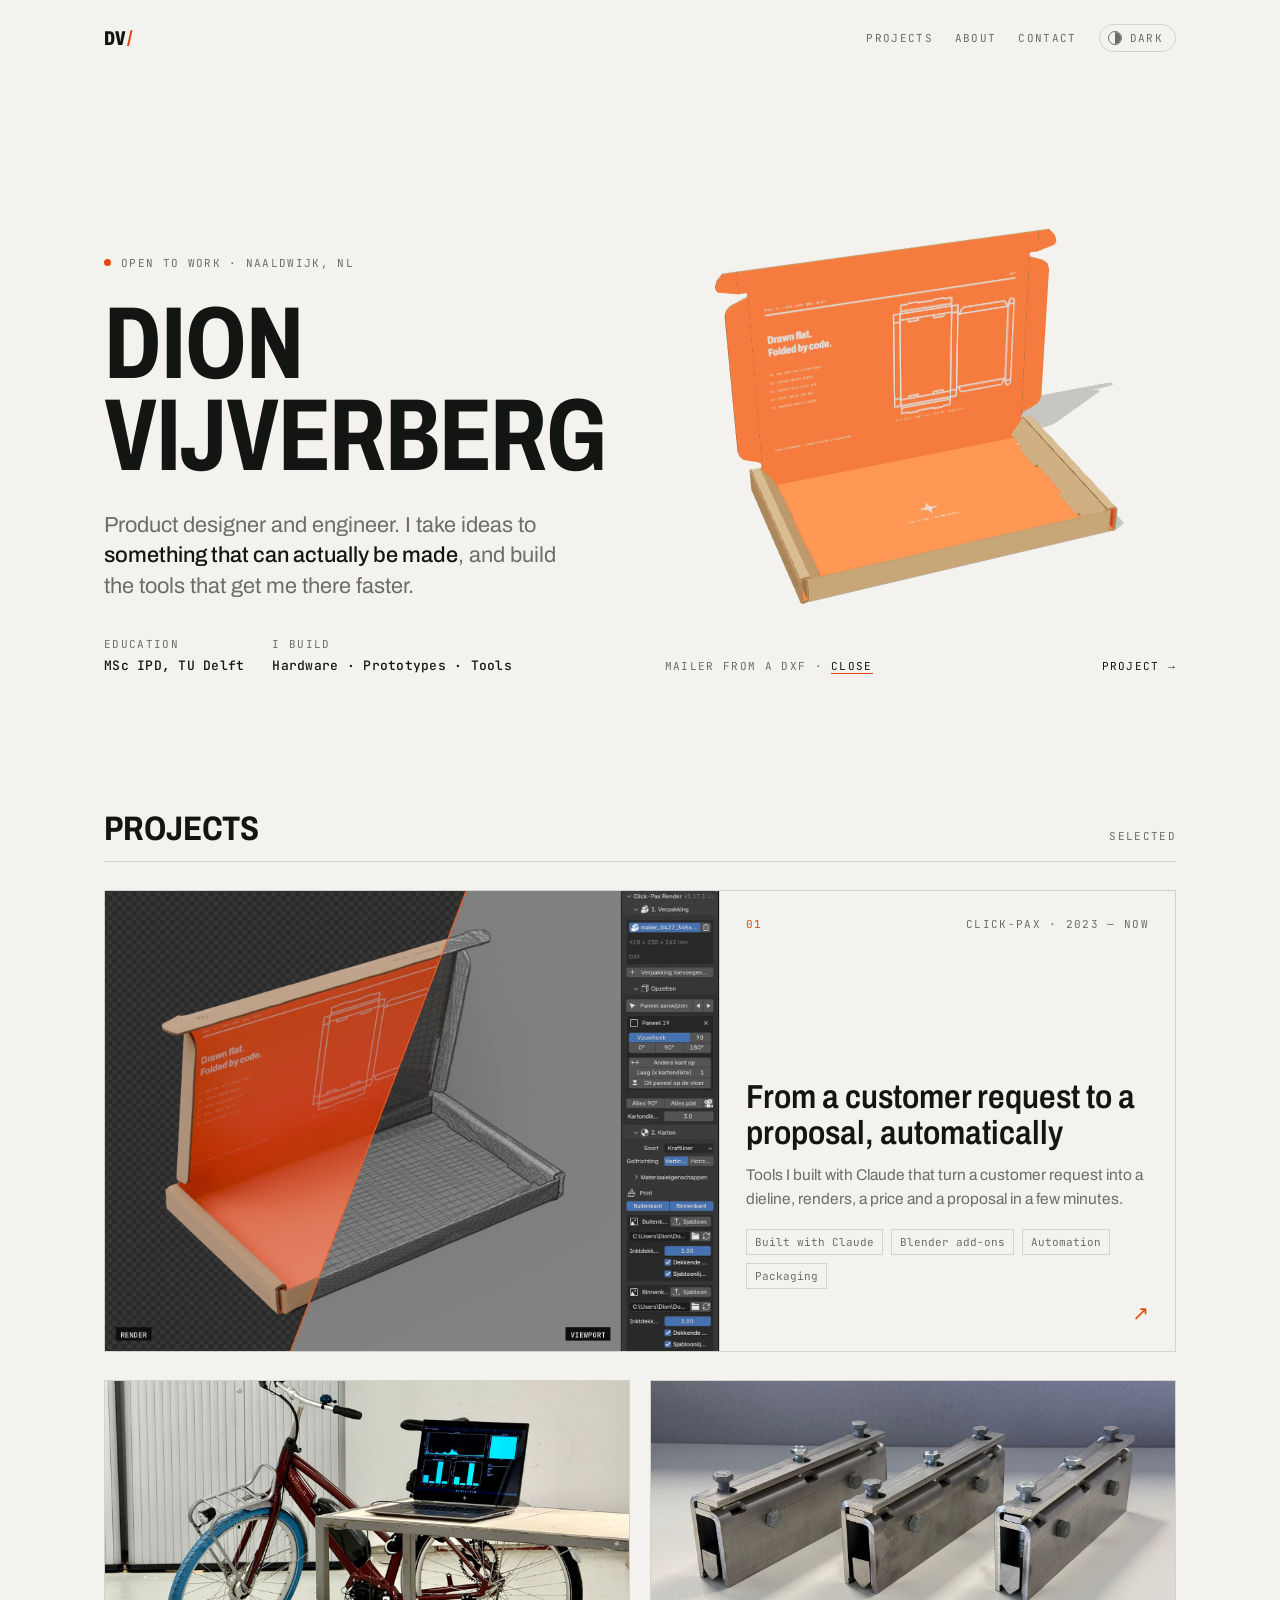
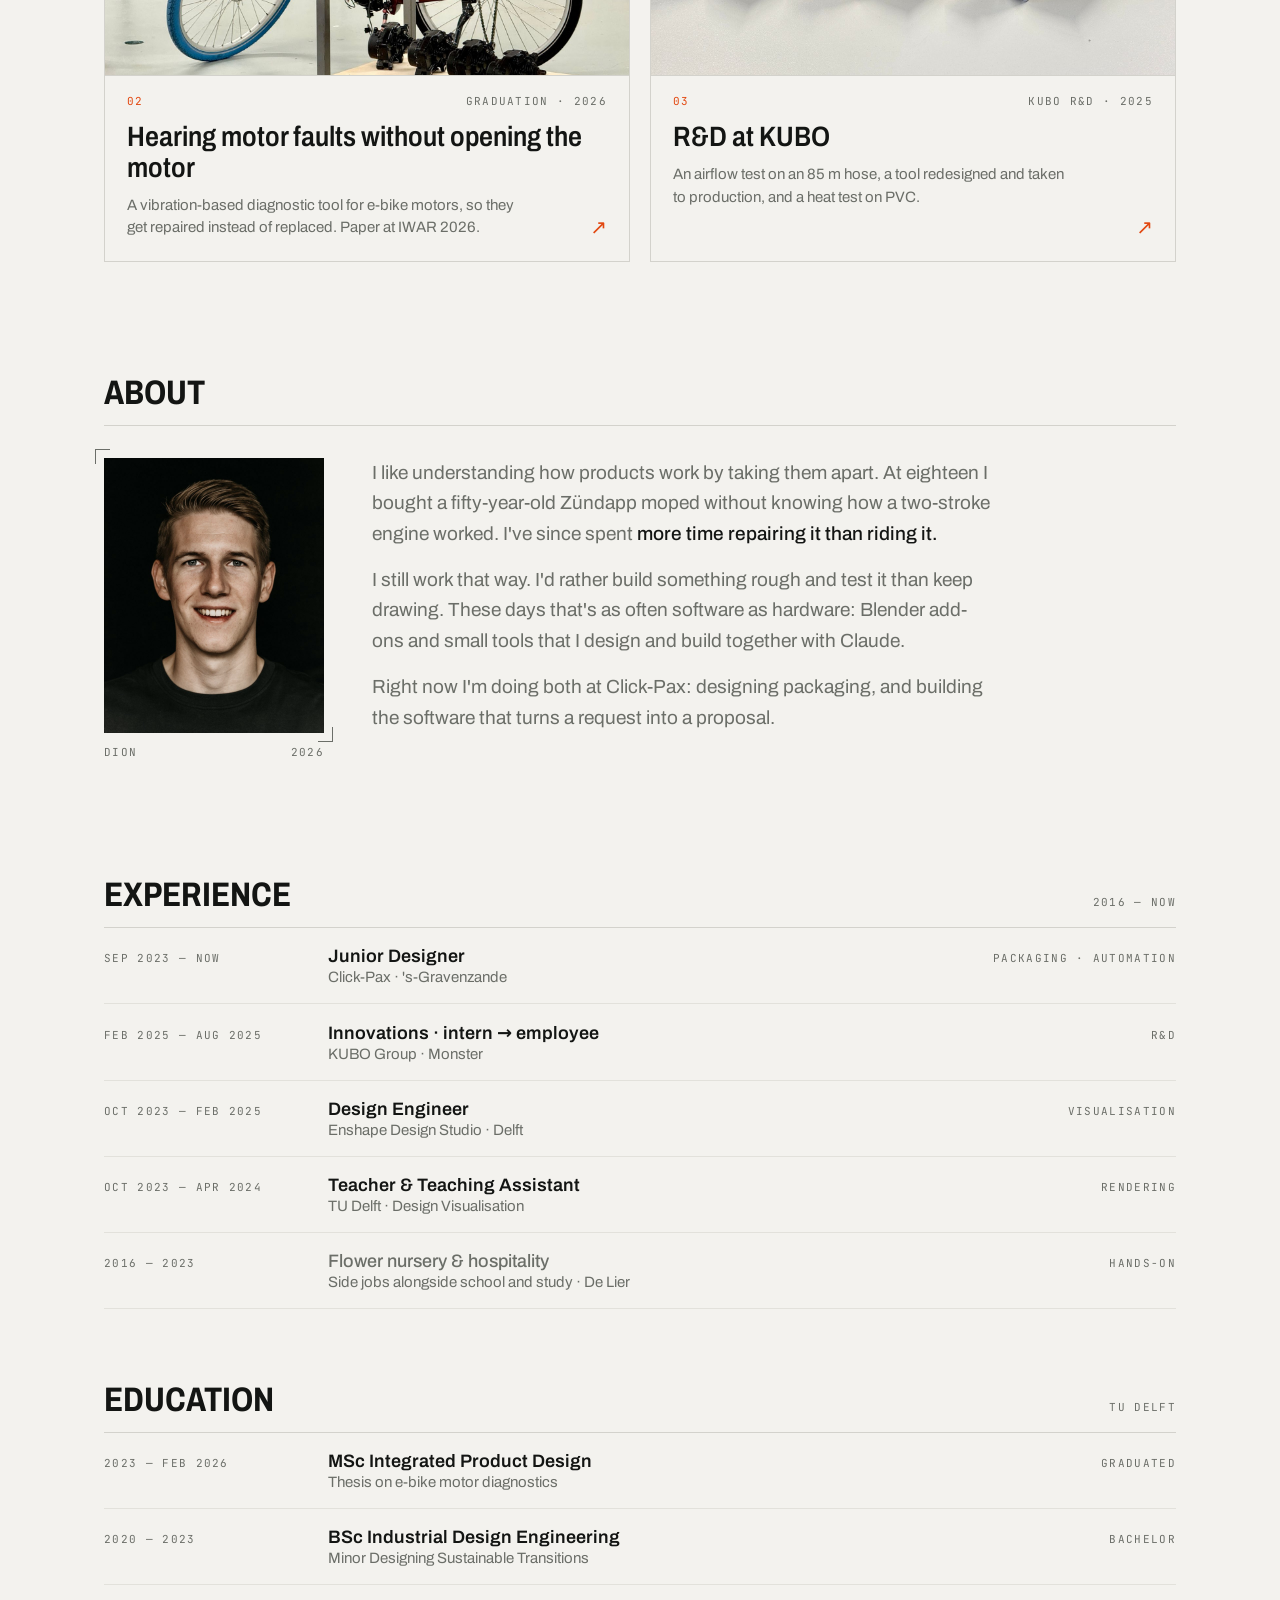
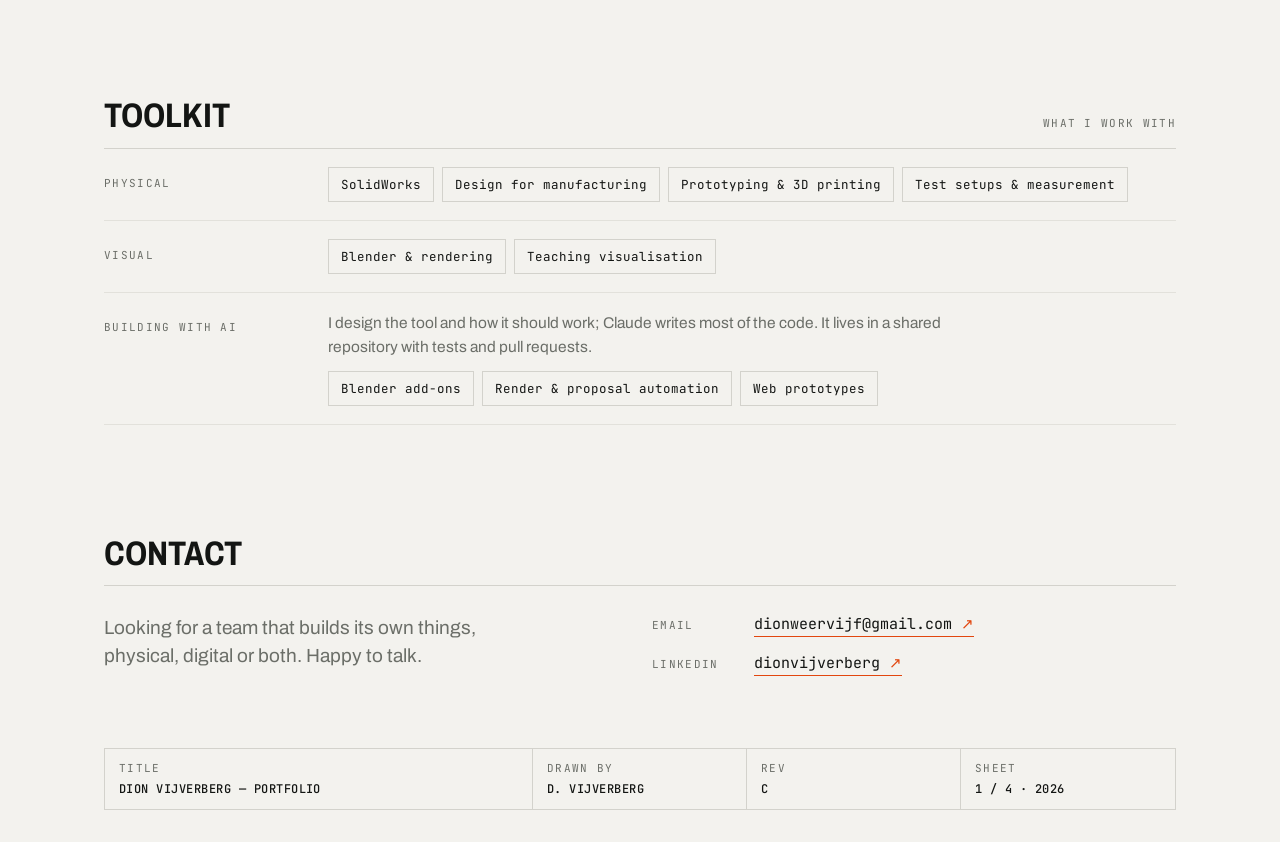
<file: index.html>
<!doctype html>
<html lang="en" data-theme="light">
<head>
  <meta charset="utf-8">
  <meta name="viewport" content="width=device-width, initial-scale=1">
  <title>Dion Vijverberg — Product designer and engineer</title>
  <meta name="description" content="Dion Vijverberg, product designer and engineer. I design and build products, physical and digital.">
  <script>try{var t=localStorage.getItem("theme");if(t)document.documentElement.dataset.theme=t}catch(e){}</script>
  <link rel="preload" href="/assets/fonts/archivo.woff2" as="font" type="font/woff2" crossorigin>
  <link rel="icon" href="/favicon.svg" type="image/svg+xml">
  <link rel="icon" href="/favicon.ico" sizes="32x32">
  <link rel="apple-touch-icon" href="/apple-touch-icon.png">
  <meta property="og:type" content="website">
  <meta property="og:title" content="Dion Vijverberg — Product designer and engineer">
  <meta property="og:description" content="Product designer and engineer. I design and build products, physical and digital.">
  <link rel="canonical" href="https://www.dionvijverberg.nl/">
  <meta property="og:url" content="https://www.dionvijverberg.nl/">
  <meta property="og:image" content="https://www.dionvijverberg.nl/og.png">
  <meta property="og:image:width" content="1200">
  <meta property="og:image:height" content="630">
  <meta name="twitter:card" content="summary_large_image">
  <meta name="theme-color" content="#f3f2ee">
  <link rel="stylesheet" href="/assets/styles.css">
  <link rel="stylesheet" href="/assets/m3d.css">
  <link rel="stylesheet" href="/assets/home.css">
  <script type="importmap">{"imports":{"three":"/assets/vendor/three/three.module.min.js","three/addons/":"/assets/vendor/three/addons/"}}</script>
</head>
<body>
  <div class="wrap">
    <header class="bar">
      <a class="mark" href="/">DV<i>/</i></a>
      <div class="bar-right">
        <nav class="mono">
          <a href="#projects">Projects</a>
          <a href="#about">About</a>
          <a href="#contact">Contact</a>
        </nav>
        <button class="theme-toggle mono" type="button" aria-label="Switch theme"><span class="knob"></span><span class="label">Dark</span></button>
      </div>
    </header>

    <main>
      <div class="hero home">
        <div>
          <div class="eyebrow"><span class="dot"></span><span class="mono">Open to work · Naaldwijk, NL</span></div>
          <h1>Dion<br>Vijverberg</h1>
          <p class="pitch">Product designer and engineer. I take ideas to <strong>something that can actually be made</strong>, and build the tools that get me there faster.</p>
          <div class="hero-meta">
            <div><span class="mono">Education</span><b>MSc IPD, TU Delft</b></div>
            <div><span class="mono">I build</span><b>Hardware · Prototypes · Tools</b></div>
          </div>
        </div>
        <figure class="fold hero-3d hero-fold" data-hero data-start="0.62" data-src="/assets/projects/click-pax/mailer-0427.json" data-tex-out="/assets/projects/click-pax/tex-out.webp" data-tex-in="/assets/projects/click-pax/tex-in.webp">
          <div class="fold-stage" role="img" aria-label="3D model of a kraft mailer box with a DV print, folded from its production dieline. Drag to rotate; the button folds and unfolds it."><span class="fold-status mono"></span></div>
          <figcaption class="mono"><span>Mailer from a DXF · <button class="fold-link" type="button" data-play>Unfold</button></span><a href="/projects/click-pax">Project →</a></figcaption>
        </figure>
      </div>

      <section id="projects">
        <div class="sec-head rv">
          <h2>Projects</h2>
          <span class="mono">Selected</span>
        </div>

        <a class="feature rv" href="/projects/click-pax">
          <div class="img img-render"><img src="/assets/projects/click-pax/r/card-blender.webp" alt="The mailer in Blender with the Click-Pax Render panel: on the left the final render, on the right the folded model in the viewport" width="1600" height="1200" loading="lazy" decoding="async"></div>
          <div class="txt">
            <div class="top"><span class="mono hot">01</span><span class="mono">Click-Pax · 2023 — now</span></div>
            <h3>From a customer request to a proposal, automatically</h3>
            <p>Tools I built with Claude that turn a customer request into a dieline, renders, a price and a proposal in a few minutes.</p>
            <div class="tags"><span>Built with Claude</span><span>Blender add-ons</span><span>Automation</span><span>Packaging</span></div>
            <span class="go">↗</span>
          </div>
        </a>

        <div class="projects">
          <a class="project card-img rv" href="/projects/e-bike-diagnostics">
            <div class="thumb"><img src="/assets/projects/e-bike/test-bench.jpg" alt="" width="1600" height="1106" loading="lazy"></div>
            <div class="top"><span class="mono hot">02</span><span class="mono">Graduation · 2026</span></div>
            <h3>Hearing motor faults without opening the motor</h3>
            <p>A vibration-based diagnostic tool for e-bike motors, so they get repaired instead of replaced. Paper at IWAR 2026.</p>
            <span class="go">↗</span>
          </a>
          <a class="project card-img rv" href="/projects/kubo-rnd">
            <div class="thumb"><img src="/assets/projects/kubo/tools.jpg" alt="" width="1600" height="1200" loading="lazy"></div>
            <div class="top"><span class="mono hot">03</span><span class="mono">KUBO R&amp;D · 2025</span></div>
            <h3>R&amp;D at KUBO</h3>
            <p>An airflow test on an 85 m hose, a tool redesigned and taken to production, and a heat test on PVC.</p>
            <span class="go">↗</span>
          </a>
        </div>
      </section>

      <section id="about">
        <div class="sec-head rv">
          <h2>About</h2>
        </div>
        <div class="about">
          <figure class="portrait rv">
            <div class="frame"><img src="/assets/dion.jpg" alt="Portrait of Dion Vijverberg" width="880" height="1100" loading="lazy"></div>
            <figcaption class="mono"><span>Dion</span><span>2026</span></figcaption>
          </figure>
          <div class="about-text rv">
            <p>I like understanding how products work by taking them apart. At eighteen I bought a fifty-year-old Zündapp moped without knowing how a two-stroke engine worked. I've since spent <strong>more time repairing it than riding it.</strong></p>
            <p>I still work that way. I'd rather build something rough and test it than keep drawing. These days that's as often software as hardware: Blender add-ons and small tools that I design and build together with Claude.</p>
            <p>Right now I'm doing both at Click-Pax: designing packaging, and building the software that turns a request into a proposal.</p>
          </div>
        </div>
      </section>

      <section id="experience">
        <div class="sec-head rv">
          <h2>Experience</h2>
          <span class="mono">2016 — now</span>
        </div>
        <ul class="exp">
          <li class="rv">
            <span class="mono">Sep 2023 — now</span>
            <div><div class="role">Junior Designer</div><div class="org">Click-Pax · 's-Gravenzande</div></div>
            <span class="mono">Packaging · Automation</span>
          </li>
          <li class="rv">
            <span class="mono">Feb 2025 — Aug 2025</span>
            <div><div class="role">Innovations · intern → employee</div><div class="org">KUBO Group · Monster</div></div>
            <span class="mono">R&amp;D</span>
          </li>
          <li class="rv">
            <span class="mono">Oct 2023 — Feb 2025</span>
            <div><div class="role">Design Engineer</div><div class="org">Enshape Design Studio · Delft</div></div>
            <span class="mono">Visualisation</span>
          </li>
          <li class="rv">
            <span class="mono">Oct 2023 — Apr 2024</span>
            <div><div class="role">Teacher &amp; Teaching Assistant</div><div class="org">TU Delft · Design Visualisation</div></div>
            <span class="mono">Rendering</span>
          </li>
          <li class="rv earlier">
            <span class="mono">2016 — 2023</span>
            <div><div class="role">Flower nursery &amp; hospitality</div><div class="org">Side jobs alongside school and study · De Lier</div></div>
            <span class="mono">Hands-on</span>
          </li>
        </ul>
      </section>

      <section id="education">
        <div class="sec-head rv">
          <h2>Education</h2>
          <span class="mono">TU Delft</span>
        </div>
        <ul class="exp">
          <li class="rv">
            <span class="mono">2023 — Feb 2026</span>
            <div><div class="role">MSc Integrated Product Design</div><div class="org">Thesis on e-bike motor diagnostics</div></div>
            <span class="mono">Graduated</span>
          </li>
          <li class="rv">
            <span class="mono">2020 — 2023</span>
            <div><div class="role">BSc Industrial Design Engineering</div><div class="org">Minor Designing Sustainable Transitions</div></div>
            <span class="mono">Bachelor</span>
          </li>
        </ul>
      </section>

      <section id="skills">
        <div class="sec-head rv">
          <h2>Toolkit</h2>
          <span class="mono">What I work with</span>
        </div>
        <ul class="exp tools">
          <li class="rv">
            <span class="mono">Physical</span>
            <div class="skills"><span>SolidWorks</span><span>Design for manufacturing</span><span>Prototyping &amp; 3D printing</span><span>Test setups &amp; measurement</span></div>
          </li>
          <li class="rv">
            <span class="mono">Visual</span>
            <div class="skills"><span>Blender &amp; rendering</span><span>Teaching visualisation</span></div>
          </li>
          <li class="rv">
            <span class="mono">Building with AI</span>
            <div>
              <p class="tools-note">I design the tool and how it should work; Claude writes most of the code. It lives in a shared repository with tests and pull requests.</p>
              <div class="skills"><span>Blender add-ons</span><span>Render &amp; proposal automation</span><span>Web prototypes</span></div>
            </div>
          </li>
        </ul>
      </section>

      <section class="contact" id="contact">
        <div class="sec-head rv">
          <h2>Contact</h2>
        </div>
        <div class="contact-grid rv">
          <p class="contact-sub">Looking for a team that builds its own things, physical, digital or both. Happy to talk.</p>
          <ul class="contact-links">
            <li><span class="mono">Email</span><a class="mail" href="mailto:dionweervijf@gmail.com">dionweervijf@gmail.com <span class="hot">↗</span></a></li>
            <li><span class="mono">LinkedIn</span><a class="mail" href="https://www.linkedin.com/in/dionvijverberg/" target="_blank" rel="noopener">dionvijverberg <span class="hot">↗</span></a></li>
          </ul>
        </div>
      </section>
    </main>

    <footer>
      <div class="tblock">
        <div><span class="mono">Title</span><b>Dion Vijverberg — Portfolio</b></div>
        <div><span class="mono">Drawn by</span><b>D. Vijverberg</b></div>
        <div><span class="mono">Rev</span><b>C</b></div>
        <div><span class="mono">Sheet</span><b>1 / 4 · <span id="yr">2026</span></b></div>
      </div>
    </footer>
  </div>
  <script src="/assets/site.js"></script>
  <script type="module" src="/assets/projects/click-pax/mailer-fold.js"></script>
</body>
</html>
</file>
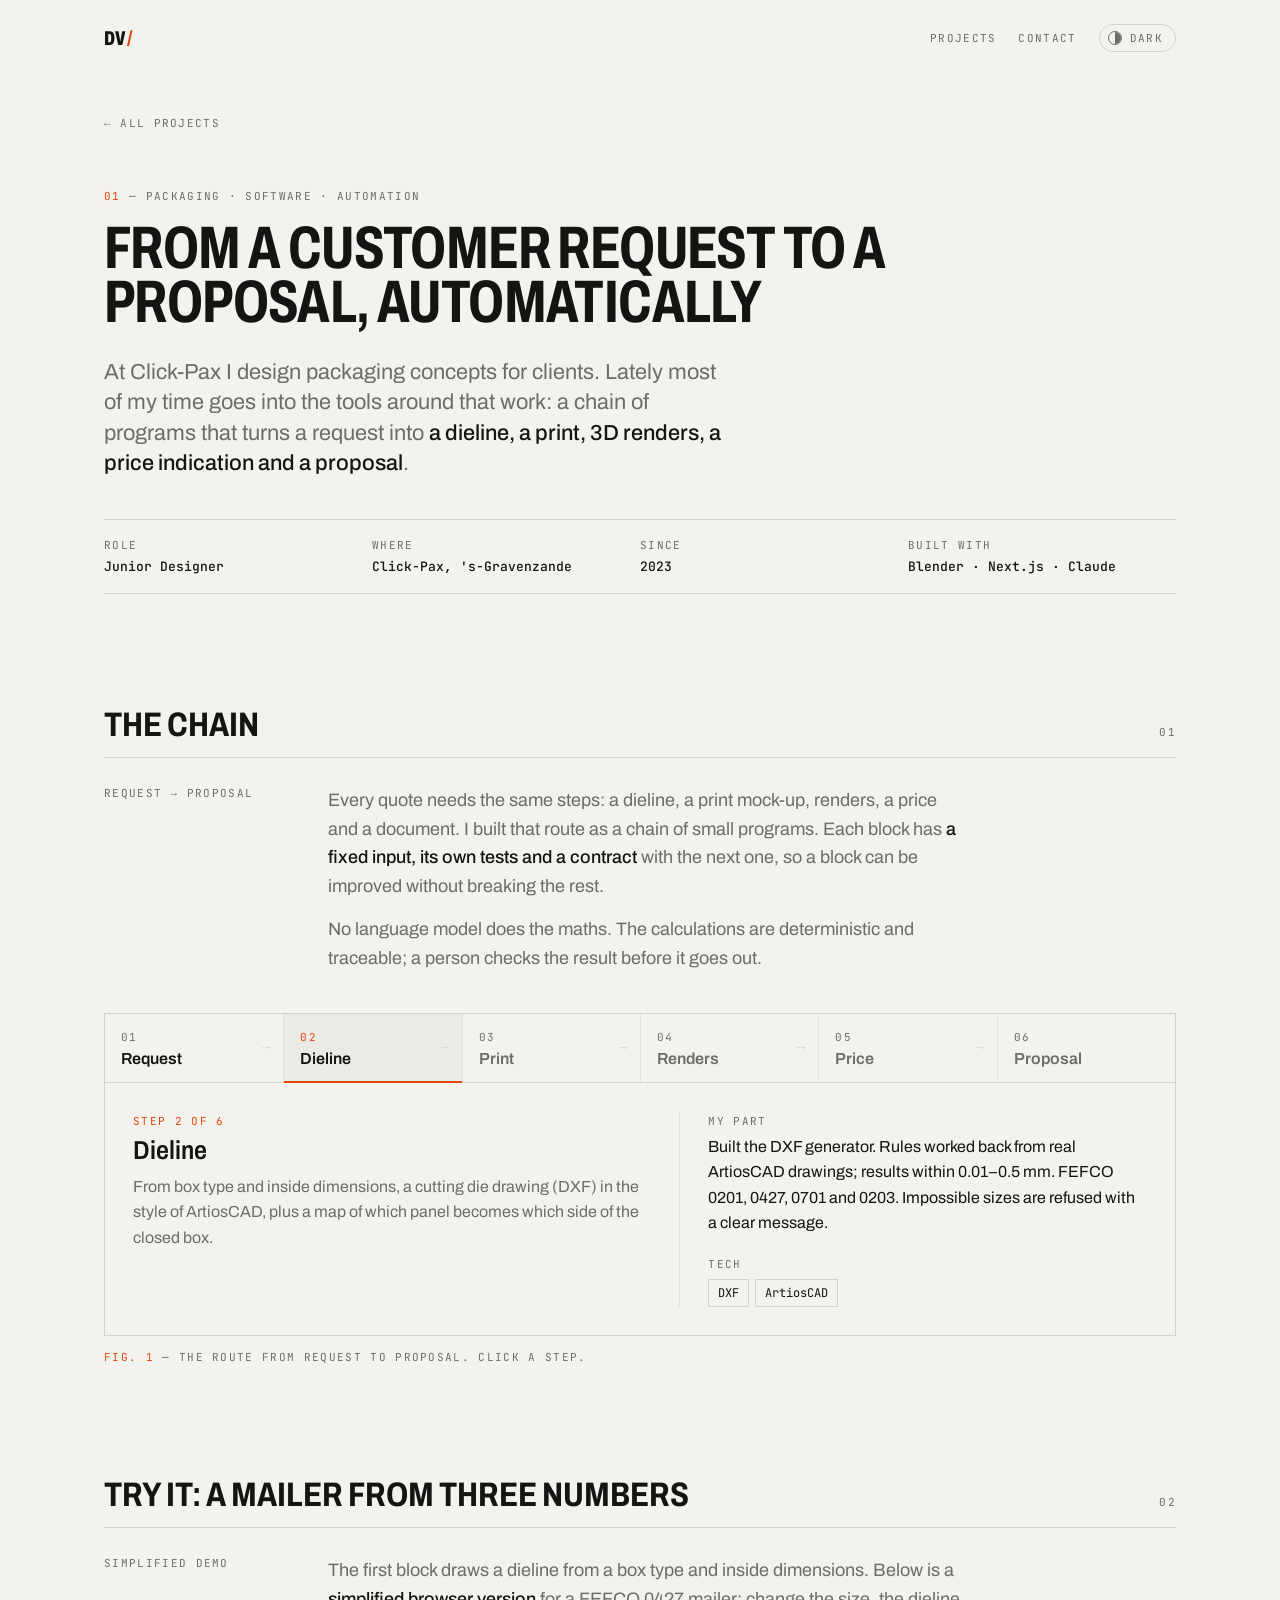
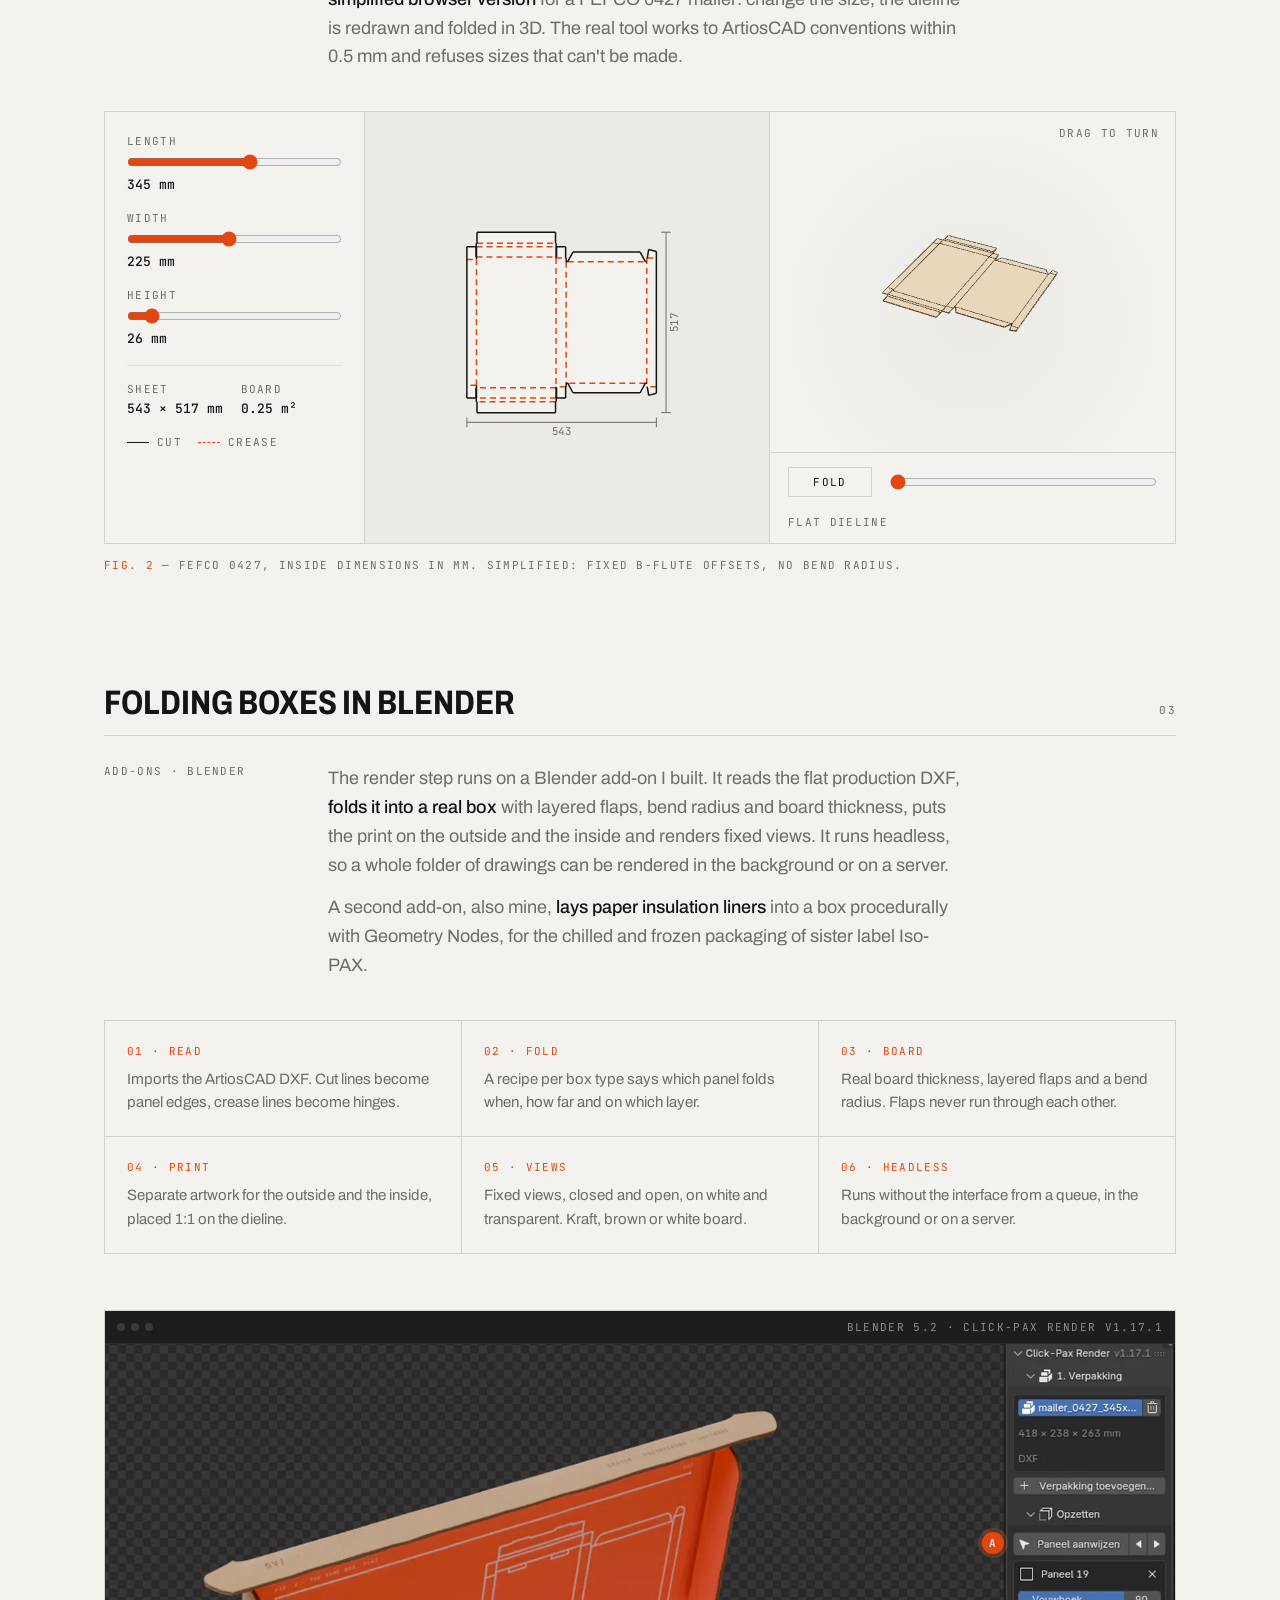
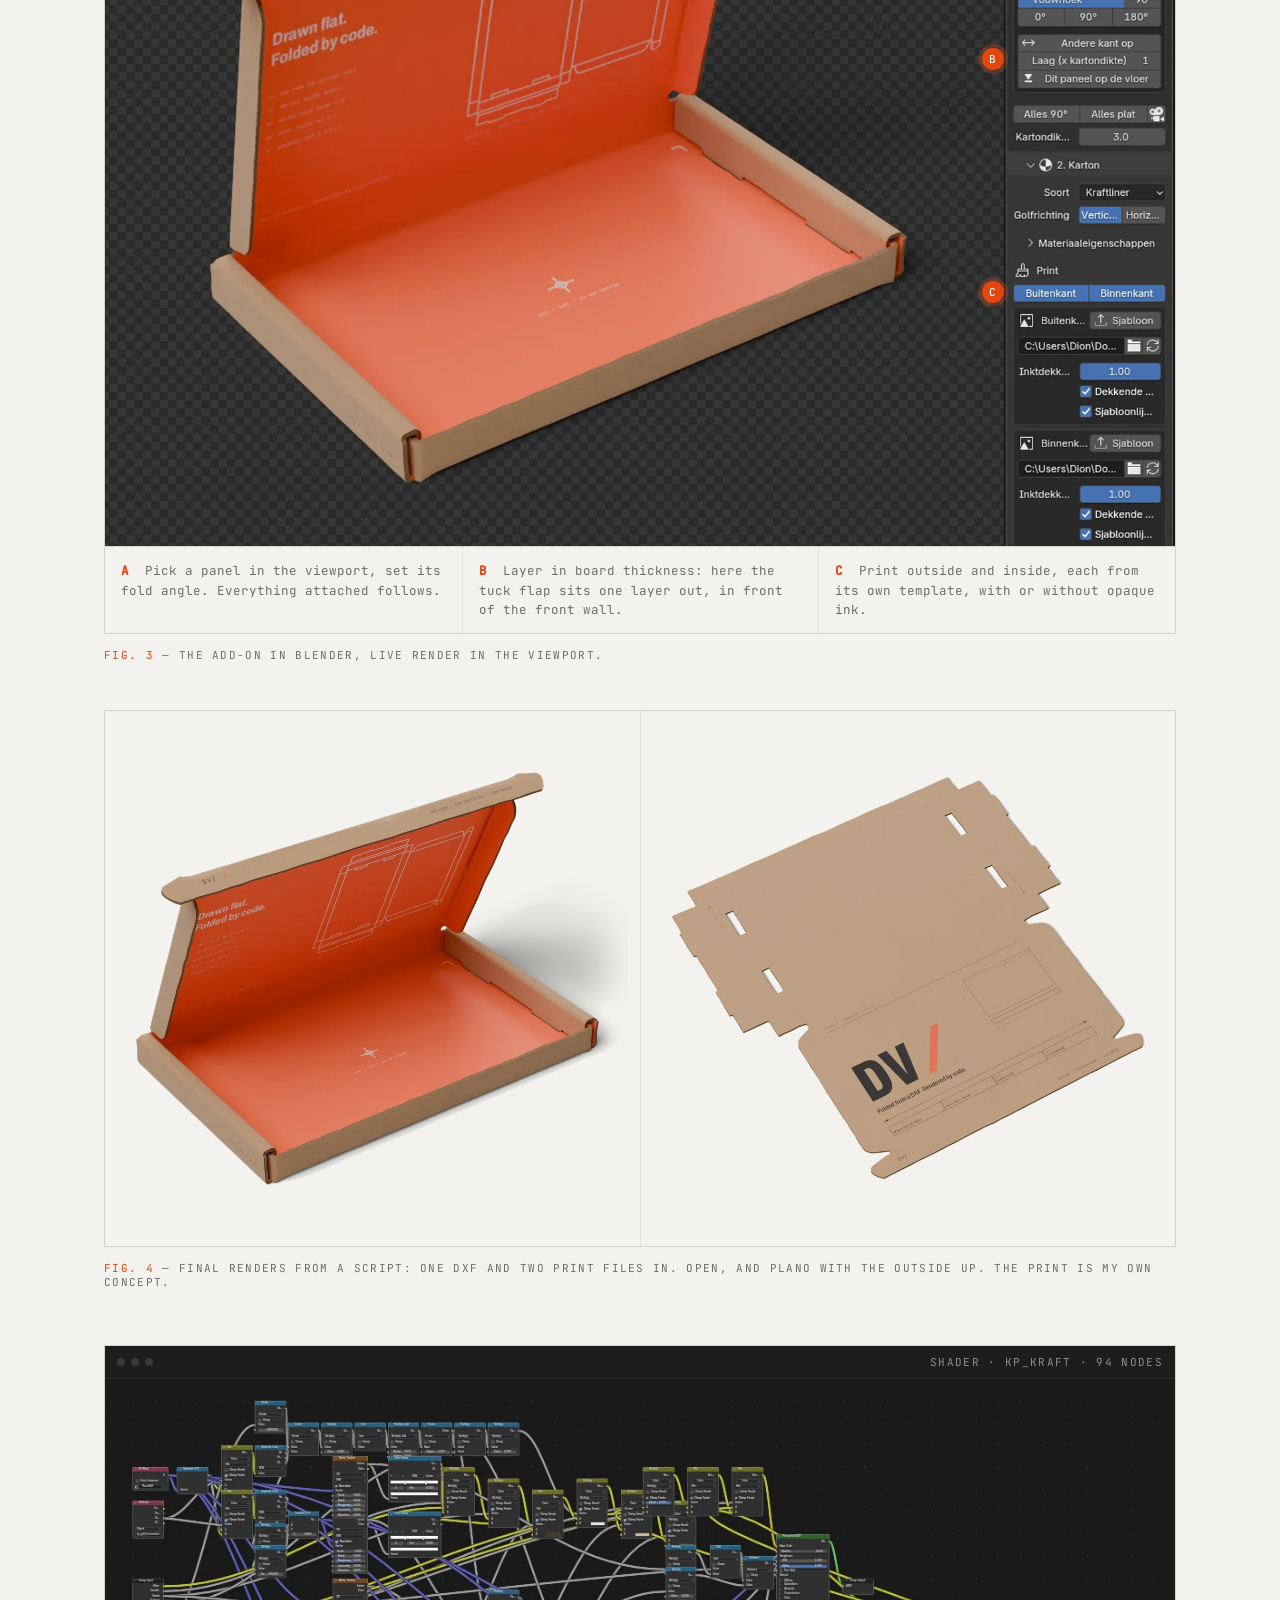
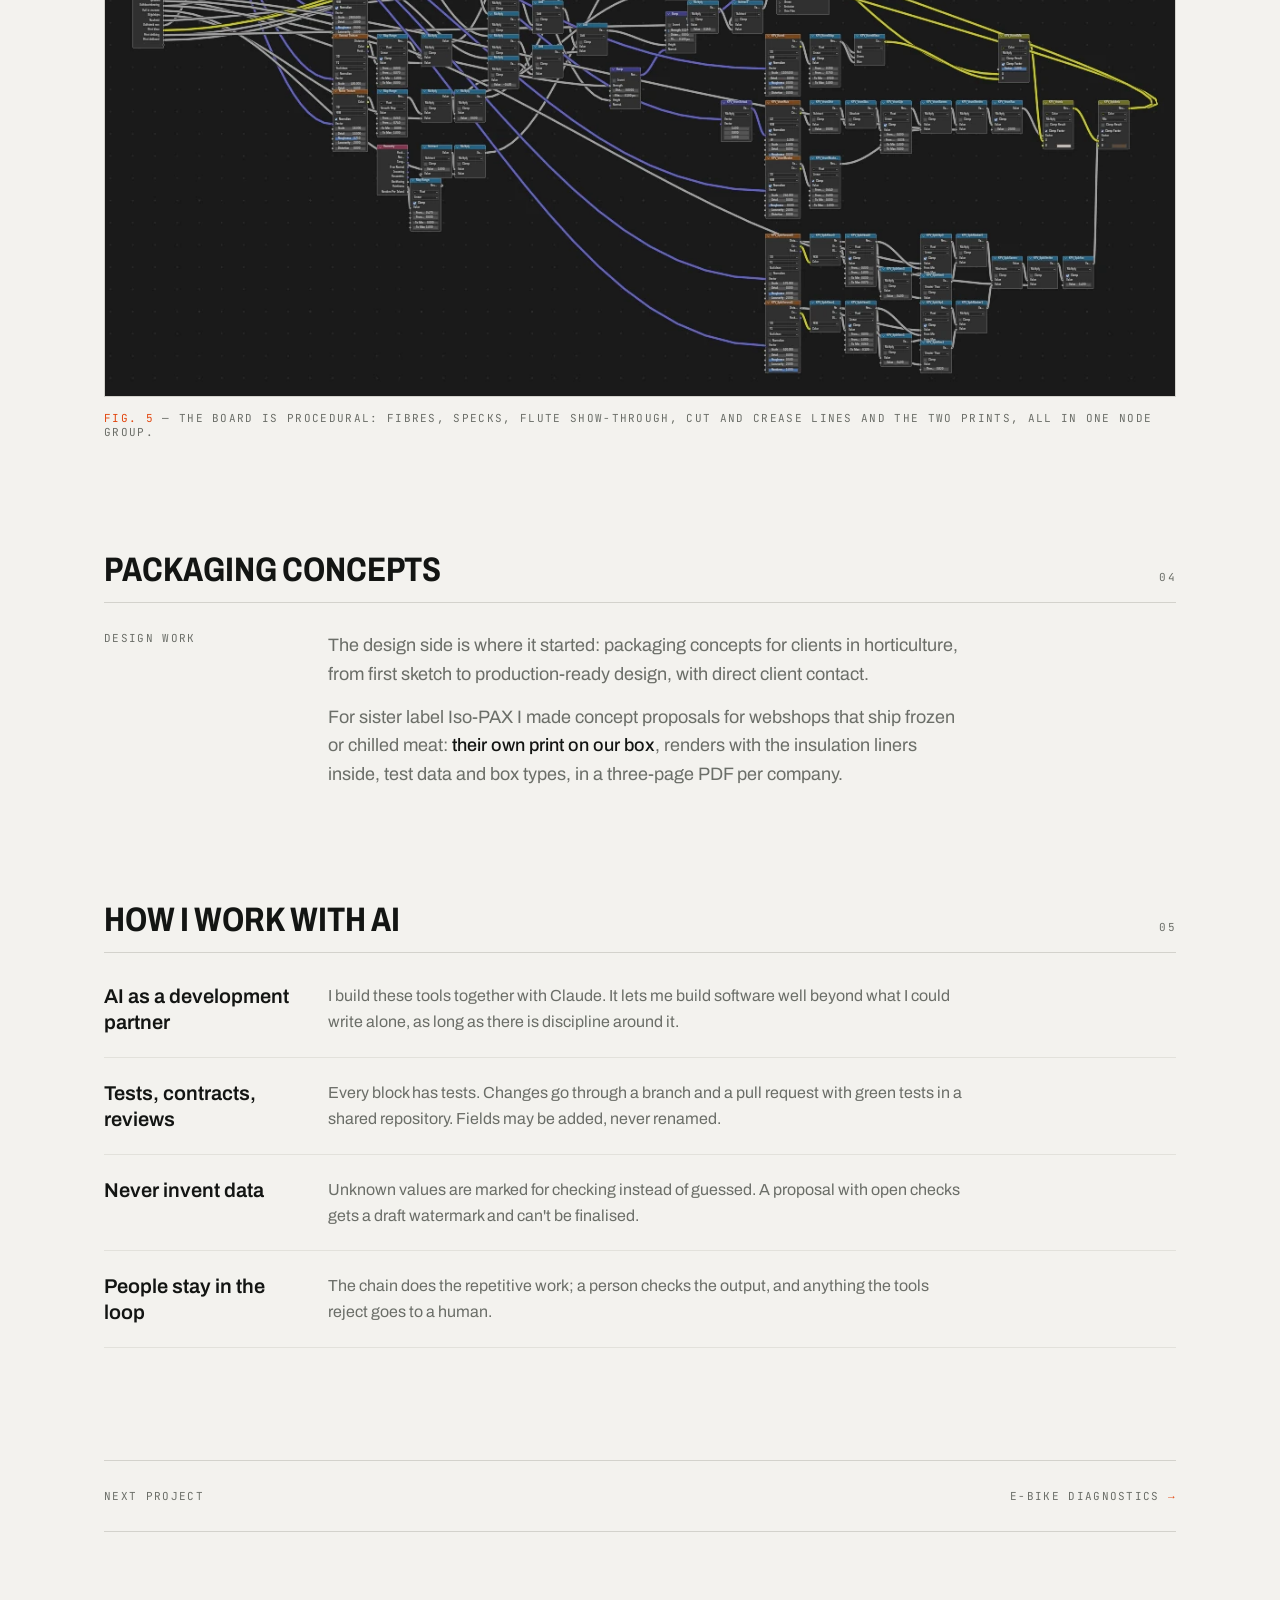
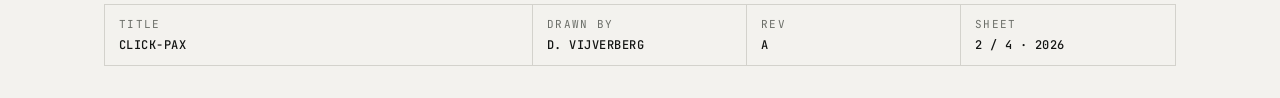
<file: projects/click-pax.html>
<!doctype html>
<html lang="en" data-theme="light">
<head>
  <meta charset="utf-8">
  <meta name="viewport" content="width=device-width, initial-scale=1">
  <title>Click-Pax: packaging and the software behind it — Dion Vijverberg</title>
  <meta name="description" content="Packaging concepts at Click-Pax, and a chain of tools that turns a customer request into a dieline, renders, a price indication and a proposal.">
  <script>try{var t=localStorage.getItem("theme");if(t)document.documentElement.dataset.theme=t}catch(e){}</script>
  <link rel="preload" href="/assets/fonts/archivo.woff2" as="font" type="font/woff2" crossorigin>
  <link rel="icon" href="/favicon.svg" type="image/svg+xml">
  <link rel="icon" href="/favicon.ico" sizes="32x32">
  <link rel="apple-touch-icon" href="/apple-touch-icon.png">
  <meta property="og:type" content="website">
  <meta property="og:title" content="Click-Pax: packaging and the software behind it — Dion Vijverberg">
  <meta property="og:description" content="A chain of tools that turns a customer request into a dieline, renders, a price indication and a proposal.">
  <link rel="canonical" href="https://www.dionvijverberg.nl/projects/click-pax">
  <meta property="og:url" content="https://www.dionvijverberg.nl/projects/click-pax">
  <meta property="og:image" content="https://www.dionvijverberg.nl/og.png">
  <meta property="og:image:width" content="1200">
  <meta property="og:image:height" content="630">
  <meta name="twitter:card" content="summary_large_image">
  <meta name="theme-color" content="#f3f2ee">
  <link rel="stylesheet" href="/assets/styles.css">
  <script type="importmap">{"imports":{"three":"/assets/vendor/three/three.module.min.js","three/addons/":"/assets/vendor/three/addons/"}}</script>
  <link rel="stylesheet" href="/assets/project.css">
  <link rel="stylesheet" href="/assets/projects/click-pax/click-pax.css">
</head>
<body>
  <div class="wrap">
    <header class="bar">
      <a class="mark" href="/">DV<i>/</i></a>
      <div class="bar-right">
        <nav class="mono">
          <a href="/#projects">Projects</a>
          <a href="/#contact">Contact</a>
        </nav>
        <button class="theme-toggle mono" type="button" aria-label="Switch theme"><span class="knob"></span><span class="label">Dark</span></button>
      </div>
    </header>

    <main>
      <a class="back mono" href="/#projects">← All projects</a>

      <div class="p-head">
        <span class="mono"><span class="hot">01</span> — Packaging · software · automation</span>
        <h1>From a customer request to a proposal, automatically</h1>
        <p class="pitch">At Click-Pax I design packaging concepts for clients. Lately most of my time goes into the tools around that work: a chain of programs that turns a request into <strong>a dieline, a print, 3D renders, a price indication and a proposal</strong>.</p>
      </div>

      <div class="spec">
        <div><span class="mono">Role</span><b>Junior Designer</b></div>
        <div><span class="mono">Where</span><b>Click-Pax, 's-Gravenzande</b></div>
        <div><span class="mono">Since</span><b>2023</b></div>
        <div><span class="mono">Built with</span><b>Blender · Next.js · Claude</b></div>
      </div>

      <!-- ===================== 01 THE CHAIN ===================== -->
      <section class="chapter" id="chain">
        <div class="sec-head rv"><h2>The chain</h2><span class="mono">01</span></div>
        <div class="lede rv">
          <span class="mono">Request → proposal</span>
          <div>
            <p>Every quote needs the same steps: a dieline, a print mock-up, renders, a price and a document. I built that route as a chain of small programs. Each block has <strong>a fixed input, its own tests and a contract</strong> with the next one, so a block can be improved without breaking the rest.</p>
            <p>No language model does the maths. The calculations are deterministic and traceable; a person checks the result before it goes out.</p>
          </div>
        </div>

        <div class="chain rv" id="chain-ui">
          <ol class="chain-steps" role="tablist" aria-label="Pipeline steps"></ol>
          <div class="chain-detail" aria-live="polite">
            <div>
              <span class="mono hot" id="cd-n"></span>
              <h3 id="cd-t"></h3>
              <p id="cd-p"></p>
            </div>
            <div class="chain-meta">
              <div><span class="mono">My part</span><p id="cd-me"></p></div>
              <div><span class="mono">Tech</span><div class="chips" id="cd-tech"></div></div>
            </div>
          </div>
        </div>
        <p class="mono" style="margin-top:14px"><span class="hot">Fig. 1</span> — The route from request to proposal. Click a step.</p>
      </section>

      <!-- ===================== 02 TRY IT ===================== -->
      <section class="chapter" id="dieline">
        <div class="sec-head rv"><h2>Try it: a mailer from three numbers</h2><span class="mono">02</span></div>
        <div class="lede rv">
          <span class="mono">Simplified demo</span>
          <div>
            <p>The first block draws a dieline from a box type and inside dimensions. Below is a <strong>simplified browser version</strong> for a FEFCO 0427 mailer: change the size, the dieline is redrawn and folded in 3D. The real tool works to ArtiosCAD conventions within 0.5 mm and refuses sizes that can't be made.</p>
          </div>
        </div>

        <div class="die fold rv" data-gen="0427">
          <div class="die-controls">
            <label><span class="mono">Length</span><input type="range" min="200" max="450" step="5" value="345" data-k="L"><b data-v="L"></b></label>
            <label><span class="mono">Width</span><input type="range" min="140" max="320" step="5" value="225" data-k="W"><b data-v="W"></b></label>
            <label><span class="mono">Height</span><input type="range" min="20" max="90" step="1" value="26" data-k="H"><b data-v="H"></b></label>
            <div class="die-out">
              <div><span class="mono">Sheet</span><b data-out="sheet"></b></div>
              <div><span class="mono">Board</span><b data-out="area"></b></div>
            </div>
            <div class="die-legend mono"><span><i class="cut"></i>Cut</span><span><i class="crease"></i>Crease</span></div>
          </div>
          <div class="die-panes">
            <div class="die-stage"><svg data-svg role="img" aria-label="FEFCO 0427 dieline"></svg></div>
            <div class="fold-pane">
              <div class="fold-stage" role="img" aria-label="3D model of the mailer from the dieline on the left; it folds with the slider below.">
                <span class="fold-status mono">Loading 3D view</span>
                <span class="fold-hint mono">Drag to turn</span>
              </div>
              <div class="fold-bar">
                <button class="fold-play mono" type="button" data-play>Fold</button>
                <input type="range" min="0" max="1000" value="0" data-fold aria-label="Fold progress">
                <span class="mono fold-step" data-step aria-live="polite"></span>
              </div>
            </div>
          </div>
        </div>
        <p class="mono cap"><span class="hot">Fig. 2</span> — FEFCO 0427, inside dimensions in mm. Simplified: fixed B-flute offsets, no bend radius.</p>
      </section>

      <!-- ===================== 03 RENDERS ===================== -->
      <section class="chapter" id="renders">
        <div class="sec-head rv"><h2>Folding boxes in Blender</h2><span class="mono">03</span></div>
        <div class="lede rv">
          <span class="mono">Add-ons · Blender</span>
          <div>
            <p>The render step runs on a Blender add-on I built. It reads the flat production DXF, <strong>folds it into a real box</strong> with layered flaps, bend radius and board thickness, puts the print on the outside and the inside and renders fixed views. It runs headless, so a whole folder of drawings can be rendered in the background or on a server.</p>
            <p>A second add-on, also mine, <strong>lays paper insulation liners</strong> into a box procedurally with Geometry Nodes, for the chilled and frozen packaging of sister label Iso-PAX.</p>
          </div>
        </div>

        <ul class="addon-feats rv">
          <li><span class="mono">01 · Read</span><p>Imports the ArtiosCAD DXF. Cut lines become panel edges, crease lines become hinges.</p></li>
          <li><span class="mono">02 · Fold</span><p>A recipe per box type says which panel folds when, how far and on which layer.</p></li>
          <li><span class="mono">03 · Board</span><p>Real board thickness, layered flaps and a bend radius. Flaps never run through each other.</p></li>
          <li><span class="mono">04 · Print</span><p>Separate artwork for the outside and the inside, placed 1:1 on the dieline.</p></li>
          <li><span class="mono">05 · Views</span><p>Fixed views, closed and open, on white and transparent. Kraft, brown or white board.</p></li>
          <li><span class="mono">06 · Headless</span><p>Runs without the interface from a queue, in the background or on a server.</p></li>
        </ul>

        <figure class="shot rv">
          <div class="shot-bar mono"><span><i></i><i></i><i></i></span><span>Blender 5.2 · Click-Pax Render v1.17.1</span></div>
          <div class="shot-img">
            <img src="/assets/projects/click-pax/r/blender-ui.webp" width="1600" height="1200" alt="Blender viewport with the mailer open and the Click-Pax Render panel: panel 19, fold angle 90, layer 1, print on outside and inside" loading="lazy" decoding="async">
            <span class="pin mono" style="left:83%;top:24.8%">A</span>
            <span class="pin mono" style="left:83%;top:39.3%">B</span>
            <span class="pin mono" style="left:83%;top:68.3%">C</span>
          </div>
        </figure>
        <ol class="pins mono">
          <li><b>A</b> Pick a panel in the viewport, set its fold angle. Everything attached follows.</li>
          <li><b>B</b> Layer in board thickness: here the tuck flap sits one layer out, in front of the front wall.</li>
          <li><b>C</b> Print outside and inside, each from its own template, with or without opaque ink.</li>
        </ol>
        <p class="mono cap"><span class="hot">Fig. 3</span> — The add-on in Blender, live render in the viewport.</p>

        <div class="duo rv">
          <figure><img src="/assets/projects/click-pax/r/open.webp" width="1000" height="1000" alt="Open mailer, orange inside print with the dieline drawn in white" loading="lazy" decoding="async"></figure>
          <figure><img src="/assets/projects/click-pax/r/plano.webp" width="1000" height="1000" alt="The flat sheet, outside print up" loading="lazy" decoding="async"></figure>
        </div>
        <p class="mono cap"><span class="hot">Fig. 4</span> — Final renders from a script: one DXF and two print files in. Open, and plano with the outside up. The print is my own concept.</p>

        <figure class="shot shot-nodes rv">
          <div class="shot-bar mono"><span><i></i><i></i><i></i></span><span>Shader · KP_Kraft · 94 nodes</span></div>
          <img src="/assets/projects/click-pax/r/blender-nodes.webp" width="1180" height="680" alt="Node graph of the procedural kraft board material" loading="lazy" decoding="async">
        </figure>
        <p class="mono cap"><span class="hot">Fig. 5</span> — The board is procedural: fibres, specks, flute show-through, cut and crease lines and the two prints, all in one node group.</p>
      </section>

      <!-- ===================== 04 CONCEPTS ===================== -->
      <section class="chapter" id="concepts">
        <div class="sec-head rv"><h2>Packaging concepts</h2><span class="mono">04</span></div>
        <div class="lede rv">
          <span class="mono">Design work</span>
          <div>
            <p>The design side is where it started: packaging concepts for clients in horticulture, from first sketch to production-ready design, with direct client contact.</p>
            <p>For sister label Iso-PAX I made concept proposals for webshops that ship frozen or chilled meat: <strong>their own print on our box</strong>, renders with the insulation liners inside, test data and box types, in a three-page PDF per company.</p>
          </div>
        </div>
      </section>

      <!-- ===================== 05 AI ===================== -->
      <section class="chapter" id="ai">
        <div class="sec-head rv"><h2>How I work with AI</h2><span class="mono">05</span></div>
        <ul class="findings">
          <li class="rv"><h3>AI as a development partner</h3><p>I build these tools together with Claude. It lets me build software well beyond what I could write alone, as long as there is discipline around it.</p></li>
          <li class="rv"><h3>Tests, contracts, reviews</h3><p>Every block has tests. Changes go through a branch and a pull request with green tests in a shared repository. Fields may be added, never renamed.</p></li>
          <li class="rv"><h3>Never invent data</h3><p>Unknown values are marked for checking instead of guessed. A proposal with open checks gets a draft watermark and can't be finalised.</p></li>
          <li class="rv"><h3>People stay in the loop</h3><p>The chain does the repetitive work; a person checks the output, and anything the tools reject goes to a human.</p></li>
        </ul>
      </section>

      <a class="next" href="/projects/e-bike-diagnostics">
        <span class="mono">Next project</span>
        <span class="mono">E-bike diagnostics <span class="hot">→</span></span>
      </a>
    </main>

    <footer style="margin-top: 72px;">
      <div class="tblock">
        <div><span class="mono">Title</span><b>Click-Pax</b></div>
        <div><span class="mono">Drawn by</span><b>D. Vijverberg</b></div>
        <div><span class="mono">Rev</span><b>A</b></div>
        <div><span class="mono">Sheet</span><b>2 / 4 · <span id="yr">2026</span></b></div>
      </div>
    </footer>
  </div>
  <script src="/assets/site.js"></script>
  <script src="/assets/projects/click-pax/click-pax.js"></script>
  <script type="module" src="/assets/projects/click-pax/mailer-fold.js"></script>
</body>
</html>
</file>
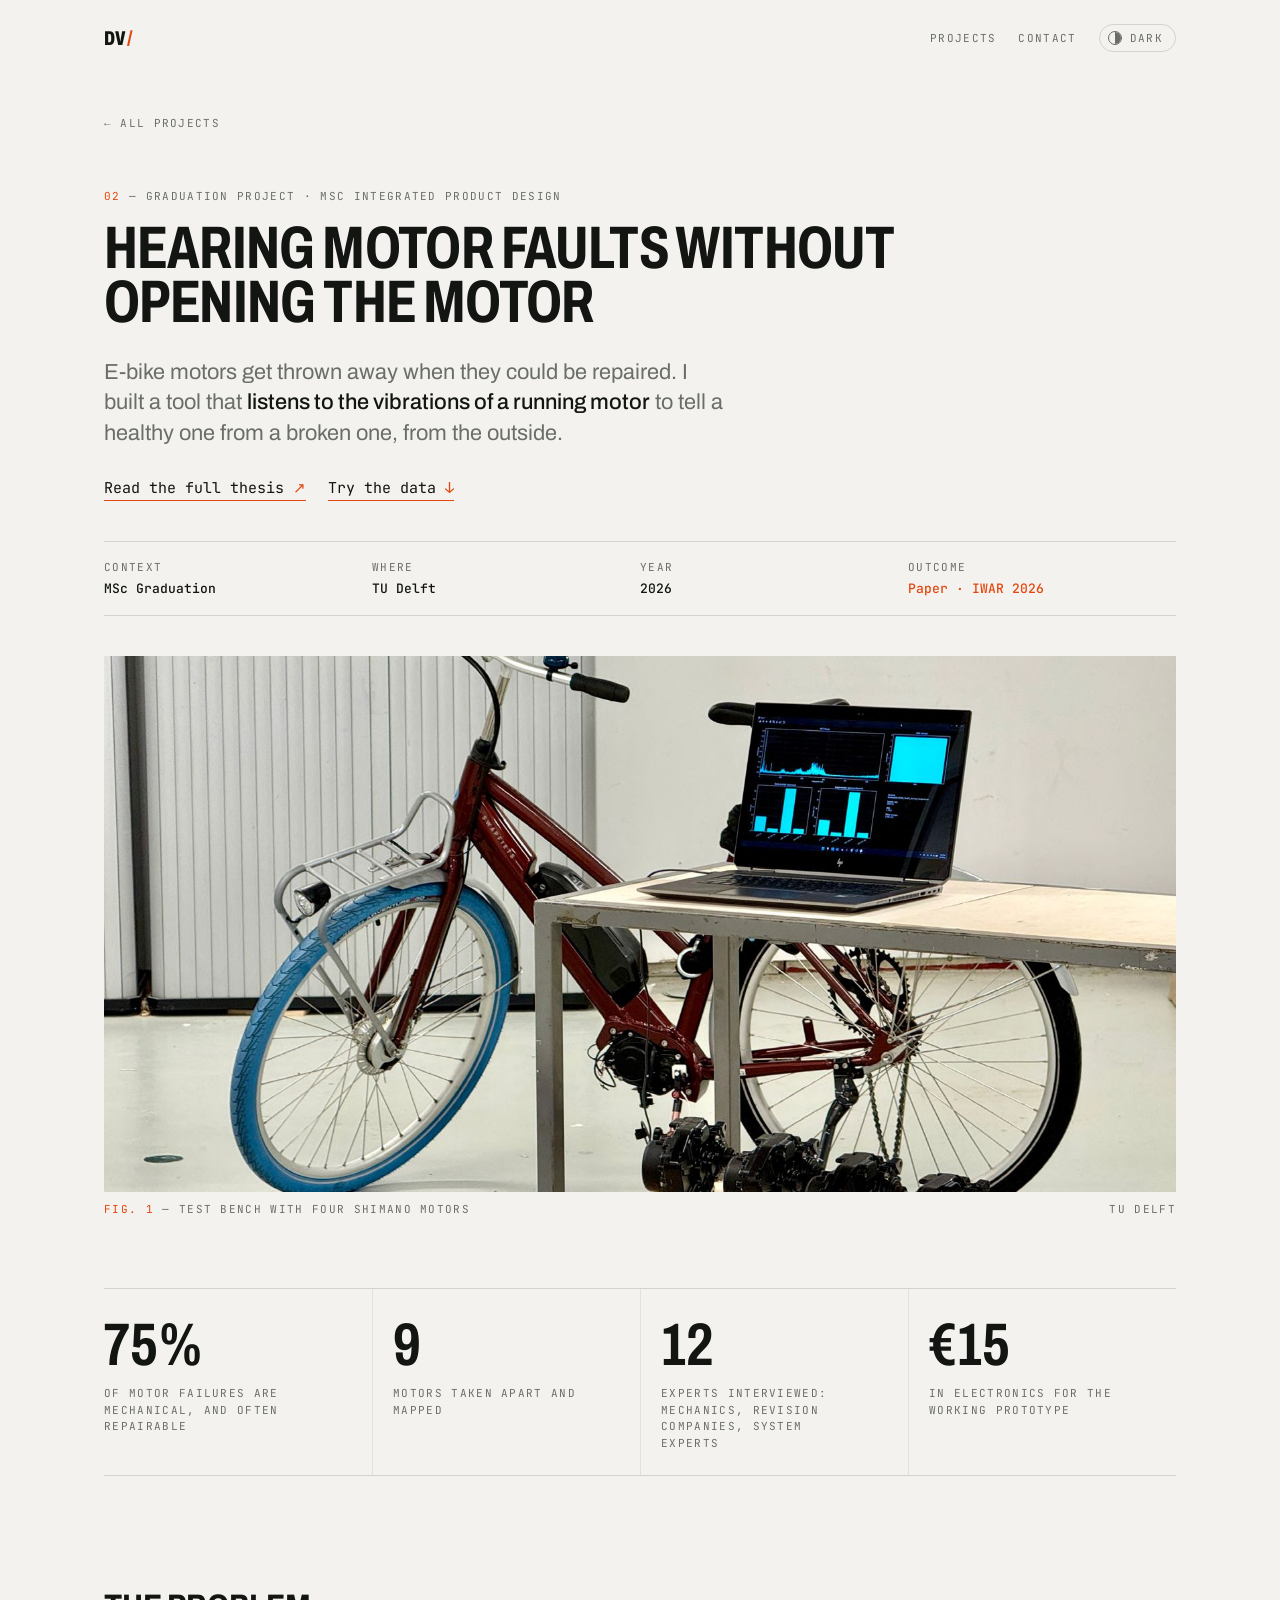
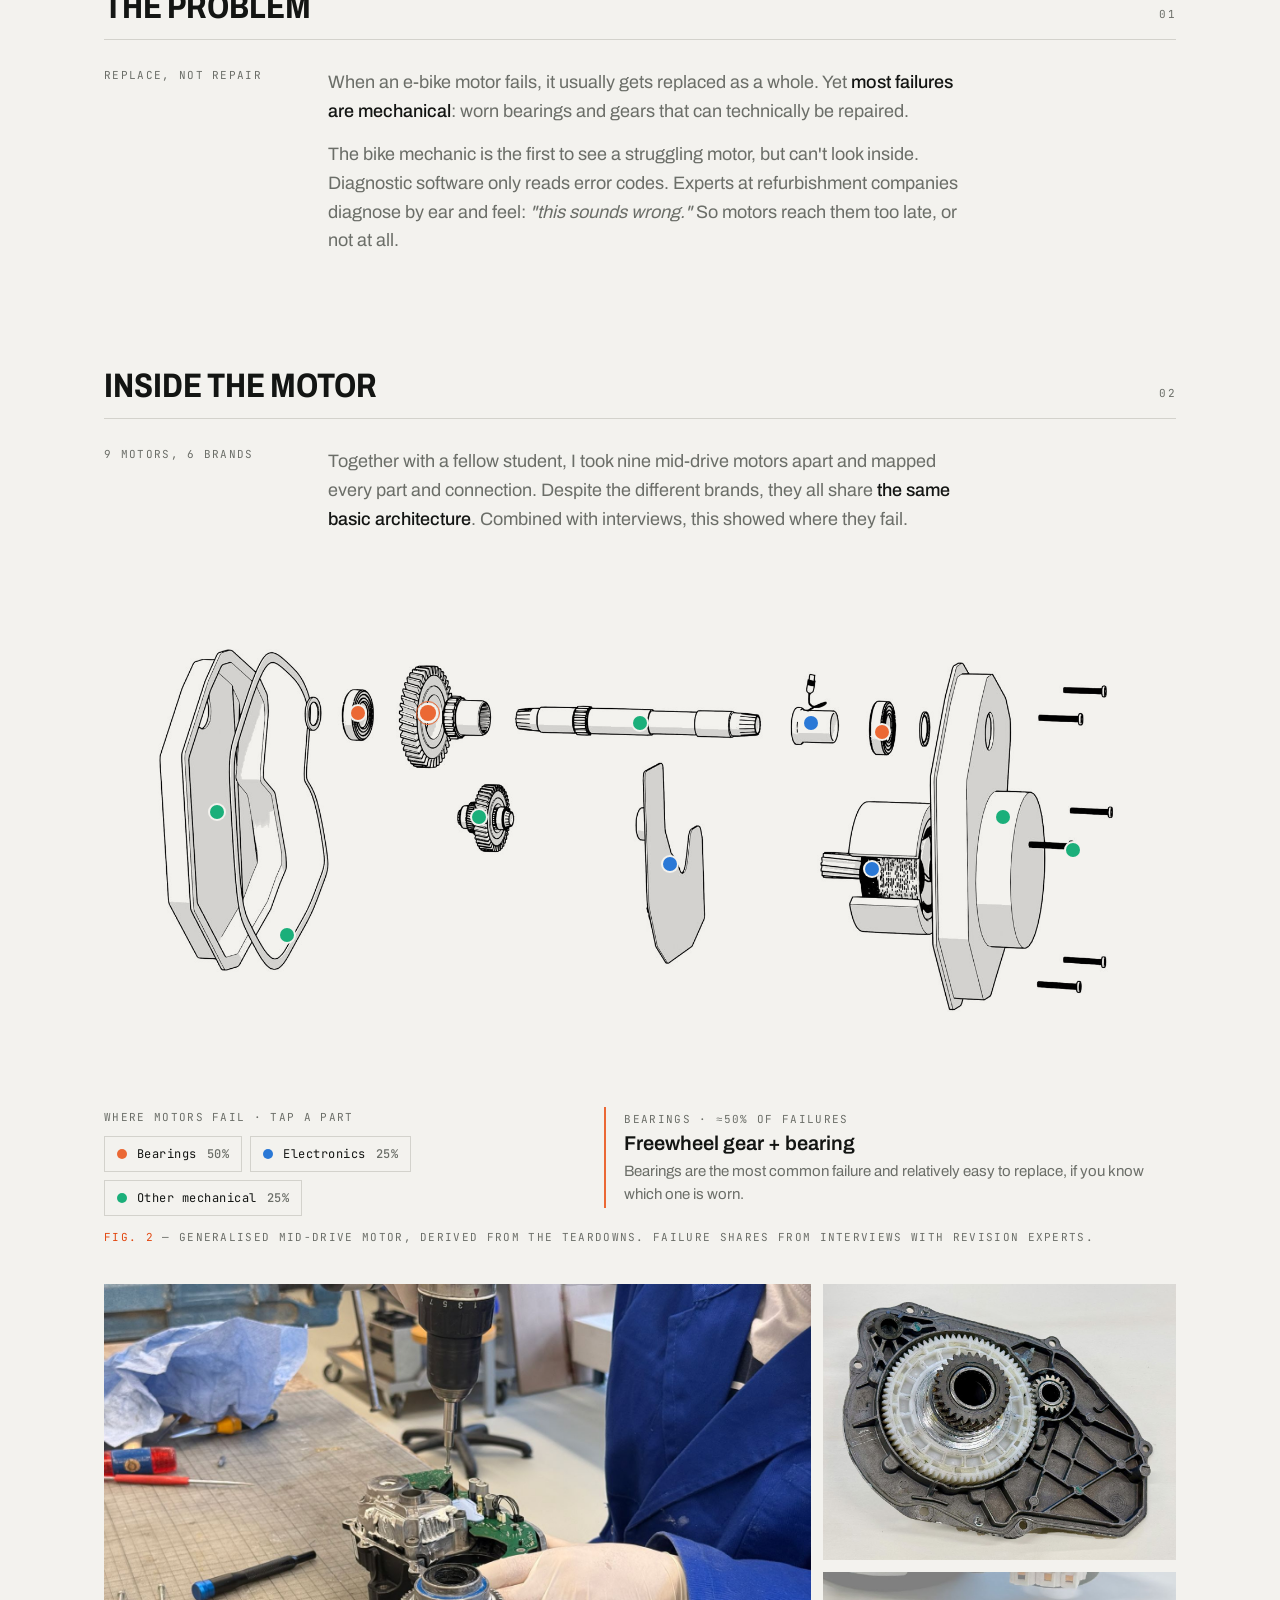
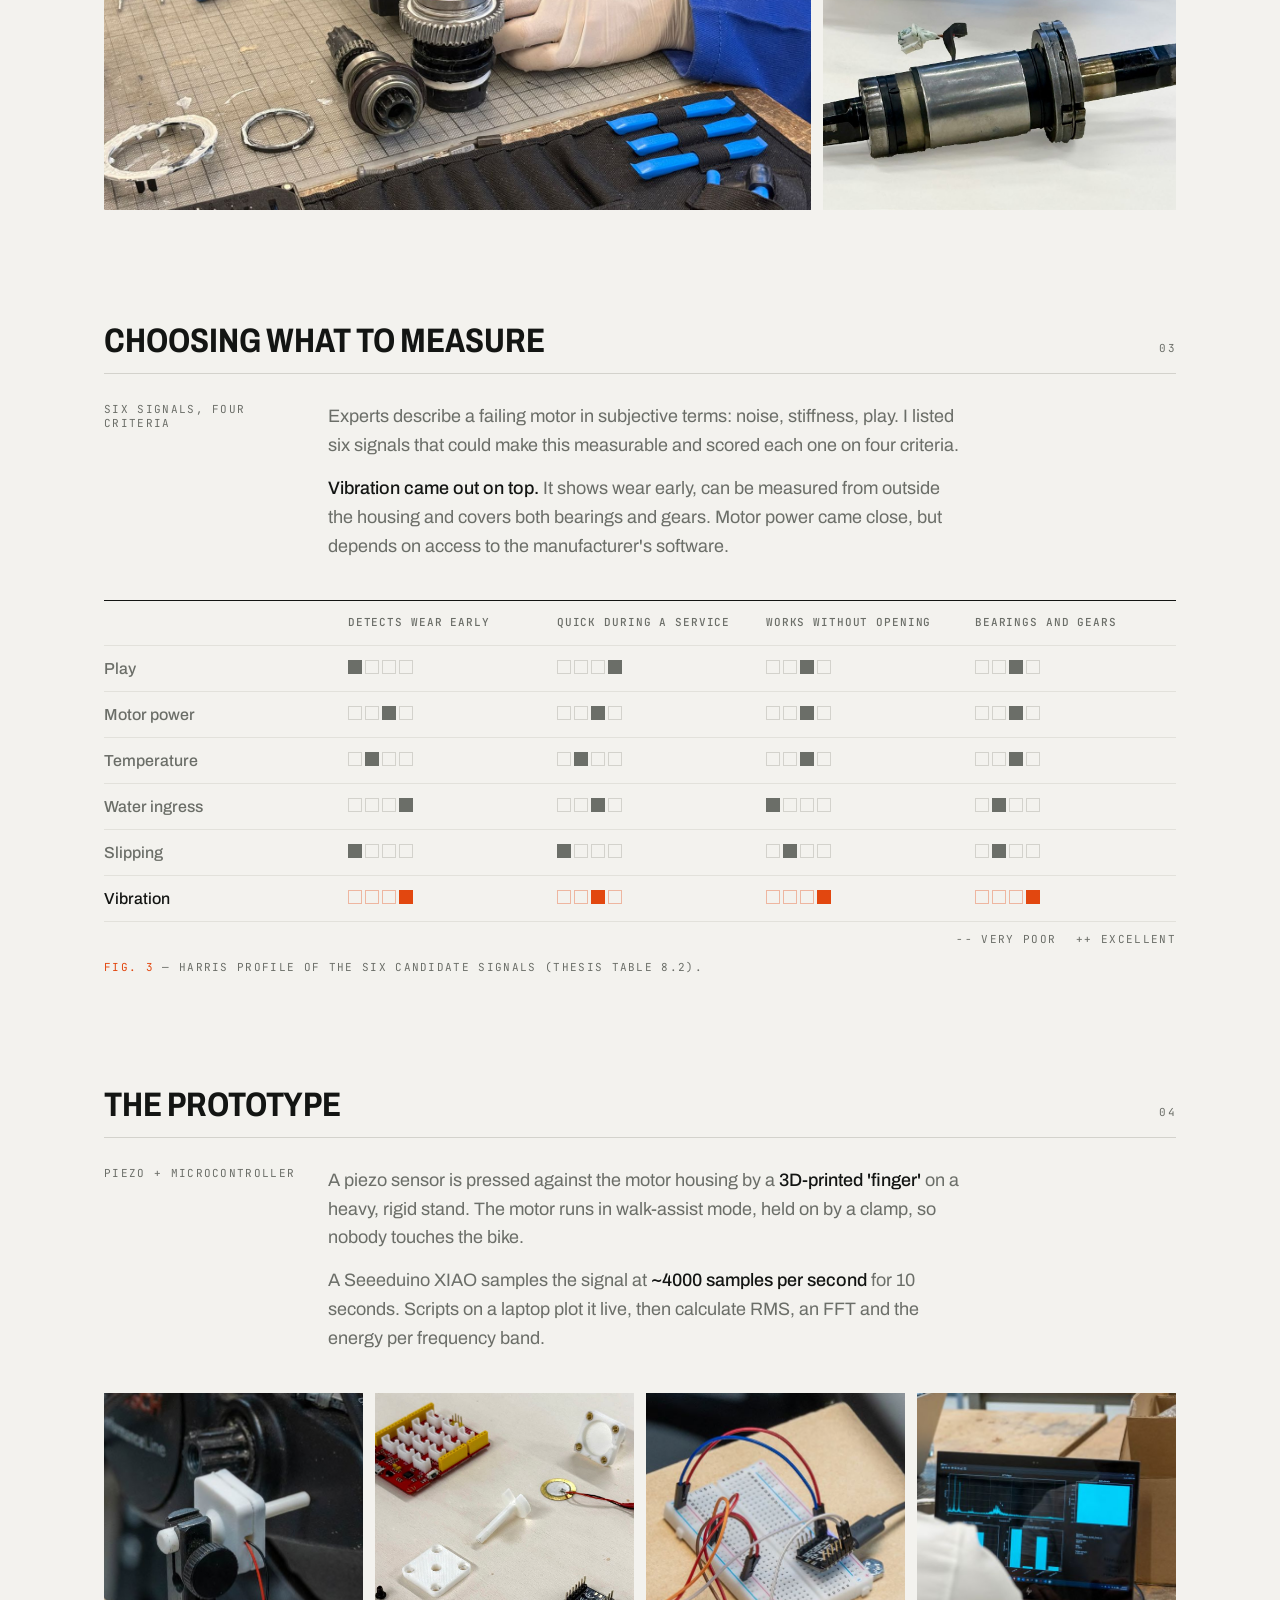
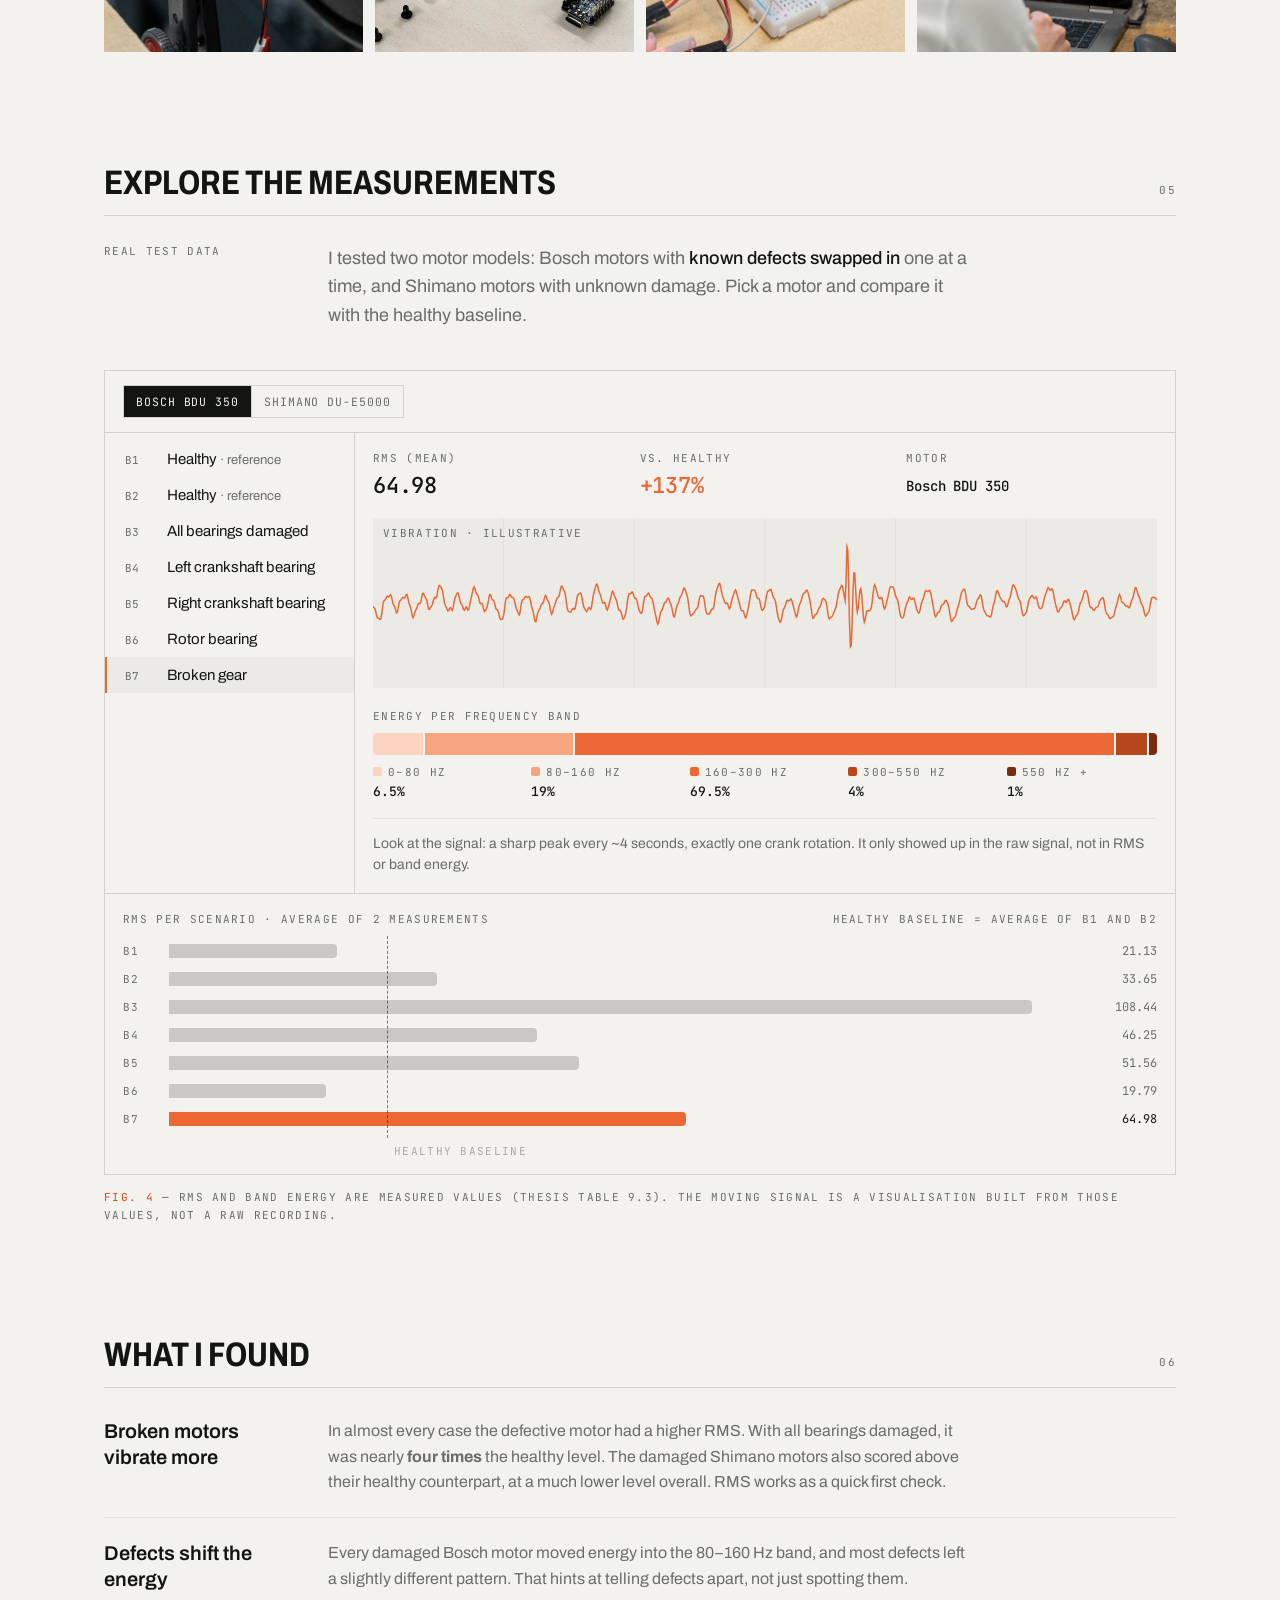
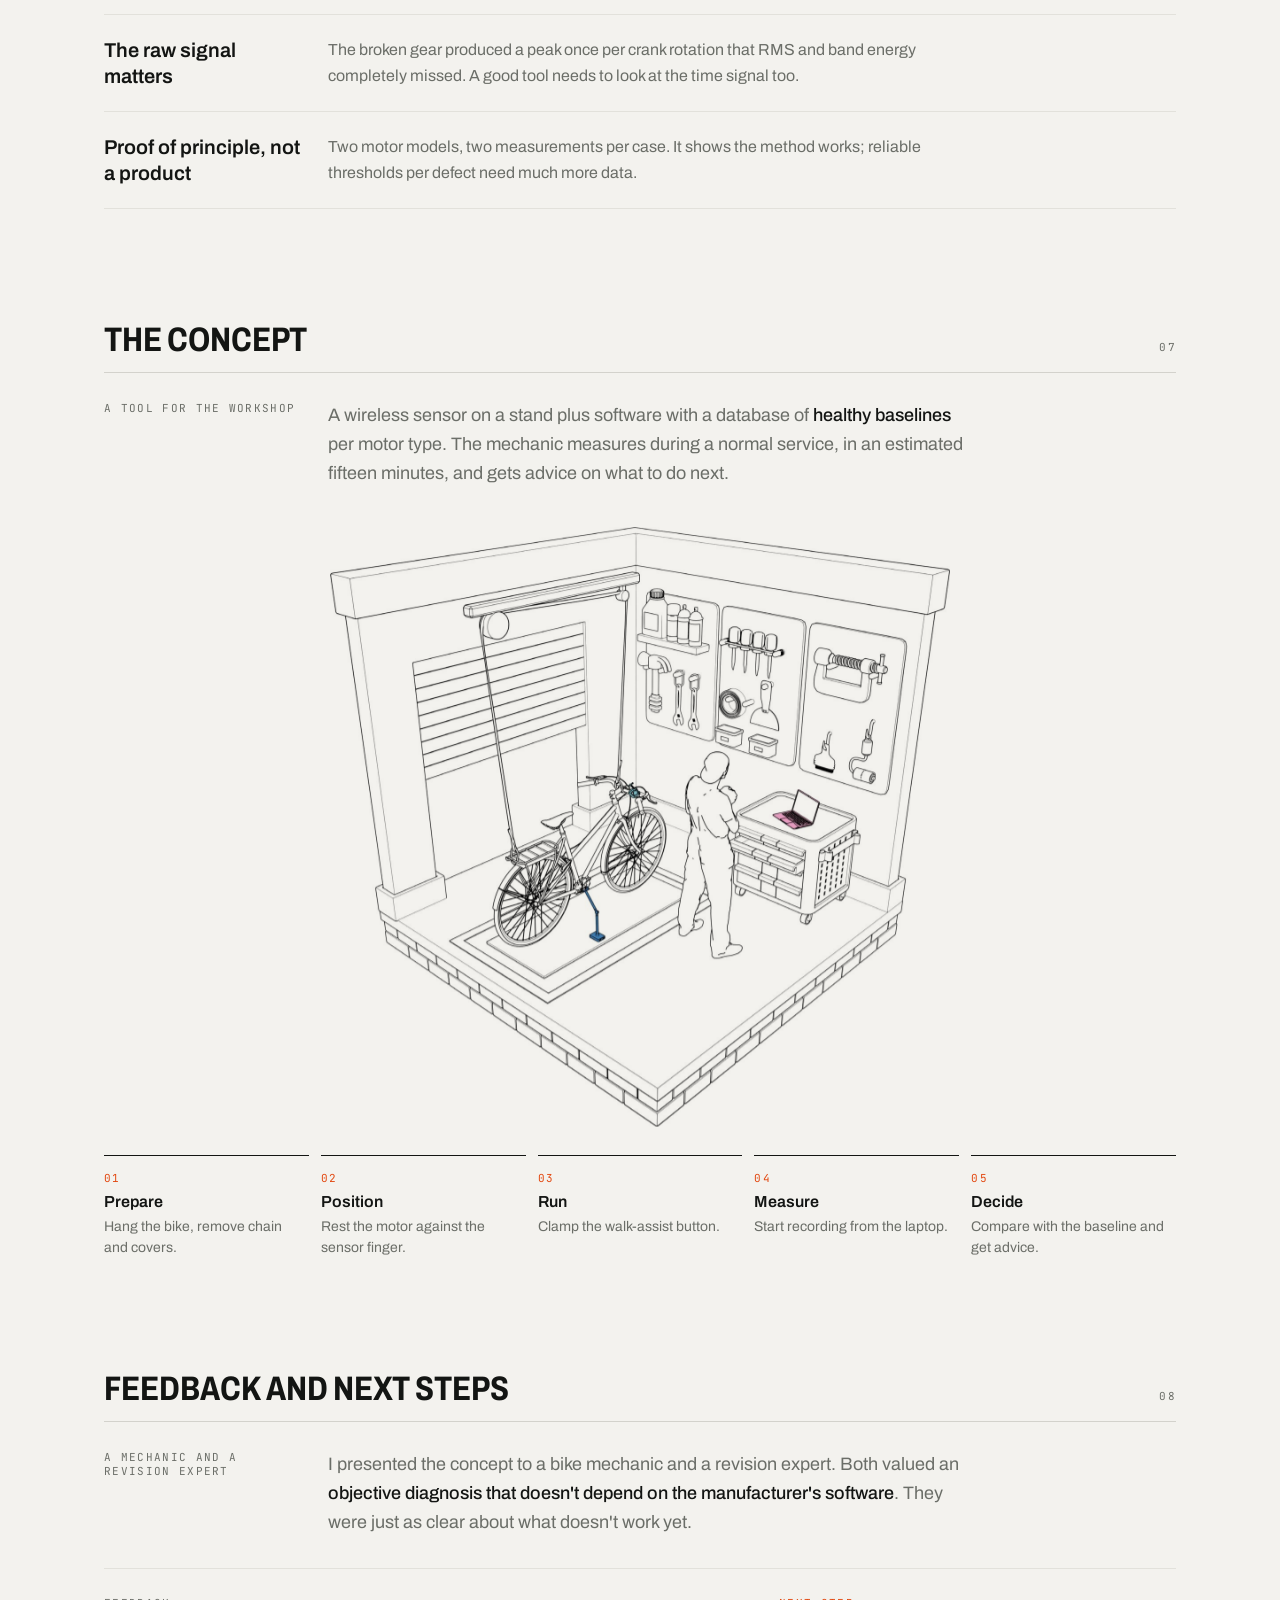
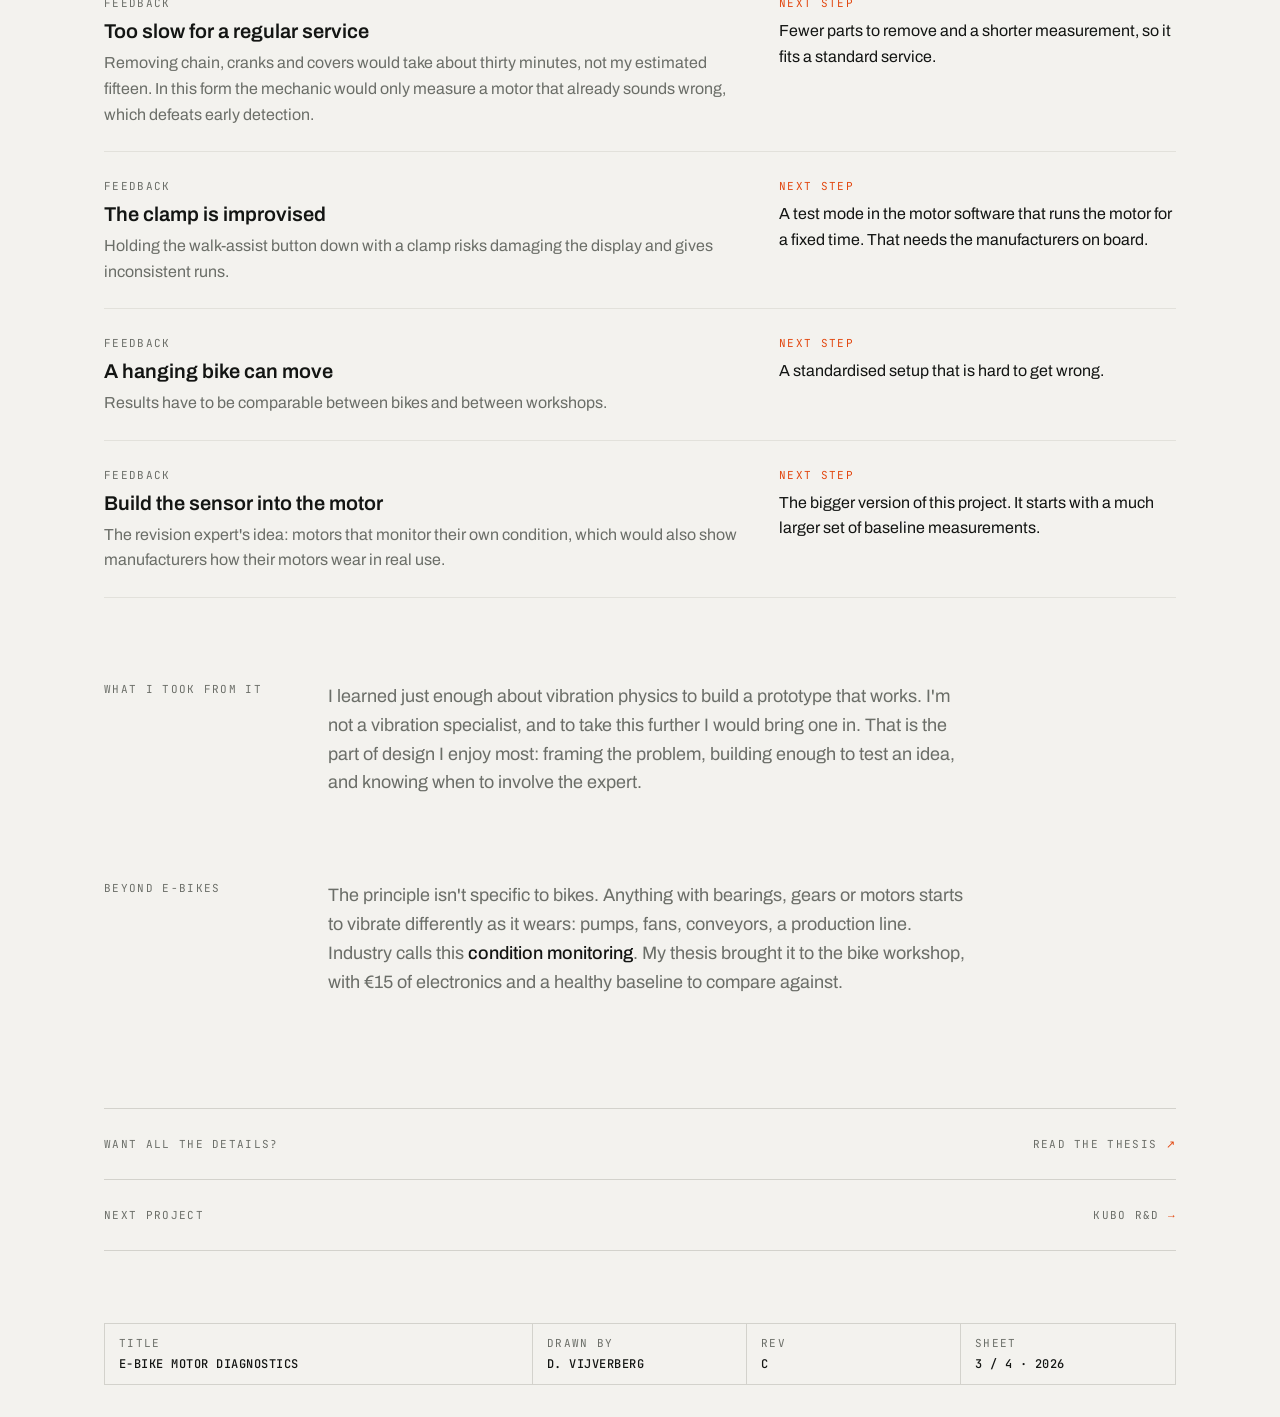
<file: projects/e-bike-diagnostics.html>
<!doctype html>
<html lang="en" data-theme="light">
<head>
  <meta charset="utf-8">
  <meta name="viewport" content="width=device-width, initial-scale=1">
  <title>E-bike motor diagnostics — Dion Vijverberg</title>
  <meta name="description" content="Graduation project: a non-intrusive, vibration-based diagnostic tool to assess the condition of e-bike motors.">
  <script>try{var t=localStorage.getItem("theme");if(t)document.documentElement.dataset.theme=t}catch(e){}</script>
  <link rel="preload" href="/assets/fonts/archivo.woff2" as="font" type="font/woff2" crossorigin>
  <link rel="icon" href="/favicon.svg" type="image/svg+xml">
  <link rel="icon" href="/favicon.ico" sizes="32x32">
  <link rel="apple-touch-icon" href="/apple-touch-icon.png">
  <meta property="og:type" content="website">
  <meta property="og:title" content="Hearing motor faults without opening the motor — Dion Vijverberg">
  <meta property="og:description" content="Graduation project: a vibration-based diagnostic tool that tells healthy e-bike motors from broken ones.">
  <link rel="canonical" href="https://www.dionvijverberg.nl/projects/e-bike-diagnostics">
  <meta property="og:url" content="https://www.dionvijverberg.nl/projects/e-bike-diagnostics">
  <meta property="og:image" content="https://www.dionvijverberg.nl/og.png">
  <meta property="og:image:width" content="1200">
  <meta property="og:image:height" content="630">
  <meta name="twitter:card" content="summary_large_image">
  <meta name="theme-color" content="#f3f2ee">
  <link rel="stylesheet" href="/assets/styles.css">
  <link rel="stylesheet" href="/assets/project.css">
  <link rel="stylesheet" href="/assets/projects/e-bike/e-bike.css">
</head>
<body>
  <div class="wrap">
    <header class="bar">
      <a class="mark" href="/">DV<i>/</i></a>
      <div class="bar-right">
        <nav class="mono">
          <a href="/#projects">Projects</a>
          <a href="/#contact">Contact</a>
        </nav>
        <button class="theme-toggle mono" type="button" aria-label="Switch theme"><span class="knob"></span><span class="label">Dark</span></button>
      </div>
    </header>

    <main>
      <a class="back mono" href="/#projects">← All projects</a>

      <div class="p-head">
        <span class="mono"><span class="hot">02</span> — Graduation project · MSc Integrated Product Design</span>
        <h1>Hearing motor faults without opening the motor</h1>
        <p class="pitch">E-bike motors get thrown away when they could be repaired. I built a tool that <strong>listens to the vibrations of a running motor</strong> to tell a healthy one from a broken one, from the outside.</p>
        <div class="p-actions">
          <a class="mail" href="https://repository.tudelft.nl/record/uuid:810c5fd5-8d03-4a02-92ef-0ad4e4d3b947" target="_blank" rel="noopener">Read the full thesis <span class="hot">↗</span></a>
          <a class="mail" href="#lab">Try the data <span class="hot">↓</span></a>
        </div>
      </div>

      <div class="spec">
        <div><span class="mono">Context</span><b>MSc Graduation</b></div>
        <div><span class="mono">Where</span><b>TU Delft</b></div>
        <div><span class="mono">Year</span><b>2026</b></div>
        <div><span class="mono">Outcome</span><b class="hot">Paper · IWAR 2026</b></div>
      </div>

      <figure class="hero-img rv">
        <img src="/assets/projects/e-bike/test-bench.jpg" alt="Test bench with a suspended e-bike, four Shimano motors and a laptop showing vibration data" width="1600" height="1106">
        <figcaption class="cap mono"><span><span class="hot">Fig. 1</span> — Test bench with four Shimano motors</span><span>TU Delft</span></figcaption>
      </figure>

      <div class="stats rv">
        <div><b>75%</b><span class="mono">of motor failures are mechanical, and often repairable</span></div>
        <div><b>9</b><span class="mono">motors taken apart and mapped</span></div>
        <div><b>12</b><span class="mono">experts interviewed: mechanics, revision companies, system experts</span></div>
        <div><b>€15</b><span class="mono">in electronics for the working prototype</span></div>
      </div>

      <!-- ===================== 01 PROBLEM ===================== -->
      <section class="chapter" id="problem">
        <div class="sec-head rv"><h2>The problem</h2><span class="mono">01</span></div>
        <div class="lede rv">
          <span class="mono">Replace, not repair</span>
          <div>
            <p>When an e-bike motor fails, it usually gets replaced as a whole. Yet <strong>most failures are mechanical</strong>: worn bearings and gears that can technically be repaired.</p>
            <p>The bike mechanic is the first to see a struggling motor, but can't look inside. Diagnostic software only reads error codes. Experts at refurbishment companies diagnose by ear and feel: <em>"this sounds wrong."</em> So motors reach them too late, or not at all.</p>
          </div>
        </div>
      </section>

      <!-- ===================== 02 TEARDOWN ===================== -->
      <section class="chapter" id="teardown">
        <div class="sec-head rv"><h2>Inside the motor</h2><span class="mono">02</span></div>
        <div class="lede rv">
          <span class="mono">9 motors, 6 brands</span>
          <div>
            <p>Together with a fellow student, I took nine mid-drive motors apart and mapped every part and connection. Despite the different brands, they all share <strong>the same basic architecture</strong>. Combined with interviews, this showed where they fail.</p>
          </div>
        </div>


        <div class="explode rv" id="explode">
          <div class="drawing viz">
            <div class="stage"><div class="inner">
              <img src="/assets/projects/e-bike/exploded.jpg" alt="Exploded view of a typical mid-drive e-bike motor" width="1800" height="844">
            </div></div>
          </div>
          <div class="explode-ui viz">
            <div>
              <span class="mono">Where motors fail · tap a part</span>
              <div class="legend" style="margin-top:12px">
                <button type="button" data-cat="bear" aria-pressed="false" style="--c:var(--s-bear)"><i></i>Bearings <b>50%</b></button>
                <button type="button" data-cat="elec" aria-pressed="false" style="--c:var(--s-elec)"><i></i>Electronics <b>25%</b></button>
                <button type="button" data-cat="mech" aria-pressed="false" style="--c:var(--s-mech)"><i></i>Other mechanical <b>25%</b></button>
              </div>
            </div>
            <div class="part-info" aria-live="polite"></div>
          </div>
          <p class="mono" style="margin-top:14px"><span class="hot">Fig. 2</span> — Generalised mid-drive motor, derived from the teardowns. Failure shares from interviews with revision experts.</p>
        </div>

        <div class="gallery g3">
          <figure class="rv"><img src="/assets/projects/e-bike/teardown.jpg" width="1600" height="1192" alt="Disassembling an e-bike motor on a workbench" loading="lazy"></figure>
          <figure class="rv"><img src="/assets/projects/e-bike/gear.jpg" width="1600" height="959" alt="Casing half with metal and nylon gears" loading="lazy"></figure>
          <figure class="rv"><img src="/assets/projects/e-bike/crankshaft.jpg" width="1600" height="789" alt="Crankshaft assembly with bearings and freewheel" loading="lazy"></figure>
        </div>
      </section>

      <!-- ===================== 03 WHAT TO MEASURE ===================== -->
      <section class="chapter" id="choice">
        <div class="sec-head rv"><h2>Choosing what to measure</h2><span class="mono">03</span></div>
        <div class="lede rv">
          <span class="mono">Six signals, four criteria</span>
          <div>
            <p>Experts describe a failing motor in subjective terms: noise, stiffness, play. I listed six signals that could make this measurable and scored each one on four criteria.</p>
            <p><strong>Vibration came out on top.</strong> It shows wear early, can be measured from outside the housing and covers both bearings and gears. Motor power came close, but depends on access to the manufacturer's software.</p>
          </div>
        </div>
        <div class="harris viz rv">
          <table>
            <thead><tr><th scope="col"><span class="sr">Signal</span></th><th scope="col">Detects wear early</th><th scope="col">Quick during a service</th><th scope="col">Works without opening</th><th scope="col">Bearings and gears</th></tr></thead>
            <tbody>
              <tr><th scope="row">Play</th><td><span class="hp s0"><i></i><i></i><i></i><i></i></span><span class="sr">−−</span></td><td><span class="hp s3"><i></i><i></i><i></i><i></i></span><span class="sr">++</span></td><td><span class="hp s2"><i></i><i></i><i></i><i></i></span><span class="sr">+</span></td><td><span class="hp s2"><i></i><i></i><i></i><i></i></span><span class="sr">+</span></td></tr>
              <tr><th scope="row">Motor power</th><td><span class="hp s2"><i></i><i></i><i></i><i></i></span><span class="sr">+</span></td><td><span class="hp s2"><i></i><i></i><i></i><i></i></span><span class="sr">+</span></td><td><span class="hp s2"><i></i><i></i><i></i><i></i></span><span class="sr">+</span></td><td><span class="hp s2"><i></i><i></i><i></i><i></i></span><span class="sr">+</span></td></tr>
              <tr><th scope="row">Temperature</th><td><span class="hp s1"><i></i><i></i><i></i><i></i></span><span class="sr">−</span></td><td><span class="hp s1"><i></i><i></i><i></i><i></i></span><span class="sr">−</span></td><td><span class="hp s2"><i></i><i></i><i></i><i></i></span><span class="sr">+</span></td><td><span class="hp s2"><i></i><i></i><i></i><i></i></span><span class="sr">+</span></td></tr>
              <tr><th scope="row">Water ingress</th><td><span class="hp s3"><i></i><i></i><i></i><i></i></span><span class="sr">++</span></td><td><span class="hp s2"><i></i><i></i><i></i><i></i></span><span class="sr">+</span></td><td><span class="hp s0"><i></i><i></i><i></i><i></i></span><span class="sr">−−</span></td><td><span class="hp s1"><i></i><i></i><i></i><i></i></span><span class="sr">−</span></td></tr>
              <tr><th scope="row">Slipping</th><td><span class="hp s0"><i></i><i></i><i></i><i></i></span><span class="sr">−−</span></td><td><span class="hp s0"><i></i><i></i><i></i><i></i></span><span class="sr">−−</span></td><td><span class="hp s1"><i></i><i></i><i></i><i></i></span><span class="sr">−</span></td><td><span class="hp s1"><i></i><i></i><i></i><i></i></span><span class="sr">−</span></td></tr>
              <tr class="pick"><th scope="row">Vibration</th><td><span class="hp s3"><i></i><i></i><i></i><i></i></span><span class="sr">++</span></td><td><span class="hp s2"><i></i><i></i><i></i><i></i></span><span class="sr">+</span></td><td><span class="hp s3"><i></i><i></i><i></i><i></i></span><span class="sr">++</span></td><td><span class="hp s3"><i></i><i></i><i></i><i></i></span><span class="sr">++</span></td></tr>
            </tbody>
          </table>
          <div class="harris-key mono" aria-hidden="true"><span>−− very poor</span><span>++ excellent</span></div>
        </div>
        <p class="mono" style="margin-top:14px"><span class="hot">Fig. 3</span> — Harris profile of the six candidate signals (thesis table 8.2).</p>
      </section>

      <!-- ===================== 04 PROTOTYPE ===================== -->
      <section class="chapter" id="prototype">
        <div class="sec-head rv"><h2>The prototype</h2><span class="mono">04</span></div>
        <div class="lede rv">
          <span class="mono">Piezo + microcontroller</span>
          <div>
            <p>A piezo sensor is pressed against the motor housing by a <strong>3D-printed 'finger'</strong> on a heavy, rigid stand. The motor runs in walk-assist mode, held on by a clamp, so nobody touches the bike.</p>
            <p>A Seeeduino XIAO samples the signal at <strong>~4000 samples per second</strong> for 10 seconds. Scripts on a laptop plot it live, then calculate RMS, an FFT and the energy per frequency band.</p>
          </div>
        </div>
        <div class="gallery g4">
          <figure class="rv"><img src="/assets/projects/e-bike/piezo-finger.jpg" width="647" height="522" alt="3D-printed sensor finger pressed against the motor" loading="lazy"></figure>
          <figure class="rv"><img src="/assets/projects/e-bike/electronics.jpg" width="1407" height="911" alt="Microcontroller, piezo sensor and printed parts" loading="lazy"></figure>
          <figure class="rv"><img src="/assets/projects/e-bike/breadboard.jpg" width="574" height="524" alt="Breadboard with the sensor electronics" loading="lazy"></figure>
          <figure class="rv"><img src="/assets/projects/e-bike/dashboard.jpg" width="576" height="524" alt="Laptop with the analysis dashboard" loading="lazy"></figure>
        </div>
      </section>

      <!-- ===================== 05 LAB ===================== -->
      <section class="chapter" id="lab-section">
        <div class="sec-head rv"><h2>Explore the measurements</h2><span class="mono">05</span></div>
        <div class="lede rv">
          <span class="mono">Real test data</span>
          <div>
            <p>I tested two motor models: Bosch motors with <strong>known defects swapped in</strong> one at a time, and Shimano motors with unknown damage. Pick a motor and compare it with the healthy baseline.</p>
          </div>
        </div>

        <div class="lab viz rv" id="lab">
          <div class="lab-top">
            <div class="seg" role="group" aria-label="Motor model">
              <button type="button" data-brand="bosch" aria-pressed="true">Bosch BDU 350</button>
              <button type="button" data-brand="shimano" aria-pressed="false">Shimano DU-E5000</button>
            </div>
            <div class="seg" id="orient" role="group" aria-label="Bike orientation" hidden>
              <button type="button" data-orient="hanging" aria-pressed="true">Hanging</button>
              <button type="button" data-orient="standing" aria-pressed="false">Standing</button>
            </div>
          </div>
          <div class="lab-body">
            <ul class="scen" aria-label="Test scenarios"></ul>
            <div class="scope">
              <div class="readout">
                <div><span class="mono">RMS (mean)</span><b id="r-rms">–</b></div>
                <div><span class="mono">vs. healthy</span><b id="r-dev">–</b></div>
                <div><span class="mono">Motor</span><b id="r-motor" style="font-size:14px;padding-top:6px">–</b></div>
              </div>
              <div class="canvas-wrap">
                <canvas aria-hidden="true"></canvas>
                <span class="mono">Vibration · illustrative</span>
              </div>
              <div>
                <span class="mono">Energy per frequency band</span>
                <div class="bands-bar" style="margin-top:10px"></div>
                <div class="bands-legend"></div>
              </div>
              <p class="note" id="lab-note"></p>
            </div>
          </div>
          <div class="rms-chart">
            <div class="head"><span class="mono">RMS per scenario · average of 2 measurements</span><span class="mono" id="base-note"></span></div>
            <div class="rms-rows"></div>
          </div>
        </div>
        <p class="mono" style="margin-top:14px;line-height:1.6"><span class="hot">Fig. 4</span> — RMS and band energy are measured values (thesis table 9.3). The moving signal is a visualisation built from those values, not a raw recording.</p>
      </section>

      <!-- ===================== 06 FINDINGS ===================== -->
      <section class="chapter" id="findings">
        <div class="sec-head rv"><h2>What I found</h2><span class="mono">06</span></div>
        <ul class="findings">
          <li class="rv"><h3>Broken motors vibrate more</h3><p>In almost every case the defective motor had a higher RMS. With all bearings damaged, it was nearly <strong>four times</strong> the healthy level. The damaged Shimano motors also scored above their healthy counterpart, at a much lower level overall. RMS works as a quick first check.</p></li>
          <li class="rv"><h3>Defects shift the energy</h3><p>Every damaged Bosch motor moved energy into the 80–160 Hz band, and most defects left a slightly different pattern. That hints at telling defects apart, not just spotting them.</p></li>
          <li class="rv"><h3>The raw signal matters</h3><p>The broken gear produced a peak once per crank rotation that RMS and band energy completely missed. A good tool needs to look at the time signal too.</p></li>
          <li class="rv"><h3>Proof of principle, not a product</h3><p>Two motor models, two measurements per case. It shows the method works; reliable thresholds per defect need much more data.</p></li>
        </ul>
      </section>

      <!-- ===================== 07 CONCEPT ===================== -->
      <section class="chapter" id="concept">
        <div class="sec-head rv"><h2>The concept</h2><span class="mono">07</span></div>
        <div class="lede rv">
          <span class="mono">A tool for the workshop</span>
          <div>
            <p>A wireless sensor on a stand plus software with a database of <strong>healthy baselines</strong> per motor type. The mechanic measures during a normal service, in an estimated fifteen minutes, and gets advice on what to do next.</p>
          </div>
        </div>
        <figure class="drawing concept-scene rv"><img src="/assets/projects/e-bike/concept-scene.jpg" width="1400" height="1354" alt="Illustration of a bike mechanic using the diagnostic tool in a workshop" loading="lazy"></figure>
        <ol class="steps">
          <li class="rv"><span class="mono hot">01</span><b>Prepare</b><p>Hang the bike, remove chain and covers.</p></li>
          <li class="rv"><span class="mono hot">02</span><b>Position</b><p>Rest the motor against the sensor finger.</p></li>
          <li class="rv"><span class="mono hot">03</span><b>Run</b><p>Clamp the walk-assist button.</p></li>
          <li class="rv"><span class="mono hot">04</span><b>Measure</b><p>Start recording from the laptop.</p></li>
          <li class="rv"><span class="mono hot">05</span><b>Decide</b><p>Compare with the baseline and get advice.</p></li>
        </ol>
      </section>

      <!-- ===================== 08 FEEDBACK ===================== -->
      <section class="chapter" id="feedback">
        <div class="sec-head rv"><h2>Feedback and next steps</h2><span class="mono">08</span></div>
        <div class="lede rv">
          <span class="mono">A mechanic and a revision expert</span>
          <div>
            <p>I presented the concept to a bike mechanic and a revision expert. Both valued an <strong>objective diagnosis that doesn't depend on the manufacturer's software</strong>. They were just as clear about what doesn't work yet.</p>
          </div>
        </div>
        <ul class="fb">
          <li class="rv"><div><span class="mono">Feedback</span><h3>Too slow for a regular service</h3><p>Removing chain, cranks and covers would take about thirty minutes, not my estimated fifteen. In this form the mechanic would only measure a motor that already sounds wrong, which defeats early detection.</p></div><div><span class="mono hot">Next step</span><p>Fewer parts to remove and a shorter measurement, so it fits a standard service.</p></div></li>
          <li class="rv"><div><span class="mono">Feedback</span><h3>The clamp is improvised</h3><p>Holding the walk-assist button down with a clamp risks damaging the display and gives inconsistent runs.</p></div><div><span class="mono hot">Next step</span><p>A test mode in the motor software that runs the motor for a fixed time. That needs the manufacturers on board.</p></div></li>
          <li class="rv"><div><span class="mono">Feedback</span><h3>A hanging bike can move</h3><p>Results have to be comparable between bikes and between workshops.</p></div><div><span class="mono hot">Next step</span><p>A standardised setup that is hard to get wrong.</p></div></li>
          <li class="rv"><div><span class="mono">Feedback</span><h3>Build the sensor into the motor</h3><p>The revision expert's idea: motors that monitor their own condition, which would also show manufacturers how their motors wear in real use.</p></div><div><span class="mono hot">Next step</span><p>The bigger version of this project. It starts with a much larger set of baseline measurements.</p></div></li>
        </ul>
        <div class="lede reflect rv">
          <span class="mono">What I took from it</span>
          <div>
            <p>I learned just enough about vibration physics to build a prototype that works. I'm not a vibration specialist, and to take this further I would bring one in. That is the part of design I enjoy most: framing the problem, building enough to test an idea, and knowing when to involve the expert.</p>
          </div>
        </div>
        <div class="lede beyond rv">
          <span class="mono">Beyond e-bikes</span>
          <div>
            <p>The principle isn't specific to bikes. Anything with bearings, gears or motors starts to vibrate differently as it wears: pumps, fans, conveyors, a production line. Industry calls this <strong>condition monitoring</strong>. My thesis brought it to the bike workshop, with €15 of electronics and a healthy baseline to compare against.</p>
          </div>
        </div>
      </section>

      <a class="next" href="https://repository.tudelft.nl/record/uuid:810c5fd5-8d03-4a02-92ef-0ad4e4d3b947" target="_blank" rel="noopener">
        <span class="mono">Want all the details?</span>
        <span class="mono">Read the thesis <span class="hot">↗</span></span>
      </a>
      <a class="next" href="/projects/kubo-rnd">
        <span class="mono">Next project</span>
        <span class="mono">KUBO R&amp;D <span class="hot">→</span></span>
      </a>
    </main>

    <footer style="margin-top: 72px;">
      <div class="tblock">
        <div><span class="mono">Title</span><b>E-bike motor diagnostics</b></div>
        <div><span class="mono">Drawn by</span><b>D. Vijverberg</b></div>
        <div><span class="mono">Rev</span><b>C</b></div>
        <div><span class="mono">Sheet</span><b>3 / 4 · <span id="yr">2026</span></b></div>
      </div>
    </footer>
  </div>
  <script src="/assets/site.js"></script>
  <script src="/assets/projects/e-bike/e-bike.js"></script>
</body>
</html>
</file>
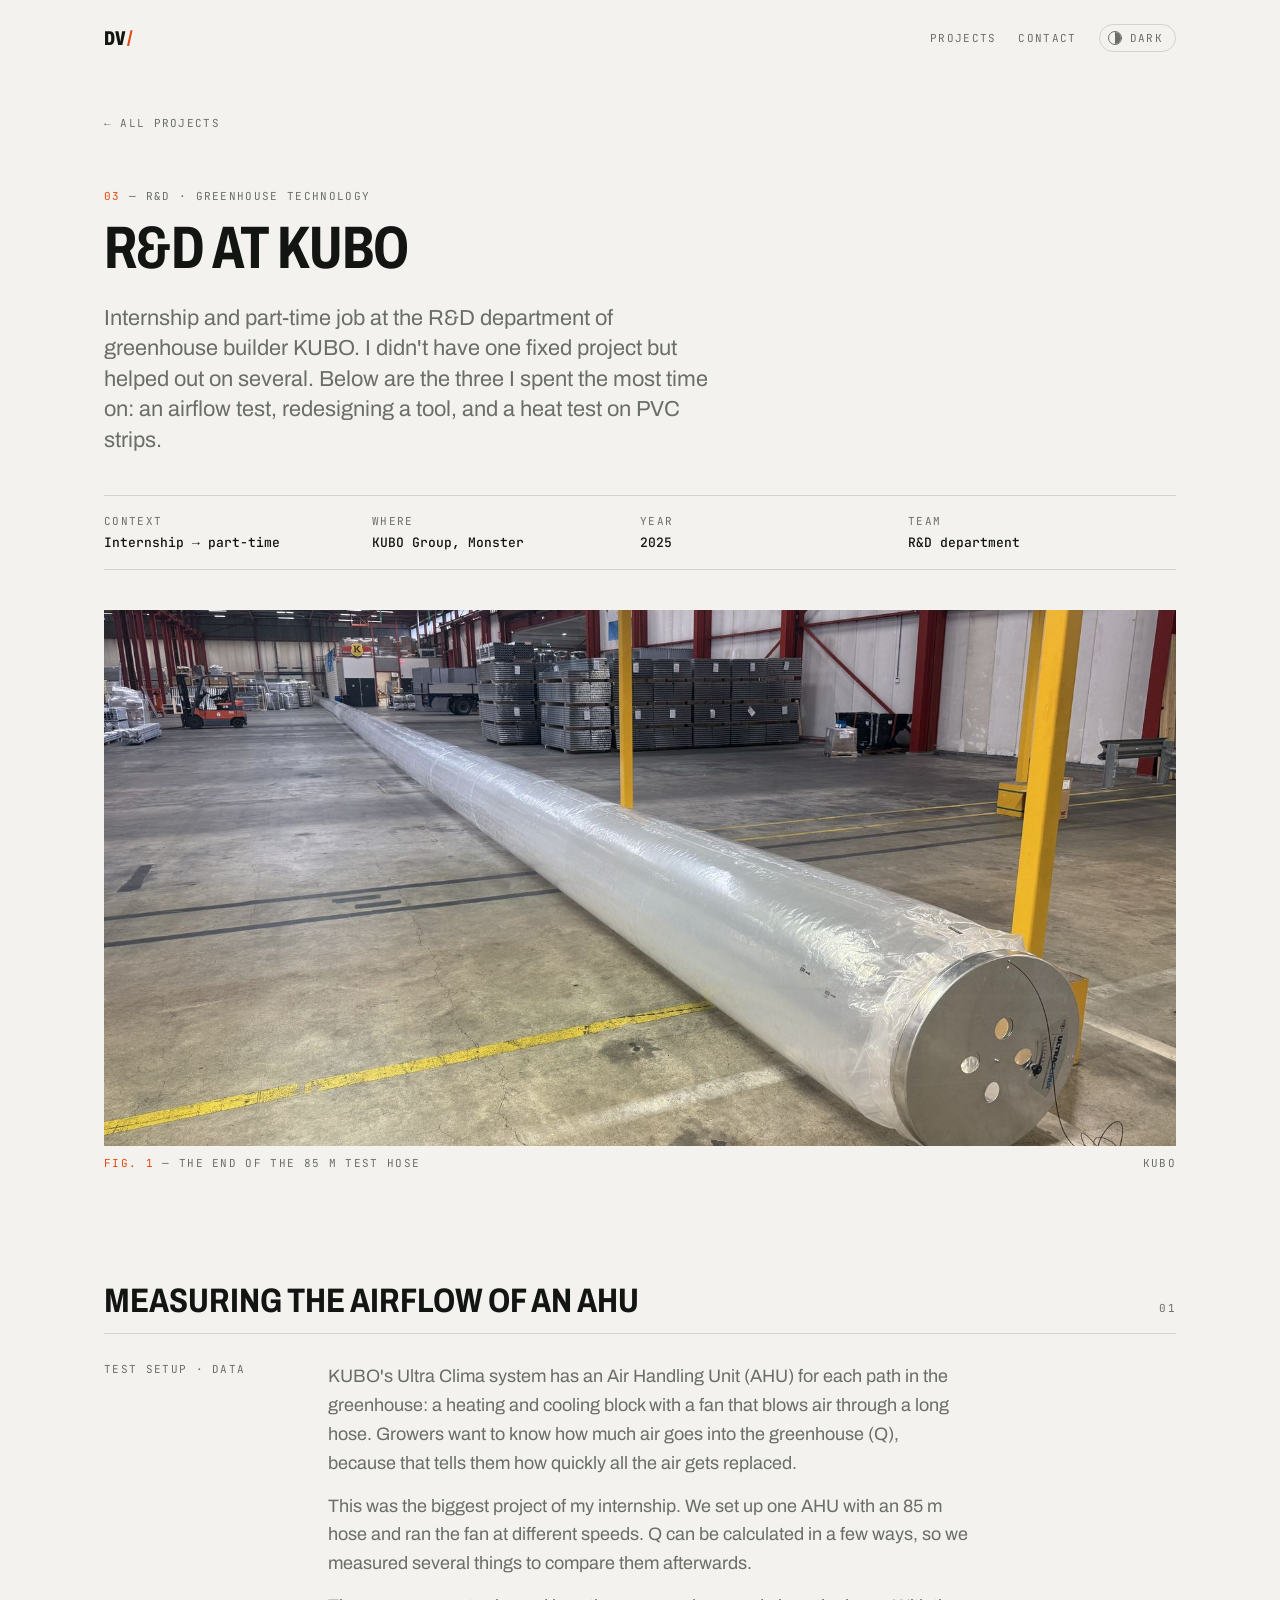
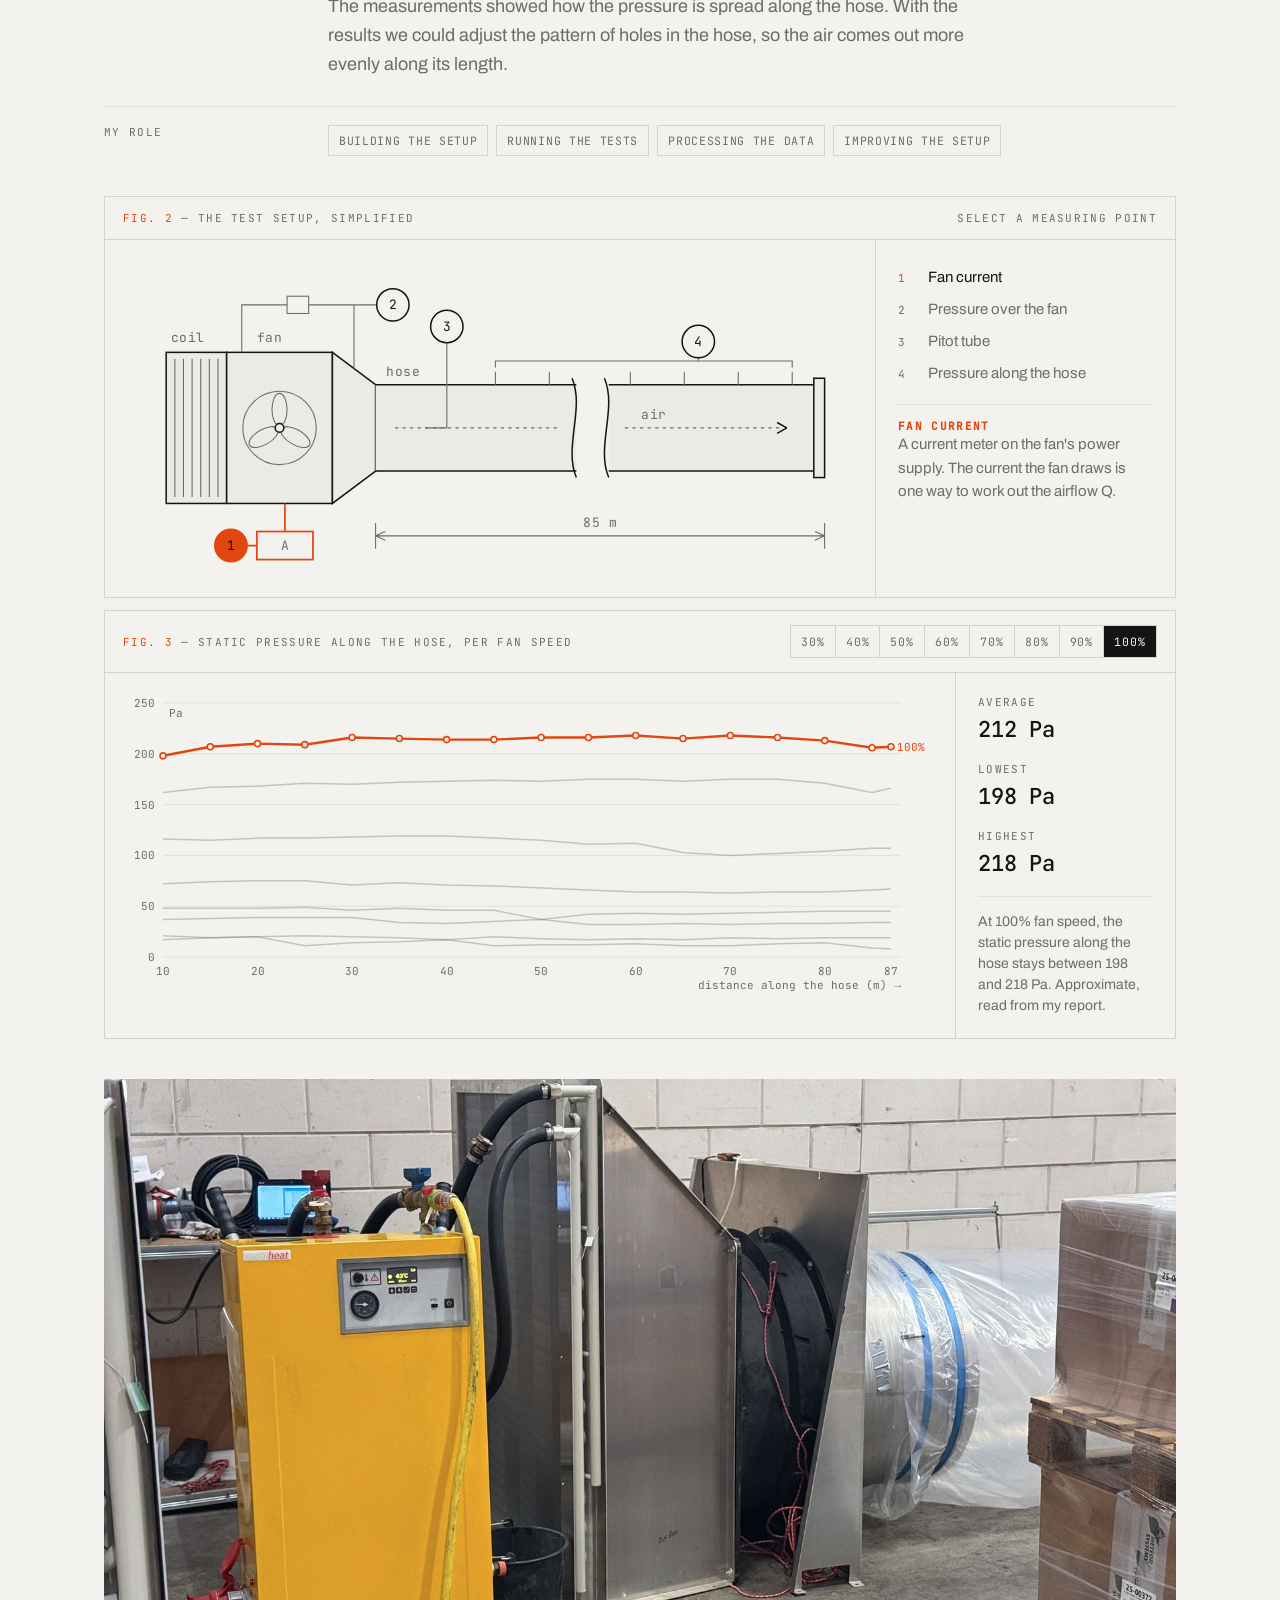
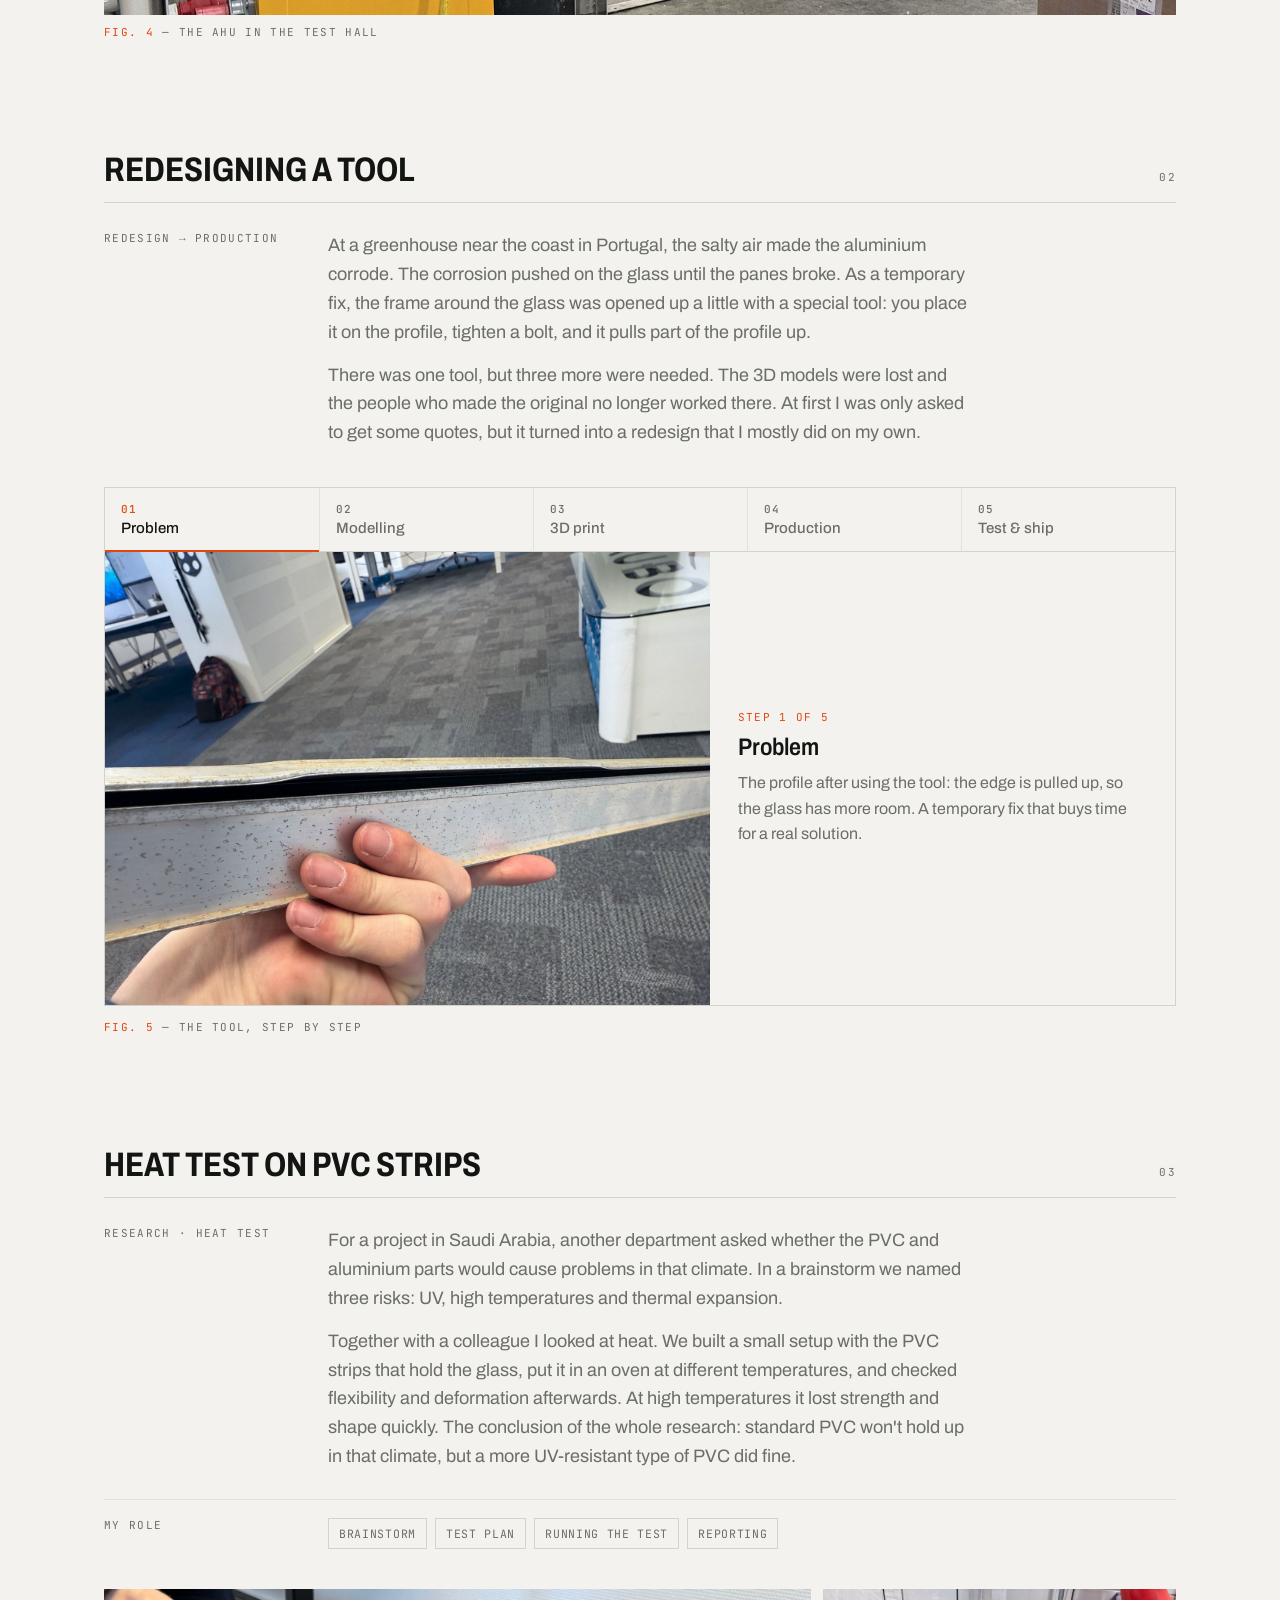
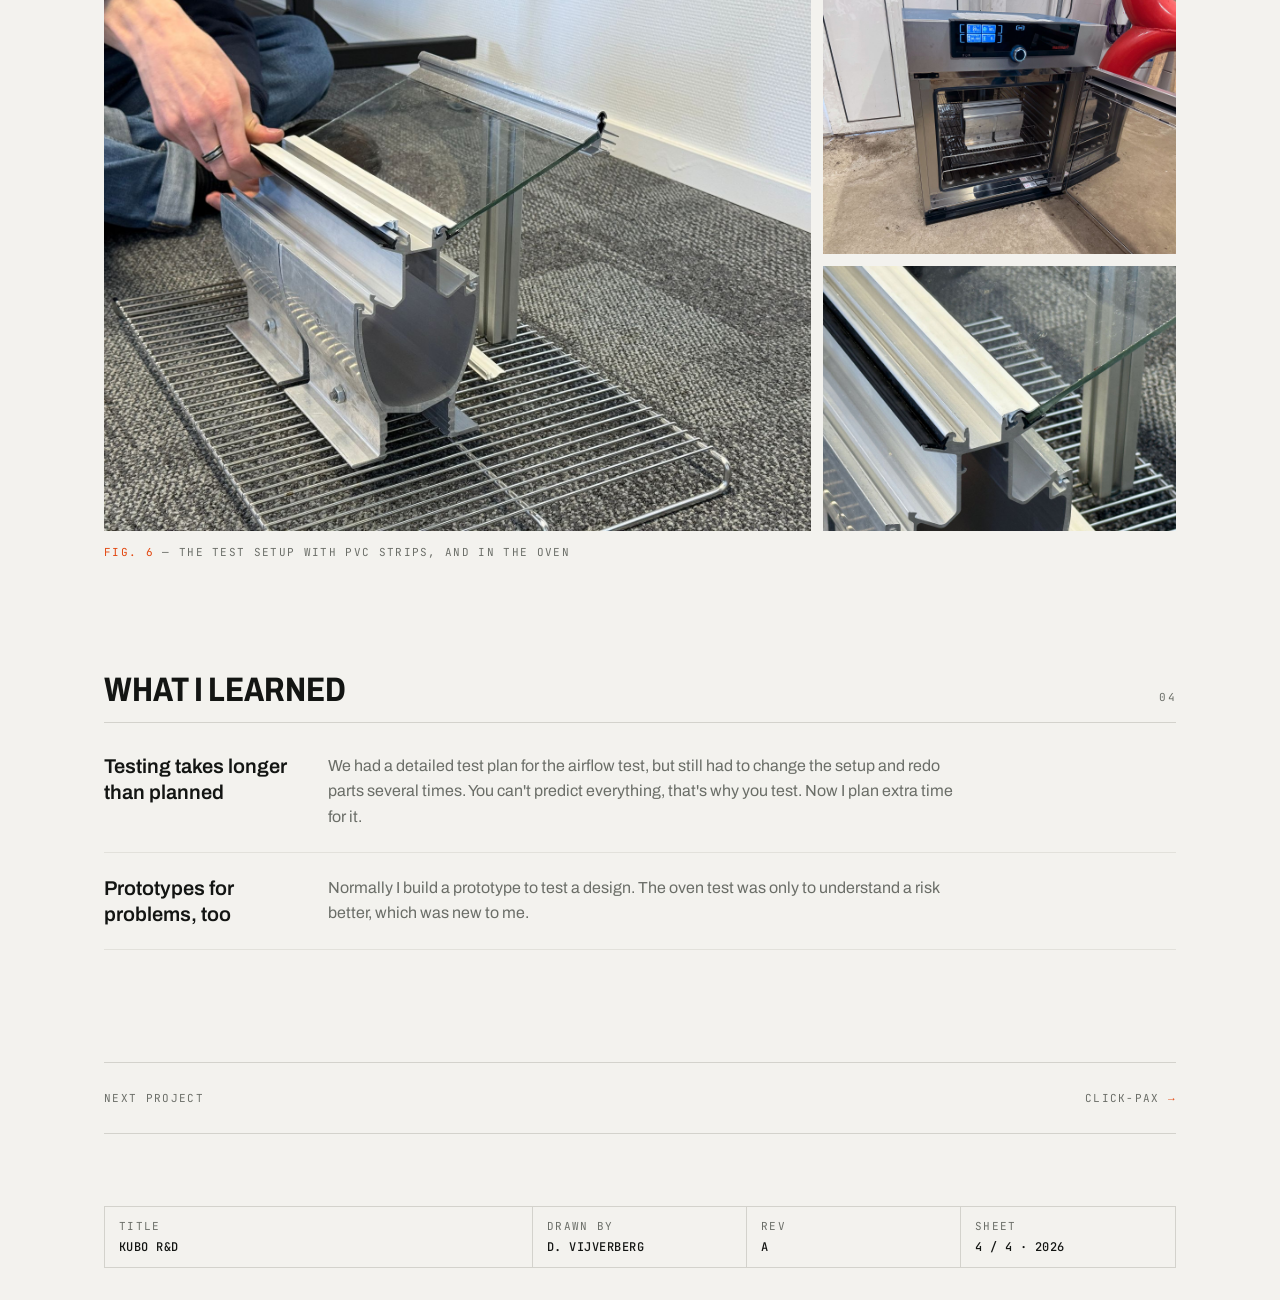
<file: projects/kubo-rnd.html>
<!doctype html>
<html lang="en" data-theme="light">
<head>
  <meta charset="utf-8">
  <meta name="viewport" content="width=device-width, initial-scale=1">
  <title>KUBO R&amp;D — Dion Vijverberg</title>
  <meta name="description" content="R&D work at greenhouse builder KUBO: an airflow test on an 85 m hose, a tool redesigned and taken to production, and a heat test on PVC.">
  <script>try{var t=localStorage.getItem("theme");if(t)document.documentElement.dataset.theme=t}catch(e){}</script>
  <link rel="preload" href="/assets/fonts/archivo.woff2" as="font" type="font/woff2" crossorigin>
  <link rel="icon" href="/favicon.svg" type="image/svg+xml">
  <link rel="icon" href="/favicon.ico" sizes="32x32">
  <link rel="apple-touch-icon" href="/apple-touch-icon.png">
  <meta property="og:type" content="website">
  <meta property="og:title" content="KUBO R&amp;D — Dion Vijverberg">
  <meta property="og:description" content="An airflow test on an 85 m hose, a tool redesigned and taken to production, and a heat test on PVC.">
  <link rel="canonical" href="https://www.dionvijverberg.nl/projects/kubo-rnd">
  <meta property="og:url" content="https://www.dionvijverberg.nl/projects/kubo-rnd">
  <meta property="og:image" content="https://www.dionvijverberg.nl/og.png">
  <meta property="og:image:width" content="1200">
  <meta property="og:image:height" content="630">
  <meta name="twitter:card" content="summary_large_image">
  <meta name="theme-color" content="#f3f2ee">
  <link rel="stylesheet" href="/assets/styles.css">
  <link rel="stylesheet" href="/assets/project.css">
  <link rel="stylesheet" href="/assets/projects/kubo/kubo.css">
</head>
<body>
  <div class="wrap">
    <header class="bar">
      <a class="mark" href="/">DV<i>/</i></a>
      <div class="bar-right">
        <nav class="mono">
          <a href="/#projects">Projects</a>
          <a href="/#contact">Contact</a>
        </nav>
        <button class="theme-toggle mono" type="button" aria-label="Switch theme"><span class="knob"></span><span class="label">Dark</span></button>
      </div>
    </header>

    <main>
      <a class="back mono" href="/#projects">← All projects</a>

      <div class="p-head">
        <span class="mono"><span class="hot">03</span> — R&amp;D · greenhouse technology</span>
        <h1>R&amp;D at KUBO</h1>
        <p class="pitch">Internship and part-time job at the R&amp;D department of greenhouse builder KUBO. I didn't have one fixed project but helped out on several. Below are the three I spent the most time on: an airflow test, redesigning a tool, and a heat test on PVC strips.</p>
      </div>

      <div class="spec">
        <div><span class="mono">Context</span><b>Internship → part-time</b></div>
        <div><span class="mono">Where</span><b>KUBO Group, Monster</b></div>
        <div><span class="mono">Year</span><b>2025</b></div>
        <div><span class="mono">Team</span><b>R&amp;D department</b></div>
      </div>

      <figure class="hero-img rv">
        <img src="/assets/projects/kubo/ahu-hose.jpg" alt="The end of the 85 metre test hose in the hall" width="1600" height="1200" style="object-position:50% 60%">
        <figcaption class="cap mono"><span><span class="hot">Fig. 1</span> — The end of the 85 m test hose</span><span>KUBO</span></figcaption>
      </figure>

      <!-- ===================== 01 AHU ===================== -->
      <section class="chapter" id="airflow">
        <div class="sec-head rv"><h2>Measuring the airflow of an AHU</h2><span class="mono">01</span></div>
        <div class="lede rv">
          <span class="mono">Test setup · data</span>
          <div>
            <p>KUBO's Ultra Clima system has an Air Handling Unit (AHU) for each path in the greenhouse: a heating and cooling block with a fan that blows air through a long hose. Growers want to know how much air goes into the greenhouse (Q), because that tells them how quickly all the air gets replaced.</p>
            <p>This was the biggest project of my internship. We set up one AHU with an 85 m hose and ran the fan at different speeds. Q can be calculated in a few ways, so we measured several things to compare them afterwards.</p>
            <p>The measurements showed how the pressure is spread along the hose. With the results we could adjust the pattern of holes in the hose, so the air comes out more evenly along its length.</p>
          </div>
        </div>
        <div class="role-list rv">
          <span class="mono">My role</span>
          <ul><li>Building the setup</li><li>Running the tests</li><li>Processing the data</li><li>Improving the setup</li></ul>
        </div>

        <div class="rig rv" id="rig">
          <div class="rig-top">
            <span class="mono"><span class="hot">Fig. 2</span> — The test setup, simplified</span>
            <span class="mono">Select a measuring point</span>
          </div>
          <div class="rig-body">
            <div class="rig-draw">
              <svg viewBox="0 0 680 290" aria-hidden="false" role="group" aria-label="Schematic of the AHU test setup with four measuring points">
                <rect class="ln fill" x="40" y="80" width="56" height="140"/>
                <path class="thin" d="M48,86 V214 M56,86 V214 M64,86 V214 M72,86 V214 M80,86 V214 M88,86 V214 "/>
                <rect class="ln fill" x="96" y="80" width="98" height="140"/>
                <path class="ln fill" d="M194,80 L234,110 L234,190 L194,220 Z"/>
                <circle class="thin" cx="145" cy="150" r="34"/>
                <ellipse class="thin" cx="145" cy="133" rx="7" ry="15"/>
                <ellipse class="thin" cx="145" cy="133" rx="7" ry="15" transform="rotate(120 145 150)"/>
                <ellipse class="thin" cx="145" cy="133" rx="7" ry="15" transform="rotate(240 145 150)"/>
                <circle class="ln fill" cx="145" cy="150" r="4"/>
                <rect class="fill" x="234" y="110" width="186" height="80"/>
                <rect class="fill" x="450" y="110" width="190" height="80"/>
                <path class="ln" d="M234,110 H420 M450,110 H640 M234,190 H420 M450,190 H640"/>
                <path class="ln" d="M416,104 C428,132 408,168 420,196 M446,104 C458,132 438,168 450,196"/>
                <rect class="ln fill" x="640" y="104" width="10" height="92"/>
                <path class="air" d="M252,150 H405 M465,150 H612"/>
                <path class="ln" d="M615,150 l-9,-5 M615,150 l-9,5"/>
                <path class="dim-ln" d="M234,238 V262 M650,238 V262 M234,250 H650 M234,250 l9,-4 M234,250 l9,4 M650,250 l-9,-4 M650,250 l-9,4"/>
                <text x="442" y="242" text-anchor="middle">85 m</text>
                <text class="lbl" x="44" y="70">coil</text>
                <text class="lbl" x="124" y="70">fan</text>
                <text class="lbl" x="244" y="102">hose</text>
                <text class="lbl" x="480" y="142">air</text>

                <g class="m" data-m="1"><path class="meas" d="M150,220 V246 M113,259 H124"/><rect class="meas" x="124" y="246" width="52" height="26" style="fill:var(--bg)"/><text x="150" y="263" text-anchor="middle">A</text></g>
                <g class="m" data-m="2"><path class="meas" d="M110,80 V36 H237 M214,95 V36"/><rect class="meas" x="152" y="28" width="20" height="16" style="fill:var(--bg)"/></g>
                <g class="m" data-m="3"><path class="meas" d="M300,69 V150 H280"/></g>
                <g class="m" data-m="4"><path class="meas" d="M345,110 V98 M395,110 V98 M470,110 V98 M520,110 V98 M570,110 V98 M620,110 V98 M345,94 V88 H620 V94 M533,83 V88"/></g>

                <g class="pt" data-pt="1" tabindex="0" role="button" aria-label="1: fan current"><circle cx="100" cy="259" r="15"/><text x="100" y="259">1</text></g>
                <g class="pt" data-pt="2" tabindex="0" role="button" aria-label="2: pressure over the fan"><circle cx="250" cy="36" r="15"/><text x="250" y="36">2</text></g>
                <g class="pt" data-pt="3" tabindex="0" role="button" aria-label="3: pitot tube"><circle cx="300" cy="56" r="15"/><text x="300" y="56">3</text></g>
                <g class="pt" data-pt="4" tabindex="0" role="button" aria-label="4: pressure along the hose"><circle cx="533" cy="70" r="15"/><text x="533" y="70">4</text></g>
              </svg>
            </div>
            <div class="rig-info">
              <ol>
                <li><button type="button" data-pick="1" aria-pressed="true"><span class="mono">1</span>Fan current</button></li>
                <li><button type="button" data-pick="2" aria-pressed="false"><span class="mono">2</span>Pressure over the fan</button></li>
                <li><button type="button" data-pick="3" aria-pressed="false"><span class="mono">3</span>Pitot tube</button></li>
                <li><button type="button" data-pick="4" aria-pressed="false"><span class="mono">4</span>Pressure along the hose</button></li>
              </ol>
              <div class="rig-text" aria-live="polite">
                <h4 class="mono hot"></h4>
                <p></p>
              </div>
            </div>
          </div>
        </div>

        <div class="chart rv" id="chart">
          <div class="chart-top">
            <span class="mono"><span class="hot">Fig. 3</span> — Static pressure along the hose, per fan speed</span>
            <div class="seg" role="group" aria-label="Fan speed">
              <button type="button" data-fan="30">30%</button><button type="button" data-fan="40">40%</button><button type="button" data-fan="50">50%</button><button type="button" data-fan="60">60%</button><button type="button" data-fan="70">70%</button><button type="button" data-fan="80">80%</button><button type="button" data-fan="90">90%</button><button type="button" data-fan="100" aria-pressed="true">100%</button>
            </div>
          </div>
          <div class="chart-body">
            <div class="chart-plot"></div>
            <div class="chart-read">
              <div><span class="mono">Average</span><b data-out="avg">–</b></div>
              <div><span class="mono">Lowest</span><b data-out="lo">–</b></div>
              <div><span class="mono">Highest</span><b data-out="hi">–</b></div>
              <p><span data-out="note"></span> Approximate, read from my report.</p>
            </div>
          </div>
        </div>

        <figure class="hero-img rv">
          <img src="/assets/projects/kubo/ahu-unit.jpg" alt="The AHU test setup in the hall: coil block, fan and hose" width="1600" height="1200" loading="lazy" style="object-position:50% 45%">
          <figcaption class="cap mono"><span><span class="hot">Fig. 4</span> — The AHU in the test hall</span></figcaption>
        </figure>
      </section>

      <!-- ===================== 02 TOOL ===================== -->
      <section class="chapter" id="tool">
        <div class="sec-head rv"><h2>Redesigning a tool</h2><span class="mono">02</span></div>
        <div class="lede rv">
          <span class="mono">Redesign → production</span>
          <div>
            <p>At a greenhouse near the coast in Portugal, the salty air made the aluminium corrode. The corrosion pushed on the glass until the panes broke. As a temporary fix, the frame around the glass was opened up a little with a special tool: you place it on the profile, tighten a bolt, and it pulls part of the profile up.</p>
            <p>There was one tool, but three more were needed. The 3D models were lost and the people who made the original no longer worked there. At first I was only asked to get some quotes, but it turned into a redesign that I mostly did on my own.</p>
          </div>
        </div>
        <div class="process rv" id="process">
          <div class="process-tabs" role="tablist" aria-label="Project steps">
            <button role="tab" aria-selected="true" data-step="0"><span class="mono">01</span>Problem</button>
            <button role="tab" aria-selected="false" data-step="1"><span class="mono">02</span>Modelling</button>
            <button role="tab" aria-selected="false" data-step="2"><span class="mono">03</span>3D print</button>
            <button role="tab" aria-selected="false" data-step="3"><span class="mono">04</span>Production</button>
            <button role="tab" aria-selected="false" data-step="4"><span class="mono">05</span>Test &amp; ship</button>
          </div>
          <div class="process-body">
            <figure class="process-img"><img src="/assets/projects/kubo/profile.jpg" alt="" width="1600" height="1200"></figure>
            <div class="process-txt" aria-live="polite">
              <span class="mono hot"></span>
              <h3></h3>
              <p></p>
            </div>
          </div>
        </div>
        <p class="mono" style="margin-top:14px"><span class="hot">Fig. 5</span> — The tool, step by step</p>
      </section>

      <!-- ===================== 03 PVC ===================== -->
      <section class="chapter" id="pvc">
        <div class="sec-head rv"><h2>Heat test on PVC strips</h2><span class="mono">03</span></div>
        <div class="lede rv">
          <span class="mono">Research · heat test</span>
          <div>
            <p>For a project in Saudi Arabia, another department asked whether the PVC and aluminium parts would cause problems in that climate. In a brainstorm we named three risks: UV, high temperatures and thermal expansion.</p>
            <p>Together with a colleague I looked at heat. We built a small setup with the PVC strips that hold the glass, put it in an oven at different temperatures, and checked flexibility and deformation afterwards. At high temperatures it lost strength and shape quickly. The conclusion of the whole research: standard PVC won't hold up in that climate, but a more UV-resistant type of PVC did fine.</p>
          </div>
        </div>
        <div class="role-list rv">
          <span class="mono">My role</span>
          <ul><li>Brainstorm</li><li>Test plan</li><li>Running the test</li><li>Reporting</li></ul>
        </div>
        <div class="gallery g3">
          <figure class="rv"><img src="/assets/projects/kubo/pvc-setup.jpg" alt="Test setup with PVC strips holding glass" width="1600" height="1200" loading="lazy"></figure>
          <figure class="rv"><img src="/assets/projects/kubo/pvc-oven.jpg" alt="The test setup in the oven" width="1600" height="1200" loading="lazy"></figure>
          <figure class="rv"><img src="/assets/projects/kubo/pvc-closeup.jpg" alt="Close-up of the PVC strip and glass" width="1600" height="1200" loading="lazy"></figure>
        </div>
        <p class="mono" style="margin-top:14px"><span class="hot">Fig. 6</span> — The test setup with PVC strips, and in the oven</p>
      </section>

      <!-- ===================== TAKEAWAY ===================== -->
      <section class="chapter" id="learned">
        <div class="sec-head rv"><h2>What I learned</h2><span class="mono">04</span></div>
        <ul class="findings">
          <li class="rv"><h3>Testing takes longer than planned</h3><p>We had a detailed test plan for the airflow test, but still had to change the setup and redo parts several times. You can't predict everything, that's why you test. Now I plan extra time for it.</p></li>
          <li class="rv"><h3>Prototypes for problems, too</h3><p>Normally I build a prototype to test a design. The oven test was only to understand a risk better, which was new to me.</p></li>
        </ul>
      </section>

      <a class="next" href="/projects/click-pax">
        <span class="mono">Next project</span>
        <span class="mono">Click-Pax <span class="hot">→</span></span>
      </a>
    </main>
    <footer style="margin-top: 72px;">
      <div class="tblock">
        <div><span class="mono">Title</span><b>KUBO R&amp;D</b></div>
        <div><span class="mono">Drawn by</span><b>D. Vijverberg</b></div>
        <div><span class="mono">Rev</span><b>A</b></div>
        <div><span class="mono">Sheet</span><b>4 / 4 · <span id="yr">2026</span></b></div>
      </div>
    </footer>
  </div>
  <script src="/assets/site.js"></script>
  <script src="/assets/projects/kubo/kubo.js"></script>
</body>
</html>
</file>
<file: assets/styles.css>
@font-face { font-family: "Archivo"; src: url(fonts/archivo.woff2) format("woff2-variations"); font-weight: 100 900; font-stretch: 62% 125%; font-display: swap; }
@font-face { font-family: "JetBrains Mono"; src: url(fonts/jbm-400.woff2) format("woff2"); font-weight: 400; font-display: swap; }
@font-face { font-family: "JetBrains Mono"; src: url(fonts/jbm-500.woff2) format("woff2"); font-weight: 500; font-display: swap; }

/* ---------- theme tokens ---------- */
:root {
  --bg: #0e0e0d;
  --surface: #171716;
  --ink: #eeede9;
  --dim: #8f8e89;
  --faint: #2c2c2a;
  --line: #1d1d1c;
  --hot: #ff5b1f;
  --mono: "JetBrains Mono", ui-monospace, monospace;
  --sans: "Archivo", system-ui, sans-serif;
  color-scheme: dark;
}
:root[data-theme="light"] {
  --bg: #f3f2ee;
  --surface: #ebeae5;
  --ink: #131513;
  --dim: #6b6e68;
  --faint: #d3d2cc;
  --line: #e2e1db;
  --hot: #e2470f;
  color-scheme: light;
}

* { box-sizing: border-box; margin: 0; padding: 0; }
html { scroll-behavior: smooth; }
body {
  background: var(--bg);
  color: var(--ink);
  font-family: var(--sans);
  -webkit-font-smoothing: antialiased;
  overflow-x: hidden;
  transition: background-color .35s ease, color .35s ease;
}
::selection { background: var(--hot); color: #fff; }
a { color: inherit; }
img { display: block; max-width: 100%; }

.wrap { max-width: 1120px; margin: 0 auto; padding: 0 24px; }
.mono {
  font-family: var(--mono);
  font-size: 11px;
  letter-spacing: .12em;
  text-transform: uppercase;
  color: var(--dim);
}
.hot { color: var(--hot); }

/* ---------- top bar ---------- */
header.bar {
  display: flex; justify-content: space-between; align-items: center;
  padding: 24px 0;
}
.mark {
  font-weight: 800; font-stretch: 70%;
  font-size: 20px; letter-spacing: .02em;
  text-decoration: none;
}
.mark i { color: var(--hot); font-style: normal; }
.bar-right { display: flex; align-items: center; gap: 22px; }
.bar-right nav { display: flex; gap: 22px; }
.bar-right nav a { text-decoration: none; transition: color .2s; }
.bar-right nav a:hover { color: var(--ink); }

.theme-toggle {
  display: inline-flex; align-items: center; gap: 8px;
  background: none; border: 1px solid var(--faint); border-radius: 999px;
  padding: 6px 12px 6px 8px; cursor: pointer; color: var(--dim);
  transition: border-color .2s, color .2s;
}
.theme-toggle:hover { border-color: var(--ink); color: var(--ink); }
.theme-toggle .knob {
  width: 14px; height: 14px; border-radius: 50%;
  border: 1.5px solid currentColor; position: relative; overflow: hidden;
}
.theme-toggle .knob::after {
  content: ""; position: absolute; inset: 0; left: 50%;
  background: currentColor;
}

/* ---------- hero ---------- */
.hero {
  display: grid;
  grid-template-columns: 1fr 340px;
  gap: 64px;
  align-items: end;
  padding: 96px 0 40px;
}
.eyebrow { display: flex; align-items: center; gap: 10px; margin-bottom: 28px; }
.dot { width: 7px; height: 7px; border-radius: 50%; background: var(--hot); }
h1 {
  font-weight: 700; font-stretch: 72%;
  font-size: clamp(52px, 8vw, 104px);
  line-height: .9;
  letter-spacing: -.01em;
  text-transform: uppercase;
}
.pitch {
  margin-top: 28px;
  font-size: clamp(18px, 1.7vw, 22px);
  line-height: 1.4;
  max-width: 470px;
  color: var(--dim);
}
.pitch strong { color: var(--ink); font-weight: 500; }
.hero-meta { margin-top: 36px; display: flex; gap: 28px; flex-wrap: wrap; }
.hero-meta div { display: flex; flex-direction: column; gap: 6px; }
.hero-meta b { font-family: var(--mono); font-weight: 500; font-size: 13px; letter-spacing: .02em; }

.portrait { position: relative; }
.portrait .frame {
  position: relative;
  aspect-ratio: 4 / 5;
  overflow: hidden;
  background: #0e0e0d;
}
.portrait img { width: 100%; height: 100%; object-fit: cover; filter: grayscale(.15); }
/* corner ticks, like crop marks on a drawing */
.portrait::before, .portrait::after {
  content: ""; position: absolute; width: 14px; height: 14px;
  border-color: var(--dim); border-style: solid; pointer-events: none;
}
.portrait::before { top: -9px; left: -9px; border-width: 1px 0 0 1px; }
.portrait::after { bottom: 22px; right: -9px; border-width: 0 1px 1px 0; }
.portrait figcaption {
  display: flex; justify-content: space-between;
  padding-top: 12px; height: 31px;
}

/* ---------- sections ---------- */
section { padding: 112px 0 0; }
.sec-head {
  display: flex; justify-content: space-between; align-items: baseline;
  border-bottom: 1px solid var(--faint);
  padding-bottom: 14px;
}
h2 {
  font-weight: 700; font-stretch: 80%;
  font-size: clamp(26px, 3vw, 34px);
  text-transform: uppercase;
}

/* projects */
.projects { display: grid; grid-template-columns: repeat(2, 1fr); gap: 20px; padding-top: 28px; }
.project {
  display: flex; flex-direction: column;
  text-decoration: none;
  border: 1px solid var(--faint);
  padding: 22px;
  min-height: 260px;
  transition: border-color .25s;
  position: relative;
}
a.project:hover { border-color: var(--hot); }
.project .top { display: flex; justify-content: space-between; }
.project h3 {
  margin-top: auto;
  padding-top: 48px;
  font-weight: 600; font-stretch: 85%;
  font-size: clamp(22px, 2.2vw, 28px);
  line-height: 1.1;
}
.project p { margin-top: 10px; color: var(--dim); font-size: 15px; line-height: 1.5; max-width: 420px; }
.project .go {
  position: absolute; right: 22px; bottom: 22px;
  color: var(--hot); font-size: 20px;
  transition: transform .3s cubic-bezier(.2,.8,0,1);
}
a.project:hover .go { transform: translate(4px, -4px); }
.project.soon { border-style: dashed; }
.project.soon h3 { color: var(--dim); }

/* experience */
.exp { list-style: none; }
.exp li {
  display: grid;
  grid-template-columns: 200px 1fr auto;
  gap: 24px;
  padding: 18px 0;
  border-bottom: 1px solid var(--line);
  align-items: baseline;
}
.exp .role { font-size: 18px; font-weight: 600; }
.exp .org { color: var(--dim); font-size: 15px; margin-top: 3px; }

/* skills */
.skills { display: flex; flex-wrap: wrap; gap: 8px; padding-top: 24px; }
.skills span {
  font-family: var(--mono); font-size: 12.5px;
  border: 1px solid var(--faint);
  padding: 8px 12px;
}

/* contact */
.contact { padding: 128px 0 72px; }
.contact h2 { font-size: clamp(36px, 5.5vw, 64px); line-height: .95; margin: 14px 0 22px; }
.mail {
  font-family: var(--mono); font-size: 15px;
  text-decoration: none; border-bottom: 1px solid var(--hot);
  padding-bottom: 2px;
}
.mail:hover { color: var(--hot); }

/* title block footer */
footer { padding: 0 0 32px; }
.tblock {
  display: grid;
  grid-template-columns: 2fr 1fr 1fr 1fr;
  border: 1px solid var(--faint);
}
.tblock div {
  padding: 12px 14px;
  border-right: 1px solid var(--faint);
  display: flex; flex-direction: column; gap: 6px;
}
.tblock div:last-child { border-right: 0; }
.tblock b {
  font-family: var(--mono); font-weight: 500;
  font-size: 12px; letter-spacing: .04em; text-transform: uppercase;
}

/* ---------- project page ---------- */
.back { display: inline-block; margin-top: 40px; text-decoration: none; }
.back:hover { color: var(--hot); }
.p-head { padding: 56px 0 40px; border-bottom: 1px solid var(--faint); }
.p-head h1 { font-size: clamp(36px, 5vw, 60px); max-width: 900px; margin-top: 18px; }
.p-head .pitch { max-width: 620px; }
.spec {
  display: grid; grid-template-columns: repeat(4, 1fr);
  border-bottom: 1px solid var(--faint);
}
.spec div { padding: 18px 0; display: flex; flex-direction: column; gap: 6px; }
.spec b { font-family: var(--mono); font-weight: 500; font-size: 13px; }
.figure-ph {
  margin-top: 40px;
  aspect-ratio: 16 / 8;
  border: 1px dashed var(--faint);
  background: var(--surface);
  display: grid; place-items: center;
}
.p-body { display: grid; grid-template-columns: 200px 1fr; gap: 24px; padding-top: 72px; }
.p-body h2 { font-size: 20px; }
.p-body p { font-size: 18px; line-height: 1.6; color: var(--dim); max-width: 640px; }
.p-body p + p { margin-top: 14px; }
.p-body p strong { color: var(--ink); font-weight: 500; }
.next {
  display: flex; justify-content: space-between; align-items: center;
  margin-top: 112px; padding: 28px 0;
  border-top: 1px solid var(--faint); border-bottom: 1px solid var(--faint);
  text-decoration: none;
}
.next:hover .hot { transform: translateX(4px); }
.next .hot { transition: transform .3s; display: inline-block; }
.next + .next { margin-top: 0; border-top: 0; }

/* reveal */
.rv { opacity: 0; transform: translateY(16px); transition: opacity .8s ease, transform .8s cubic-bezier(.2,.8,0,1); }
.rv.in { opacity: 1; transform: none; }

@media (max-width: 860px) {
  .hero { grid-template-columns: 1fr; gap: 40px; padding-top: 40px; }
  .portrait { max-width: 300px; order: -1; }
  .projects { grid-template-columns: 1fr; }
  .exp li { grid-template-columns: 1fr; gap: 4px; }
  .tblock { grid-template-columns: 1fr 1fr; }
  .tblock div:first-child { grid-column: 1 / -1; border-right: 0; border-bottom: 1px solid var(--faint); }
  .bar-right nav { display: none; }
  .spec { grid-template-columns: 1fr 1fr; }
  .p-body { grid-template-columns: 1fr; gap: 12px; padding-top: 56px; }
  section { padding-top: 88px; }
}
@media (max-width: 520px) {
  .wrap { padding: 0 16px; }
  .portrait { max-width: 240px; }
}
@media (prefers-reduced-motion: reduce) {
  *, *::before, *::after { transition: none !important; }
  .rv { opacity: 1; transform: none; }
}
</file>
<file: assets/m3d.css>
[hidden] { display: none !important; }
/* ---------- 3D viewer ---------- */
.m3d { margin-top: 40px; }
.hero-3d.m3d { margin-top: 0; }
.m3d-stage {
  position: relative; aspect-ratio: 16 / 8;
  background: radial-gradient(ellipse at 50% 55%, var(--surface) 0%, var(--bg) 70%);
  border: 1px solid var(--faint);
  cursor: grab; overflow: hidden;
}
.m3d-stage:active { cursor: grabbing; }
.m3d-stage canvas { position: absolute; inset: 0; width: 100% !important; height: 100% !important; display: block; }
.m3d-status { position: absolute; left: 50%; top: 50%; transform: translate(-50%, -50%); }
.m3d-hint { position: absolute; left: 16px; bottom: 14px; transition: opacity .4s; pointer-events: none; }
.m3d:not(.ready) .m3d-hint, .m3d.touched .m3d-hint { opacity: 0; }
.m3d-bar { display: flex; justify-content: space-between; align-items: center; gap: 12px; margin-top: 12px; flex-wrap: wrap; }
.m3d-reset { background: none; border: 0; color: var(--dim); cursor: pointer; border-bottom: 1px solid var(--faint); padding: 4px 0; }
.m3d-reset:hover { color: var(--ink); border-color: var(--hot); }
@media (max-width: 860px) { .m3d-stage { aspect-ratio: 4 / 3; } }
</file>
<file: assets/home.css>
/* ---------- homepage ---------- */
.hero.solo { grid-template-columns: 1fr; padding: 120px 0 24px; }
.hero.solo h1 { font-size: clamp(56px, 9vw, 120px); }
.hero.solo .pitch { max-width: 560px; }

.feature {
  display: grid; grid-template-columns: 1.35fr 1fr;
  border: 1px solid var(--faint);
  text-decoration: none;
  margin-top: 28px;
  transition: border-color .25s;
}
.feature:hover { border-color: var(--hot); }
.feature .img { overflow: hidden; background: var(--surface); }
.feature .img img { width: 100%; height: 100%; object-fit: cover; aspect-ratio: 4 / 3; transition: transform .8s cubic-bezier(.2,.8,0,1); }
.feature:hover .img img { transform: scale(1.03); }
.feature .txt { padding: 26px; display: flex; flex-direction: column; gap: 12px; position: relative; }
.feature .txt .top { display: flex; justify-content: space-between; }
.feature h3 { margin-top: auto; font-weight: 600; font-stretch: 85%; font-size: clamp(24px, 2.6vw, 34px); line-height: 1.08; }
.feature p { color: var(--dim); font-size: 15.5px; line-height: 1.55; }
.feature .tags { display: flex; gap: 8px; flex-wrap: wrap; padding-top: 6px; }
.feature .tags span { font-family: var(--mono); font-size: 11px; border: 1px solid var(--faint); padding: 5px 8px; color: var(--dim); }
.feature .go { color: var(--hot); font-size: 20px; transition: transform .3s cubic-bezier(.2,.8,0,1); align-self: flex-end; }
.feature:hover .go { transform: translate(4px, -4px); }
.projects.single { grid-template-columns: 1fr; padding-top: 20px; }
.projects.single .project { min-height: 0; flex-direction: row; align-items: baseline; gap: 24px; flex-wrap: wrap; }
.projects.single .project h3 { margin: 0; padding: 0; }
.projects.single .project p { margin: 0; }

.about { display: grid; grid-template-columns: 220px 1fr; gap: 48px; padding-top: 32px; align-items: start; }
.about .portrait { max-width: 220px; }
.about .portrait::after { bottom: 22px; }
.about-text p { font-size: 19px; line-height: 1.6; color: var(--dim); max-width: 620px; }
.about-text p + p { margin-top: 16px; }
.about-text p strong { color: var(--ink); font-weight: 500; }

@media (max-width: 860px) {
  .hero.solo { padding-top: 64px; }
  .feature { grid-template-columns: 1fr; }
  .about { grid-template-columns: 1fr; gap: 28px; }
  .about .portrait { max-width: 200px; order: 0; }
}

/* contact */
.contact { padding: 112px 0 72px; }
.contact h2 { font-size: clamp(26px, 3vw, 34px); line-height: 1; margin: 0; }
.contact-grid { display: grid; grid-template-columns: 1fr 1fr; gap: 24px; padding-top: 28px; align-items: start; }
.contact-sub { font-size: 19px; line-height: 1.5; color: var(--dim); max-width: 420px; }
.contact-links { list-style: none; display: grid; gap: 16px; }
.contact-links li { display: grid; grid-template-columns: 90px 1fr; align-items: baseline; gap: 12px; }
@media (max-width: 860px) { .contact-grid { grid-template-columns: 1fr; } }
.contact-links .mail { justify-self: start; }

/* hero with 3D model */
.hero.home { grid-template-columns: 1.05fr 1fr; gap: 24px; align-items: end; padding: 72px 0 24px; }
.hero.home h1 { font-size: clamp(56px, 8vw, 112px); }
.hero-3d { position: relative; }
.hero-3d .m3d-stage {
  aspect-ratio: 1 / 1; border: 0;
  background: none; overflow: visible;
}
.hero-3d .m3d-status { opacity: .6; }
.hero-3d figcaption { display: flex; justify-content: space-between; gap: 12px; }
.hero-3d figcaption a { text-decoration: none; color: var(--ink); }
.hero-3d figcaption a:hover { color: var(--hot); }
@media (max-width: 860px) {
  .hero.home { grid-template-columns: 1fr; padding-top: 40px; gap: 8px; }
  .hero-3d .m3d-stage { aspect-ratio: 4 / 3; }
}

/* toolkit as rows, same rhythm as experience */
.exp.tools li { grid-template-columns: 200px 1fr; align-items: start; }
.exp.tools li > .mono { padding-top: 9px; }
.exp.tools .skills { padding-top: 0; }
.tools-note { color: var(--dim); font-size: 15.5px; line-height: 1.55; max-width: 620px; margin-bottom: 12px; }
@media (max-width: 860px) { .exp.tools li { grid-template-columns: 1fr; gap: 10px; } .exp.tools li > .mono { padding-top: 0; } }
.projects .project.soon .top { display: flex; justify-content: space-between; width: 100%; }
.exp li.earlier .role { font-weight: 500; color: var(--dim); }

/* Click-Pax dieline as feature visual (placeholder until renders) */
.feature .img.thumb-die { display: grid; place-items: center; padding: 8% 9%; aspect-ratio: 4 / 3; }
.thumb-die svg { width: 100%; }
.thumb-die .t-cut { fill: var(--bg); stroke: var(--ink); stroke-width: 1.5; vector-effect: non-scaling-stroke; }
.thumb-die .t-crease { fill: none; stroke: var(--hot); stroke-width: 1.5; stroke-dasharray: 6 4; vector-effect: non-scaling-stroke; }
.feature .img.thumb-die { border-right: 1px solid var(--faint); }
@media (max-width: 860px) { .feature .img.thumb-die { border-right: 0; border-bottom: 1px solid var(--faint); } }

/* project cards with thumbnail */
.project.card-img { min-height: 0; gap: 0; }
.project .thumb { margin: -22px -22px 18px; aspect-ratio: 16 / 9; overflow: hidden; background: var(--surface); border-bottom: 1px solid var(--faint); }
.project .thumb img { width: 100%; height: 100%; object-fit: cover; transition: transform .8s cubic-bezier(.2,.8,0,1); }
.project:hover .thumb img { transform: scale(1.03); }
.project.card-img h3 { padding-top: 14px; margin-top: 0; }
.project.card-img p { padding-right: 28px; }

/* hero: folding mailer (replaces the motor casing) */
.hero-fold .fold-stage { position: relative; aspect-ratio: 1 / 1; cursor: grab; touch-action: pan-y; }
.hero-fold .fold-stage:active { cursor: grabbing; }
.hero-fold .fold-stage canvas { position: absolute; inset: 0; width: 100% !important; height: 100% !important; display: block; }
.hero-fold .fold-status { position: absolute; left: 50%; top: 50%; transform: translate(-50%, -50%); opacity: .6; }
.fold-link { background: none; border: 0; padding: 0; font: inherit; letter-spacing: inherit; text-transform: inherit; color: var(--ink); cursor: pointer; border-bottom: 1px solid var(--hot); }
.fold-link:hover { color: var(--hot); }
@media (max-width: 860px) { .hero-fold .fold-stage { aspect-ratio: 4 / 3; } }
.feature .img.img-render { border-right: 1px solid var(--faint); }
@media (max-width: 860px) { .feature .img.img-render { border-right: 0; border-bottom: 1px solid var(--faint); } }

/* long section title: keep label on one line */
#experience .sec-head { gap: 16px; }
#experience .sec-head .mono { white-space: nowrap; }
#education { padding-top: 72px; }
</file>
<file: assets/project.css>
/* ---------- project page extras ---------- */
.viz {
  --s-bear: #eb6834;   /* bearings      (cat. slot 2) */
  --s-elec: #2a78d6;   /* electronics   (cat. slot 1) */
  --s-mech: #1baf7a;   /* other mech.   (cat. slot 3) */
  --b1: #fbd3bf; --b2: #f6a57f; --b3: #eb6834; --b4: #b8461c; --b5: #7a2c10;
  --sel: #eb6834;
  --bar: #c9c8c2;
}
:root[data-theme="dark"] .viz {
  --s-bear: #d95926;
  --s-elec: #3987e5;
  --s-mech: #199e70;
  --b1: #5a2410; --b2: #8f3a17; --b3: #d95926; --b4: #f08a5d; --b5: #f7b99a;
  --sel: #f07a50;
  --bar: #3a3a38;
}

.p-actions { display: flex; gap: 22px; flex-wrap: wrap; margin-top: 30px; }

.hero-img { margin-top: 40px; }
.hero-img img { width: 100%; aspect-ratio: 16 / 8; object-fit: cover; }
figcaption.cap { padding-top: 10px; display: flex; justify-content: space-between; gap: 16px; }

.stats {
  display: grid; grid-template-columns: repeat(4, 1fr);
  border-top: 1px solid var(--faint); border-bottom: 1px solid var(--faint);
  margin-top: 72px;
}
.stats div { padding: 26px 20px 24px 0; }
.stats div + div { padding-left: 20px; border-left: 1px solid var(--line); }
.stats b {
  display: block;
  font-weight: 700; font-stretch: 72%;
  font-size: clamp(40px, 5vw, 60px); line-height: 1;
  margin-bottom: 10px;
}
.stats span.mono { line-height: 1.5; display: block; max-width: 200px; }

.chapter { padding-top: 112px; }
.chapter .sec-head { margin-bottom: 0; }
.lede { display: grid; grid-template-columns: 200px 1fr; gap: 24px; padding-top: 28px; }
.lede p { font-size: 18px; line-height: 1.6; color: var(--dim); max-width: 640px; }
.lede p + p { margin-top: 14px; }
.lede p strong { color: var(--ink); font-weight: 500; }

.gallery { display: grid; gap: 12px; margin-top: 40px; }
.gallery.g3 { grid-template-columns: 2fr 1fr; grid-template-rows: auto auto; }
.gallery.g3 figure:first-child { grid-row: span 2; }
.gallery.g4 { grid-template-columns: repeat(4, 1fr); }
.gallery.g2 { grid-template-columns: 1fr 1fr; }
.gallery figure { overflow: hidden; }
.gallery img { width: 100%; height: 100%; object-fit: cover; }
.gallery.g4 img { aspect-ratio: 1 / 1; }
.gallery.g2 img { aspect-ratio: 4 / 3; }

/* paper panel for line drawings: same in both themes, like a print on the desk */
.paper {
  background: #fff; color: #131513;
  border: 1px solid var(--faint);
  position: relative;
}
.paper img { width: 100%; }

/* ---------- exploded view ---------- */
.explode { margin-top: 40px; }
.explode .stage { position: relative; padding: 4% 3%; }
.hot-pt {
  position: absolute; transform: translate(-50%, -50%);
  width: 30px; height: 30px; border-radius: 50%;
  border: none; background: transparent; cursor: pointer;
  display: grid; place-items: center;
}
.hot-pt::before {
  content: ""; width: 14px; height: 14px; border-radius: 50%;
  background: var(--c); box-shadow: 0 0 0 2px #fff;
  transition: transform .2s;
}
.hot-pt::after {
  content: ""; position: absolute; inset: 3px; border-radius: 50%;
  border: 1.5px solid var(--c); opacity: 0; transition: opacity .2s;
}
.hot-pt:hover::before, .hot-pt.on::before { transform: scale(1.15); }
.hot-pt:hover::after, .hot-pt.on::after { opacity: 1; }
.hot-pt:focus-visible { outline: 2px solid var(--c); outline-offset: 2px; }
.explode.filtered .hot-pt:not(.match) { opacity: .2; }

.explode-ui { display: grid; grid-template-columns: 1fr 1.2fr; gap: 24px; margin-top: 18px; align-items: start; }
.legend { display: flex; flex-wrap: wrap; gap: 8px; }
.legend button {
  display: inline-flex; align-items: center; gap: 10px;
  background: none; color: var(--ink); cursor: pointer;
  border: 1px solid var(--faint); padding: 9px 12px;
  font-family: var(--mono); font-size: 12px; letter-spacing: .04em;
  transition: border-color .2s;
}
.legend button:hover, .legend button[aria-pressed="true"] { border-color: var(--ink); }
.legend i { width: 10px; height: 10px; border-radius: 50%; background: var(--c); display: inline-block; }
.legend b { font-weight: 500; color: var(--dim); }
.part-info { border-left: 2px solid var(--c, var(--faint)); padding: 2px 0 2px 18px; min-height: 96px; }
.part-info h4 { font-size: 20px; font-weight: 600; margin: 6px 0 6px; }
.part-info p { color: var(--dim); font-size: 15px; line-height: 1.55; }

/* ---------- diagnosis explorer ---------- */
.lab { margin-top: 40px; border: 1px solid var(--faint); }
.lab-top {
  display: flex; justify-content: space-between; align-items: center; gap: 16px; flex-wrap: wrap;
  padding: 14px 18px; border-bottom: 1px solid var(--faint);
}
.seg { display: inline-flex; border: 1px solid var(--faint); }
.seg button {
  background: none; border: 0; color: var(--dim); cursor: pointer;
  font-family: var(--mono); font-size: 11.5px; letter-spacing: .08em; text-transform: uppercase;
  padding: 8px 12px;
}
.seg button + button { border-left: 1px solid var(--faint); }
.seg button[aria-pressed="true"] { background: var(--ink); color: var(--bg); }
.lab-body { display: grid; grid-template-columns: 250px 1fr; }
.scen { list-style: none; border-right: 1px solid var(--faint); padding: 8px 0; }
.scen button {
  width: 100%; text-align: left; background: none; border: 0; color: var(--ink); cursor: pointer;
  display: grid; grid-template-columns: 34px 1fr; gap: 8px; align-items: baseline;
  padding: 10px 18px; font-family: var(--sans); font-size: 15px;
  border-left: 2px solid transparent;
}
.scen button:hover { background: var(--surface); }
.scen button[aria-pressed="true"] { border-left-color: var(--sel); background: var(--surface); }
.scen .id { font-family: var(--mono); font-size: 11px; color: var(--dim); }
.scen .ok { color: var(--dim); font-size: 13px; }

.scope { padding: 18px; display: flex; flex-direction: column; gap: 18px; min-width: 0; }
.readout { display: grid; grid-template-columns: repeat(3, 1fr); gap: 16px; }
.readout div { display: flex; flex-direction: column; gap: 6px; }
.readout b { font-family: var(--mono); font-weight: 500; font-size: 22px; letter-spacing: -.01em; }
.readout b.up { color: var(--sel); }
.canvas-wrap { position: relative; height: 170px; background: var(--surface); }
.canvas-wrap canvas { position: absolute; inset: 0; width: 100%; height: 100%; }
.canvas-wrap .mono { position: absolute; left: 10px; top: 8px; }
.bands-bar { display: flex; height: 22px; gap: 2px; }
.bands-bar span { height: 100%; transition: flex-basis .5s cubic-bezier(.2,.8,0,1); min-width: 0; }
.bands-bar span:first-child { border-radius: 4px 0 0 4px; }
.bands-bar span:last-child { border-radius: 0 4px 4px 0; }
.bands-legend { display: grid; grid-template-columns: repeat(5, 1fr); gap: 8px; margin-top: 10px; }
.bands-legend div { display: flex; flex-direction: column; gap: 4px; }
.bands-legend .k { display: flex; align-items: center; gap: 6px; }
.bands-legend i { width: 9px; height: 9px; border-radius: 2px; display: inline-block; }
.bands-legend b { font-family: var(--mono); font-weight: 500; font-size: 13px; }
.note { color: var(--dim); font-size: 14px; line-height: 1.5; border-top: 1px solid var(--line); padding-top: 14px; }

.rms-chart { border-top: 1px solid var(--faint); padding: 18px; }
.rms-chart .head { display: flex; justify-content: space-between; margin-bottom: 14px; gap: 12px; }
.rms-rows { position: relative; display: grid; gap: 6px; }
.rms-row {
  display: grid; grid-template-columns: 34px 1fr 70px; gap: 12px; align-items: center;
  background: none; border: 0; color: var(--ink); cursor: pointer; padding: 3px 0; text-align: left;
}
.rms-row .track { position: relative; height: 14px; }
.rms-row .fill { position: absolute; left: 0; top: 0; bottom: 0; background: var(--bar); border-radius: 0 4px 4px 0; transition: width .5s cubic-bezier(.2,.8,0,1), background .2s; }
.rms-row.on .fill { background: var(--sel); }
.rms-row:hover .fill { filter: brightness(1.15); }
.rms-row .v { font-family: var(--mono); font-size: 12px; text-align: right; color: var(--dim); }
.rms-row.on .v { color: var(--ink); }
.baseline {
  position: absolute; top: -4px; bottom: -4px; width: 0;
  border-left: 1.5px dashed var(--ink); opacity: .55; pointer-events: none;
}
.baseline span { position: absolute; top: -18px; left: 6px; white-space: nowrap; }

.findings { list-style: none; counter-reset: f; margin-top: 8px; }
.findings li {
  display: grid; grid-template-columns: 200px 1fr; gap: 24px;
  padding: 22px 0; border-bottom: 1px solid var(--line);
}
.findings h3 { font-size: 20px; font-weight: 600; line-height: 1.3; }
.findings p { color: var(--dim); font-size: 16px; line-height: 1.6; max-width: 640px; }

.steps { list-style: none; display: grid; grid-template-columns: repeat(5, 1fr); gap: 12px; margin-top: 28px; }
.steps li { border-top: 1px solid var(--ink); padding-top: 12px; }
.steps b { display: block; font-size: 16px; font-weight: 600; margin: 8px 0 6px; }
.steps p { color: var(--dim); font-size: 14px; line-height: 1.5; }

.split { display: grid; grid-template-columns: 1.3fr 1fr; gap: 12px; margin-top: 40px; align-items: stretch; }
.split .paper { display: grid; place-items: center; }

@media (max-width: 860px) {
  .stats { grid-template-columns: 1fr 1fr; }
  .stats div:nth-child(3) { border-left: 0; padding-left: 0; }
  .stats div:nth-child(n+3) { border-top: 1px solid var(--line); }
  .lede, .findings li { grid-template-columns: 1fr; gap: 10px; }
  .gallery.g4 { grid-template-columns: 1fr 1fr; }
  .gallery.g3 { grid-template-columns: 1fr 1fr; }
  .gallery.g3 figure:first-child { grid-column: span 2; grid-row: auto; }
  .explode-ui { grid-template-columns: 1fr; }
  .lab-body { grid-template-columns: 1fr; }
  .scen { border-right: 0; border-bottom: 1px solid var(--faint); display: flex; overflow-x: auto; padding: 0; }
  .scen li { flex: 0 0 auto; }
  .scen button { border-left: 0; border-bottom: 2px solid transparent; grid-template-columns: auto auto; padding: 12px 14px; white-space: nowrap; }
  .scen button[aria-pressed="true"] { border-bottom-color: var(--sel); }
  .readout { grid-template-columns: 1fr 1fr; }
  .readout div:last-child { grid-column: span 2; }
  .bands-legend { grid-template-columns: repeat(3, 1fr); }
  .steps { grid-template-columns: 1fr 1fr; }
  .split { grid-template-columns: 1fr; }
  .hot-pt { width: 24px; height: 24px; }
  .hot-pt::before { width: 11px; height: 11px; }
}
@media (max-width: 520px) {
  .steps { grid-template-columns: 1fr; }
  .chapter { padding-top: 88px; }
}

/* fixes */
[hidden] { display: none !important; }
.hero-img img, .gallery img, .split img, .feature .img img { height: auto; }
.gallery img { height: 100%; }
.explode .stage { padding: 2% 3%; }
.explode .stage .inner { position: relative; }
.rms-rows { padding-bottom: 26px; }
.baseline { bottom: 18px; top: -4px; }
.baseline span { top: auto; bottom: -20px; left: 6px; }
.paper img { height: auto; display: block; }

/* drawings: white paper disappears into the page in both themes */
.drawing { background: var(--bg); }
.drawing img { mix-blend-mode: multiply; height: auto; display: block; width: 100%; }
:root[data-theme="dark"] .drawing img { filter: invert(1) hue-rotate(180deg); mix-blend-mode: screen; }
.drawing .hot-pt::before { box-shadow: 0 0 0 2px var(--bg); }
.split .drawing { display: grid; place-items: center; }

/* ---------- 3D viewer ---------- */
.m3d { margin-top: 40px; }
.m3d-stage {
  position: relative; aspect-ratio: 16 / 8;
  background: radial-gradient(ellipse at 50% 55%, var(--surface) 0%, var(--bg) 70%);
  border: 1px solid var(--faint);
  cursor: grab; overflow: hidden;
}
.m3d-stage:active { cursor: grabbing; }
.m3d-stage canvas { position: absolute; inset: 0; width: 100% !important; height: 100% !important; display: block; }
.m3d-status { position: absolute; left: 50%; top: 50%; transform: translate(-50%, -50%); }
.m3d-hint { position: absolute; left: 16px; bottom: 14px; transition: opacity .4s; pointer-events: none; }
.m3d:not(.ready) .m3d-hint, .m3d.touched .m3d-hint { opacity: 0; }
.m3d-bar { display: flex; justify-content: space-between; align-items: center; gap: 12px; margin-top: 12px; flex-wrap: wrap; }
.m3d-reset { background: none; border: 0; color: var(--dim); cursor: pointer; border-bottom: 1px solid var(--faint); padding: 4px 0; }
.m3d-reset:hover { color: var(--ink); border-color: var(--hot); }
@media (max-width: 860px) { .m3d-stage { aspect-ratio: 4 / 3; } }

/* ---------- process stepper ---------- */
.process { margin-top: 40px; border: 1px solid var(--faint); }
.process-tabs { display: grid; grid-template-columns: repeat(5, 1fr); border-bottom: 1px solid var(--faint); }
.process-tabs button {
  background: none; border: 0; cursor: pointer; color: var(--dim); text-align: left;
  padding: 14px 16px; display: flex; flex-direction: column; gap: 4px;
  font-family: var(--sans); font-size: 15px; font-weight: 500;
  border-bottom: 2px solid transparent; margin-bottom: -1px;
}
.process-tabs button + button { border-left: 1px solid var(--line); }
.process-tabs button:hover { color: var(--ink); }
.process-tabs button[aria-selected="true"] { color: var(--ink); border-bottom-color: var(--hot); }
.process-tabs button[aria-selected="true"] .mono { color: var(--hot); }
.process-body { display: grid; grid-template-columns: 1.3fr 1fr; }
.process-img { overflow: hidden; background: var(--surface); }
.process-img img { width: 100%; height: 100%; aspect-ratio: 4 / 3; object-fit: cover; transition: opacity .15s; }
.process-txt { padding: 28px; display: flex; flex-direction: column; gap: 10px; justify-content: center; }
.process-txt h3 { font-size: 24px; font-weight: 600; font-stretch: 85%; }
.process-txt p { color: var(--dim); font-size: 16px; line-height: 1.6; }
@media (max-width: 860px) {
  .process-tabs { grid-template-columns: repeat(5, auto); overflow-x: auto; }
  .process-tabs button { white-space: nowrap; }
  .process-body { grid-template-columns: 1fr; }
}
</file>
<file: assets/projects/click-pax/click-pax.css>
/* ---------- pipeline ---------- */
.chain { margin-top: 40px; border: 1px solid var(--faint); }
.chain-steps { list-style: none; display: grid; grid-template-columns: repeat(6, 1fr); border-bottom: 1px solid var(--faint); position: relative; }
.chain-steps li + li { border-left: 1px solid var(--line); }
.chain-steps button {
  width: 100%; background: none; border: 0; cursor: pointer; text-align: left; color: var(--dim);
  padding: 16px 16px 14px; display: flex; flex-direction: column; gap: 6px;
  border-bottom: 2px solid transparent; margin-bottom: -1px; position: relative;
}
.chain-steps button b { font-family: var(--sans); font-size: 16px; font-weight: 600; }
.chain-steps button::after {
  content: "→"; position: absolute; right: 10px; top: 50%; transform: translateY(-50%);
  color: var(--faint); font-size: 14px;
}
.chain-steps li:last-child button::after { content: none; }
.chain-steps button:hover { color: var(--ink); }
.chain-steps button.done { color: var(--ink); }
.chain-steps button.done .mono { color: var(--dim); }
.chain-steps button[aria-selected="true"] { color: var(--ink); border-bottom-color: var(--hot); background: var(--surface); }
.chain-steps button[aria-selected="true"] .mono { color: var(--hot); }
.chain-detail { display: grid; grid-template-columns: 1.1fr 1fr; gap: 32px; padding: 28px; }
.chain-detail h3 { font-size: 26px; font-weight: 600; font-stretch: 85%; margin: 8px 0 10px; }
.chain-detail p { color: var(--dim); font-size: 16px; line-height: 1.6; }
.chain-meta { display: flex; flex-direction: column; gap: 18px; border-left: 1px solid var(--line); padding-left: 28px; }
.chain-meta p { color: var(--ink); margin-top: 6px; }
.chips { display: flex; flex-wrap: wrap; gap: 6px; margin-top: 8px; }
.chips span { font-family: var(--mono); font-size: 12px; border: 1px solid var(--faint); padding: 5px 9px; }

/* ---------- dieline demo ---------- */
.die { margin-top: 40px; display: grid; grid-template-columns: 260px 1fr; border: 1px solid var(--faint); }
.die-controls { padding: 22px; border-right: 1px solid var(--faint); display: flex; flex-direction: column; gap: 18px; }
.die-controls label { display: grid; grid-template-columns: 1fr auto; gap: 6px 10px; align-items: center; }
.die-controls label input { grid-column: span 2; width: 100%; accent-color: var(--hot); }
.die-controls b { font-family: var(--mono); font-weight: 500; font-size: 13px; }
.die-out { display: grid; grid-template-columns: 1fr 1fr; gap: 12px; border-top: 1px solid var(--line); padding-top: 16px; }
.die-out div { display: flex; flex-direction: column; gap: 4px; }
.die-legend { display: flex; gap: 16px; align-items: center; }
.die-legend span { display: inline-flex; gap: 8px; align-items: center; }
.die-legend i { width: 22px; height: 0; border-top: 1.5px solid var(--ink); display: inline-block; }
.die-legend i.crease { border-top: 1.5px dashed var(--hot); }
.die-stage { padding: 20px; display: grid; place-items: center; min-height: 360px; background: var(--surface); }
.die-stage svg { width: 100%; max-height: 460px; }
.die-fill { fill: var(--bg); }
.die-cut { fill: none; stroke: var(--ink); stroke-width: 1.5; vector-effect: non-scaling-stroke; stroke-linejoin: round; }
.die-crease { fill: none; stroke: var(--hot); stroke-width: 1.5; stroke-dasharray: 6 4; vector-effect: non-scaling-stroke; }
.die-labels text { fill: var(--dim); font-family: var(--mono); letter-spacing: .05em; }
.die-dim path { fill: none; stroke: var(--dim); stroke-width: 1; vector-effect: non-scaling-stroke; }

@media (max-width: 860px) {
  .chain-steps { grid-template-columns: repeat(3, 1fr); }
  .chain-steps li:nth-child(4) { border-left: 0; }
  .chain-steps li:nth-child(n+4) { border-top: 1px solid var(--line); }
  .chain-steps button::after { content: none; }
  .chain-detail { grid-template-columns: 1fr; gap: 20px; padding: 20px; }
  .chain-meta { border-left: 0; padding-left: 0; border-top: 1px solid var(--line); padding-top: 18px; }
  .die { grid-template-columns: 1fr; }
  .die-controls { border-right: 0; border-bottom: 1px solid var(--faint); }
  .die-stage { min-height: 240px; }
}

/* ---------- folding mailer (3D) ---------- */
.fold { margin-top: 40px; border: 1px solid var(--faint); }
.fold-stage {
  position: relative; aspect-ratio: 16 / 8.5; cursor: grab; touch-action: pan-y;
  background: radial-gradient(ellipse at 50% 60%, var(--surface) 0%, var(--bg) 72%);
}
.fold-stage:active { cursor: grabbing; }
.fold-stage canvas { position: absolute; inset: 0; width: 100% !important; height: 100% !important; display: block; }
.fold-status { position: absolute; left: 50%; top: 50%; transform: translate(-50%, -50%); }
.fold-hint { position: absolute; right: 16px; top: 14px; transition: opacity .4s; pointer-events: none; }
.fold:not(.ready) .fold-hint, .fold.touched .fold-hint { opacity: 0; }
.fold-bar {
  display: grid; grid-template-columns: auto 1fr minmax(220px, auto); gap: 18px; align-items: center;
  padding: 14px 18px; border-top: 1px solid var(--faint);
}
.fold-bar input { width: 100%; accent-color: var(--hot); }
.fold-play {
  background: none; border: 1px solid var(--faint); color: var(--ink); cursor: pointer;
  padding: 7px 14px; min-width: 84px;
}
.fold-play:hover { border-color: var(--hot); }
.fold-step { color: var(--dim); text-align: right; }

.addon-feats {
  list-style: none; margin-top: 40px; display: grid; grid-template-columns: repeat(3, 1fr);
  border-top: 1px solid var(--faint); border-left: 1px solid var(--faint);
}
.addon-feats li { padding: 20px 22px 22px; border-right: 1px solid var(--faint); border-bottom: 1px solid var(--faint); }
.addon-feats .mono { color: var(--hot); }
.addon-feats p { margin-top: 10px; color: var(--dim); font-size: 15px; line-height: 1.55; }

@media (max-width: 860px) {
  .fold-stage { aspect-ratio: 1 / 1; }
  .fold-bar { grid-template-columns: auto 1fr; }
  .fold-step { grid-column: span 2; text-align: left; }
  .addon-feats { grid-template-columns: 1fr 1fr; }
}
@media (max-width: 520px) { .addon-feats { grid-template-columns: 1fr; } }

.cap { margin-top: 14px; }
@media (max-width: 860px) {
}
.shot { margin-top: 56px; position: relative; border: 1px solid var(--faint); background: #1d1d1d; }
.shot img { display: block; width: 100%; height: auto; }
.shot-img { position: relative; }
.shot-bar { display: flex; justify-content: space-between; align-items: center; padding: 9px 12px; border-bottom: 1px solid #2c2c2a; color: #8f8e89; }
.shot-bar i { display: inline-block; width: 8px; height: 8px; border-radius: 50%; background: #3a3a38; margin-right: 6px; }
.shot .pin {
  position: absolute; transform: translate(-50%, -50%); width: 22px; height: 22px; border-radius: 50%;
  background: var(--hot); color: #fff; display: grid; place-items: center; font-size: 11px; font-weight: 500;
  box-shadow: 0 0 0 4px rgba(255, 91, 31, .22);
}
.pins { list-style: none; display: grid; grid-template-columns: repeat(3, 1fr); gap: 0; border: 1px solid var(--faint); border-top: 0; }
.pins li { padding: 14px 16px; color: var(--dim); line-height: 1.55; letter-spacing: 0; text-transform: none; font-size: 12.5px; }
.pins li + li { border-left: 1px solid var(--line); }
.pins b { color: var(--hot); margin-right: 8px; }
.shot-nodes { background: #1d1d1d; }
@media (max-width: 860px) {
  .pins { grid-template-columns: 1fr; }
  .pins li + li { border-left: 0; border-top: 1px solid var(--line); }
  .shot .pin { width: 18px; height: 18px; font-size: 10px; }
}

/* ---------- 0427 demo: dieline + 3D side by side ---------- */
.die.fold { margin-top: 40px; }
.die-panes { display: grid; grid-template-columns: 1fr 1fr; min-width: 0; }
.die-panes .die-stage { border-right: 1px solid var(--faint); min-height: 0; padding: 18px; }
.die-panes .die-stage svg { max-height: 420px; }
.fold-pane { display: flex; flex-direction: column; min-width: 0; }
.fold-pane .fold-stage { aspect-ratio: auto; flex: 1; min-height: 340px; }
.fold-pane .fold-bar { grid-template-columns: auto 1fr; }
.fold-pane .fold-step { grid-column: span 2; text-align: left; }

/* two renders side by side */
.duo { margin-top: 48px; display: grid; grid-template-columns: 1fr 1fr; border: 1px solid var(--faint); }
.duo figure { margin: 0; padding: 12px; }
.duo figure + figure { border-left: 1px solid var(--line); }
.duo img { width: 100%; height: auto; display: block; }

@media (max-width: 1000px) {
  .die-panes { grid-template-columns: 1fr; }
  .die-panes .die-stage { border-right: 0; border-bottom: 1px solid var(--faint); }
  .fold-pane .fold-stage { aspect-ratio: 4 / 3; min-height: 0; flex: none; }
}
@media (max-width: 860px) {
  .duo { grid-template-columns: 1fr; }
  .duo figure + figure { border-left: 0; border-top: 1px solid var(--line); }
}
</file>
<file: assets/projects/e-bike/e-bike.css>
/* E-bike page */
.sr { position: absolute; width: 1px; height: 1px; overflow: hidden; clip: rect(0 0 0 0); white-space: nowrap; }

/* Harris profile */
.harris { margin-top: 40px; border-top: 1px solid var(--ink); }
.harris table { width: 100%; border-collapse: collapse; table-layout: fixed; }
.harris th, .harris td { padding: 14px 8px; border-bottom: 1px solid var(--line); text-align: left; vertical-align: middle; }
.harris thead th { font: 500 11px/1.4 var(--mono); letter-spacing: .08em; text-transform: uppercase; color: var(--dim); }
.harris thead th:first-child, .harris tbody th { width: 22%; padding-left: 0; }
.harris tbody th { font-weight: 500; font-size: 16px; color: var(--dim); }
.hp { display: inline-grid; grid-template-columns: repeat(4, 14px); gap: 3px; }
.hp i { height: 14px; border: 1px solid var(--faint); }
.hp.s0 i:nth-child(1), .hp.s1 i:nth-child(2), .hp.s2 i:nth-child(3), .hp.s3 i:nth-child(4) { background: var(--dim); border-color: var(--dim); }
.harris tr.pick th { color: var(--ink); }
.harris tr.pick .hp i { border-color: color-mix(in srgb, var(--hot) 35%, transparent); }
.harris tr.pick .hp.s0 i:nth-child(1), .harris tr.pick .hp.s1 i:nth-child(2), .harris tr.pick .hp.s2 i:nth-child(3), .harris tr.pick .hp.s3 i:nth-child(4) { background: var(--hot); border-color: var(--hot); }
.harris-key { display: flex; justify-content: flex-end; gap: 20px; margin-top: 10px; }

/* Feedback */
.fb { list-style: none; margin-top: 32px; }
.fb li { display: grid; grid-template-columns: 1.6fr 1fr; gap: 40px; padding: 24px 0; border-top: 1px solid var(--line); }
.fb li:last-child { border-bottom: 1px solid var(--line); }
.fb h3 { font-size: 20px; font-weight: 600; line-height: 1.3; margin: 8px 0 6px; }
.fb p { color: var(--dim); font-size: 16px; line-height: 1.6; }
.fb li > div:last-child p { margin-top: 8px; color: var(--ink); }
.reflect, .beyond { margin-top: 56px; }

.concept-scene { max-width: 620px; margin: 40px auto 0; }
.concept-scene img { width: 100%; height: auto; }

@media (max-width: 760px) {
  .fb li { grid-template-columns: 1fr; gap: 14px; }
  .harris thead th { font-size: 9px; letter-spacing: .04em; padding: 10px 4px; }
  .harris td { padding: 12px 4px; }
  .harris tbody th { font-size: 14px; }
  .harris thead th:first-child, .harris tbody th { width: 28%; }
  .hp { grid-template-columns: repeat(4, 8px); gap: 2px; }
  .hp i { height: 10px; }
}
</file>
<file: assets/projects/kubo/kubo.css>
/* KUBO R&D page */

/* ---------- my role ---------- */
.role-list {
  display: grid; grid-template-columns: 200px 1fr; gap: 24px;
  margin-top: 28px; padding-top: 18px; border-top: 1px solid var(--line);
}
.role-list ul { list-style: none; display: flex; flex-wrap: wrap; gap: 8px; }
.role-list li {
  font-family: var(--mono); font-size: 11.5px; letter-spacing: .06em; text-transform: uppercase;
  color: var(--dim); border: 1px solid var(--faint); padding: 7px 10px;
}

/* ---------- test rig drawing ---------- */
.rig { margin-top: 40px; border: 1px solid var(--faint); }
.rig-top, .chart-top {
  display: flex; justify-content: space-between; align-items: center; gap: 16px; flex-wrap: wrap;
  padding: 14px 18px; border-bottom: 1px solid var(--faint);
}
.rig-body { display: grid; grid-template-columns: 1fr 300px; }
.rig-draw { padding: 26px 18px 18px; min-width: 0; display: grid; align-items: center; }
.rig-draw svg { width: 100%; height: auto; display: block; overflow: visible; }
.rig svg .ln { fill: none; stroke: var(--ink); stroke-width: 1.4; }
.rig svg .thin { fill: none; stroke: var(--dim); stroke-width: 1; }
.rig svg .dim-ln { fill: none; stroke: var(--dim); stroke-width: 1; }
.rig svg .fill { fill: var(--surface); }
.rig svg .air { fill: none; stroke: var(--dim); stroke-width: 1; stroke-dasharray: 3 4; }
.rig svg text { font-family: var(--mono); font-size: 12px; fill: var(--dim); letter-spacing: .04em; }
.rig svg .meas { stroke: var(--dim); stroke-width: 1; fill: none; transition: stroke .2s; }
.rig svg g.on .meas { stroke: var(--hot); stroke-width: 1.6; }

.rig svg .pt { cursor: pointer; }
.rig svg .pt circle { fill: var(--bg); stroke: var(--ink); stroke-width: 1.4; transition: fill .2s, stroke .2s; }
.rig svg .pt text { fill: var(--ink); font-size: 12px; text-anchor: middle; dominant-baseline: central; pointer-events: none; }
.rig svg .pt:hover circle { stroke: var(--hot); }
.rig svg .pt.on circle { fill: var(--hot); stroke: var(--hot); }
.rig svg .pt.on text { fill: #0e0e0d; }
.rig svg .pt:focus { outline: none; }
.rig svg .pt:focus-visible circle { stroke: var(--hot); stroke-width: 2.5; }

.rig-info { border-left: 1px solid var(--faint); padding: 22px 22px 18px; display: flex; flex-direction: column; gap: 16px; }
.rig-info ol { list-style: none; display: grid; gap: 2px; }
.rig-info ol button {
  width: 100%; text-align: left; background: none; border: 0; cursor: pointer;
  display: grid; grid-template-columns: 22px 1fr; gap: 8px; align-items: baseline;
  padding: 7px 0; color: var(--dim); font: inherit; font-size: 15px;
}
.rig-info ol button .mono { color: var(--dim); }
.rig-info ol button:hover { color: var(--ink); }
.rig-info ol button[aria-pressed="true"] { color: var(--ink); }
.rig-info ol button[aria-pressed="true"] .mono { color: var(--hot); }
.rig-text { border-top: 1px solid var(--line); padding-top: 14px; }
.rig-text p { color: var(--dim); font-size: 15px; line-height: 1.55; }

/* ---------- pressure chart ---------- */
.chart { margin-top: 12px; border: 1px solid var(--faint); }
.chart .seg button { padding: 8px 10px; }
.chart-body { display: grid; grid-template-columns: 1fr 220px; }
.chart-plot { padding: 18px 18px 10px; min-width: 0; }
.chart-plot svg { width: 100%; height: auto; display: block; }
.chart-plot .grid { stroke: var(--line); stroke-width: 1; }
.chart-plot .axis { font-family: var(--mono); font-size: 11px; fill: var(--dim); }
.chart-plot .series { fill: none; stroke: var(--dim); stroke-opacity: .35; stroke-width: 1.5; cursor: pointer; transition: stroke .2s; }
.chart-plot .hit { fill: none; stroke: transparent; stroke-width: 14; cursor: pointer; }
.chart-plot .hit:hover + .series { stroke-opacity: .8; }
.chart-plot .series.on { stroke: var(--hot); stroke-opacity: 1; stroke-width: 2.4; }
.chart-plot .dot { fill: var(--bg); stroke: var(--hot); stroke-width: 1.6; }
.chart-plot .tag { font-family: var(--mono); font-size: 11px; fill: var(--hot); }
.chart-read { border-left: 1px solid var(--faint); padding: 22px; display: flex; flex-direction: column; gap: 18px; }
.chart-read div { display: flex; flex-direction: column; gap: 6px; }
.chart-read b { font-family: var(--mono); font-weight: 500; font-size: 22px; letter-spacing: -.01em; }
.chart-read p { color: var(--dim); font-size: 14px; line-height: 1.5; border-top: 1px solid var(--line); padding-top: 14px; }

@media (max-width: 860px) {
  .role-list { grid-template-columns: 1fr; gap: 10px; }
  .rig-body, .chart-body { grid-template-columns: 1fr; }
  .rig-info, .chart-read { border-left: 0; border-top: 1px solid var(--faint); }
  .chart-read { flex-direction: row; flex-wrap: wrap; }
  .chart-read div { flex: 1 1 30%; }
  .chart-read p { flex-basis: 100%; }
  .rig svg .lbl { display: none; }
  .rig svg .pt circle { r: 21px; }
  .rig svg .pt text { font-size: 20px; }
}
@media (max-width: 520px) {
  .chart .seg { display: grid; grid-template-columns: repeat(4, 1fr); width: 100%; }
  .chart .seg button + button { border-left: 1px solid var(--faint); }
  .chart .seg button:nth-child(n+5) { border-top: 1px solid var(--faint); }
  .chart .seg button:nth-child(5) { border-left: 0; }
}
</file>
